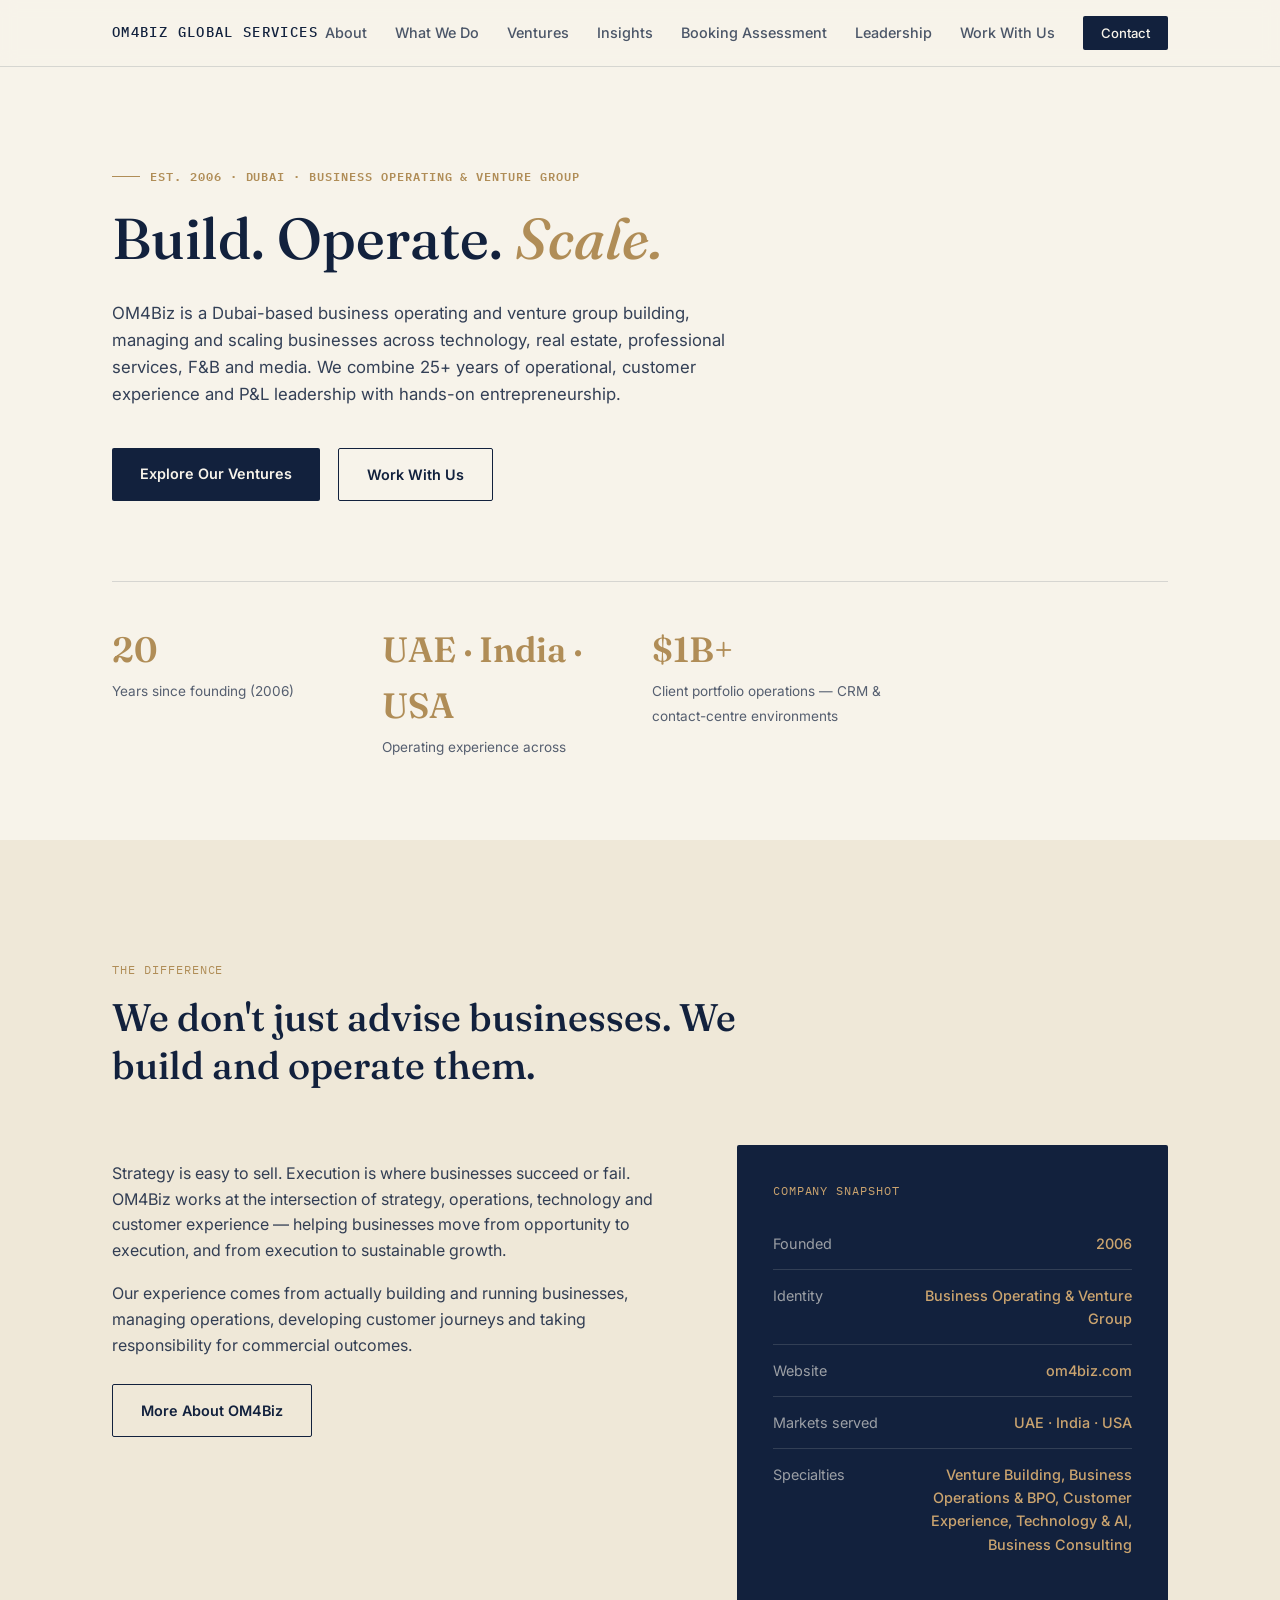
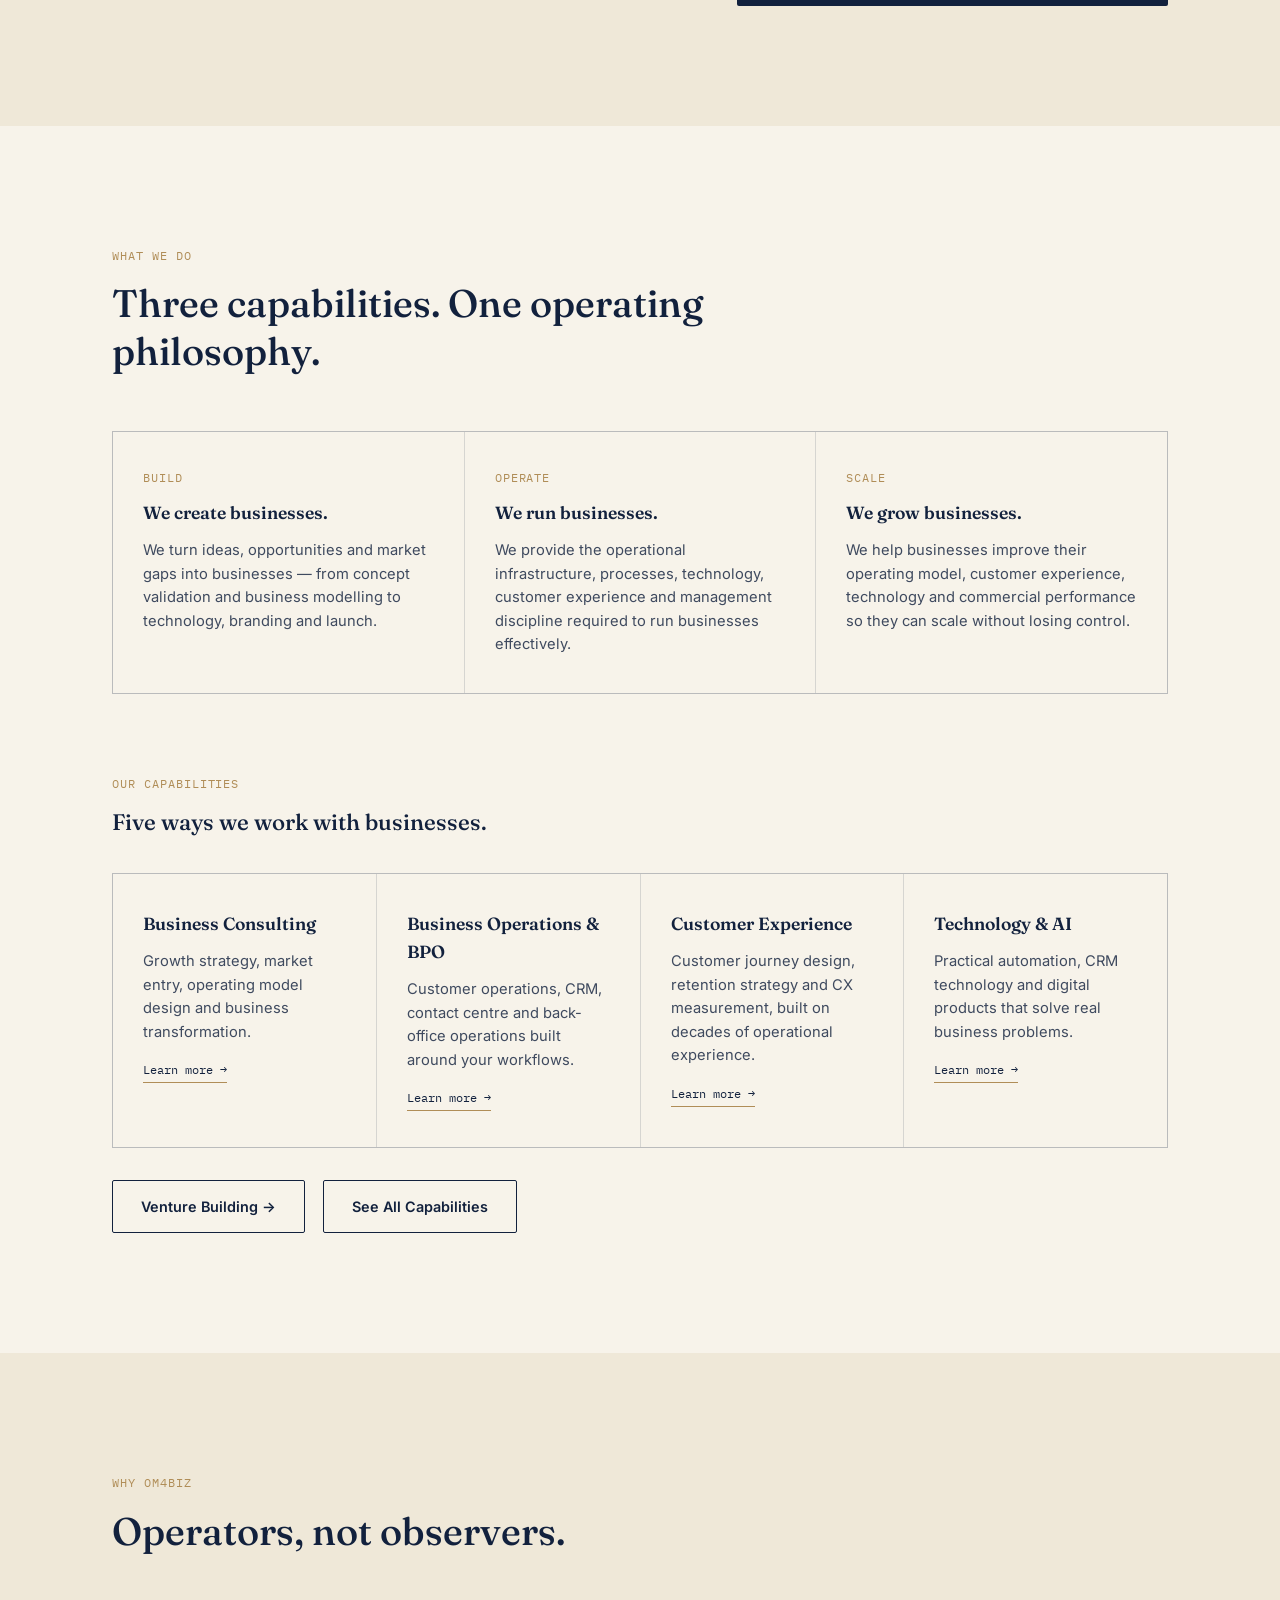
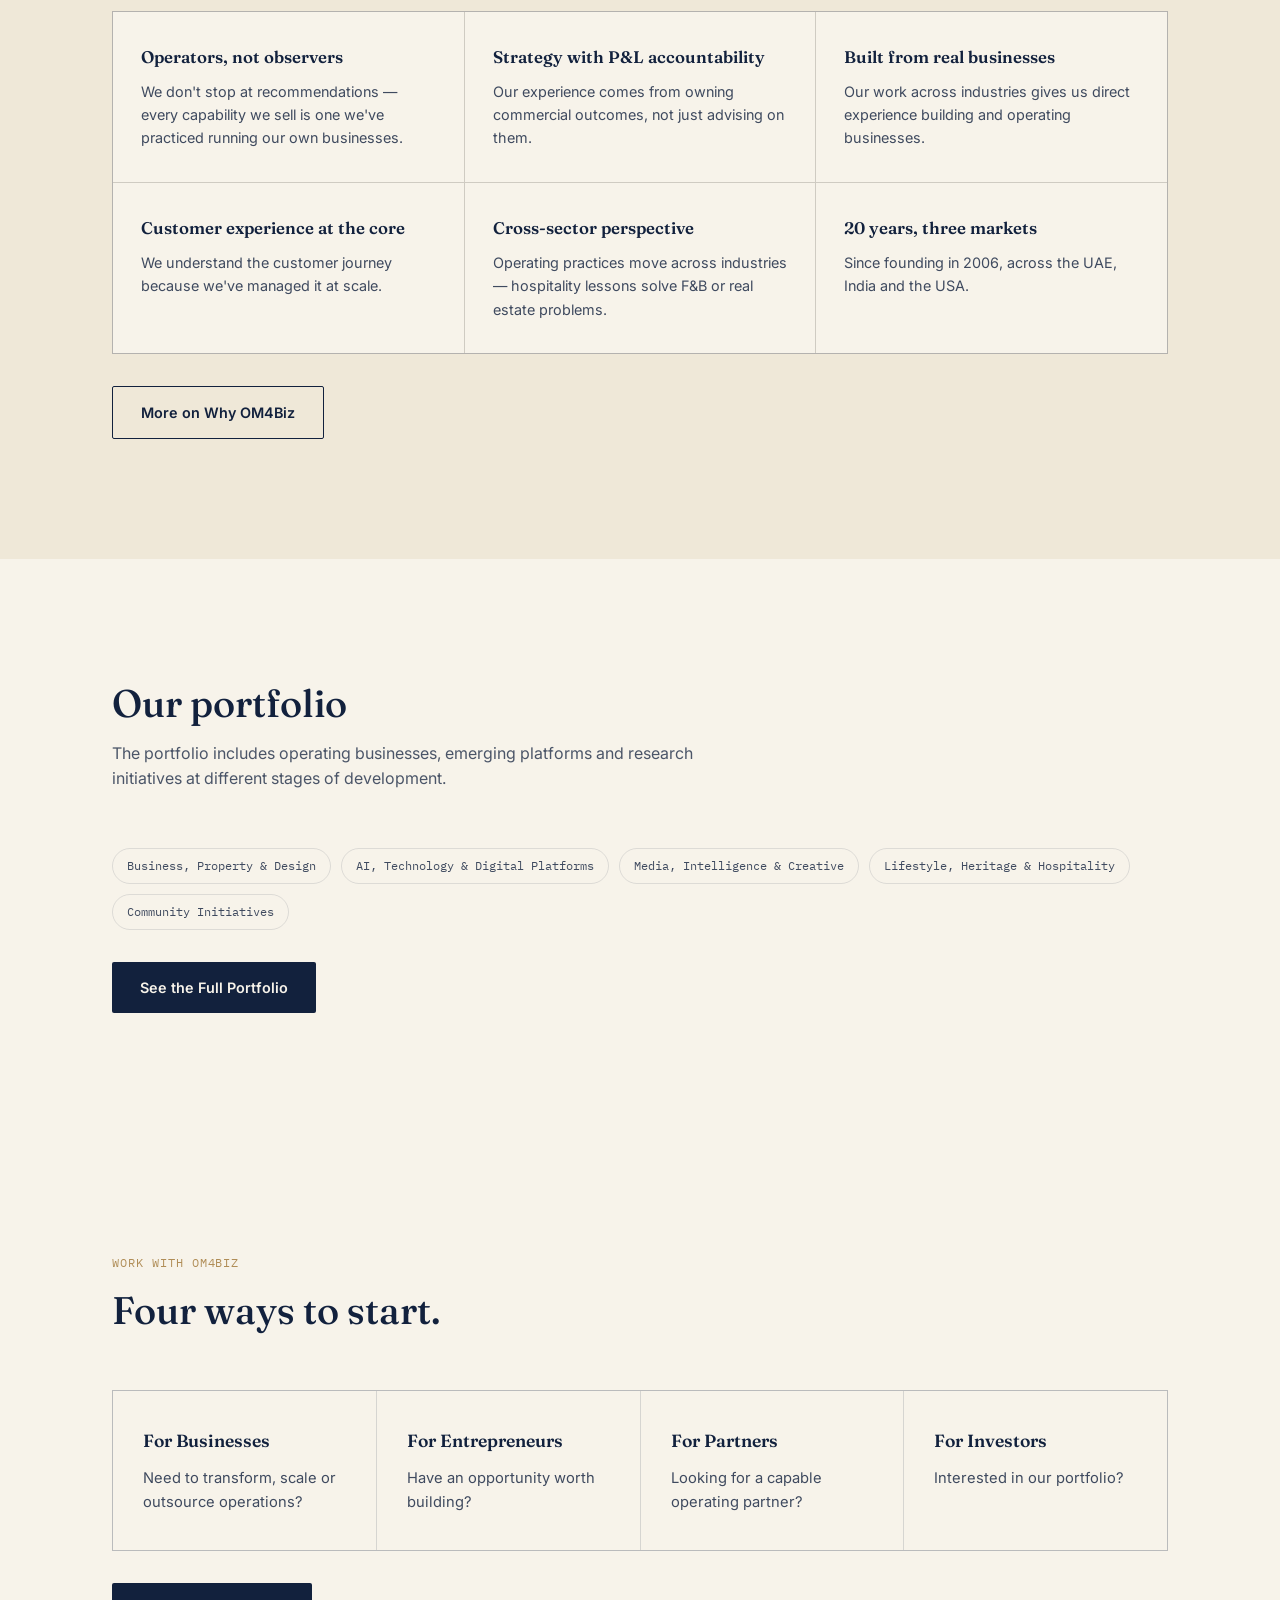
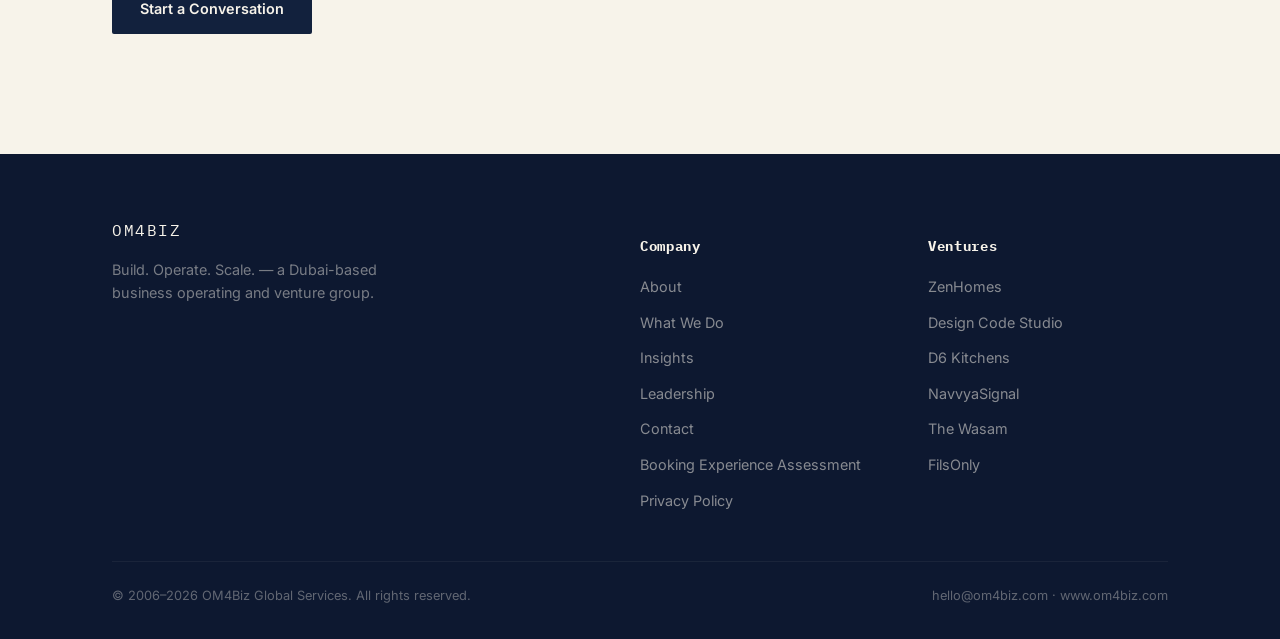
<file: index.html>
<!DOCTYPE html>
<html lang="en">
<head>
<meta charset="UTF-8">
<meta name="viewport" content="width=device-width, initial-scale=1.0">
<title>OM4Biz | Business Operating & Venture Group in Dubai</title>
<meta name="description" content="OM4Biz is a Dubai-based business operating and venture group building, operating and scaling businesses across technology, real estate, F&B, professional services and media.">
<link rel="canonical" href="https://www.om4biz.com/">
<link rel="alternate" type="application/rss+xml" title="OM4Biz Insights" href="https://www.om4biz.com/feed.xml">
<meta property="og:title" content="OM4Biz — Build. Operate. Scale.">
<meta property="og:description" content="A Dubai-based business operating and venture group building, operating and scaling businesses across technology, real estate, professional services, F&B and media.">
<meta property="og:image" content="https://www.om4biz.com/og-image.png">
<meta property="og:image:width" content="1200">
<meta property="og:image:height" content="630">
<meta property="og:type" content="website">
<meta property="og:url" content="https://www.om4biz.com/">
<meta name="twitter:card" content="summary_large_image">
<meta name="twitter:title" content="OM4Biz — Build. Operate. Scale.">
<meta name="twitter:description" content="A Dubai-based business operating and venture group building, operating and scaling businesses across technology, real estate, professional services, F&B and media.">
<meta name="twitter:image" content="https://www.om4biz.com/og-image.png">
<link rel="preconnect" href="https://fonts.googleapis.com">
<link rel="preconnect" href="https://fonts.gstatic.com" crossorigin>
<link href="https://fonts.googleapis.com/css2?family=Fraunces:opsz,wght@9..144,400;9..144,500;9..144,600;9..144,700&family=Inter:wght@400;500;600&family=IBM+Plex+Mono:wght@400;500&display=swap" rel="stylesheet">
<link rel="stylesheet" href="/assets/style.css">
<script type="application/ld+json">
{"@context":"https://schema.org","@type":"Organization","name":"OM4Biz Global Services","alternateName":"OM4Biz","url":"https://www.om4biz.com","logo":"https://www.om4biz.com/og-image.png","description":"A Dubai-based business operating and venture group building, operating and scaling businesses across technology, real estate, professional services, F&B and media.","foundingDate":"2006","founder":{"@type":"Person","name":"Navvin S Bhalla","jobTitle":"Founder & Managing Director"},"address":{"@type":"PostalAddress","addressLocality":"Dubai","addressCountry":"AE"}}
</script>
<script type="application/ld+json">
{"@context":"https://schema.org","@type":"WebSite","name":"OM4Biz","url":"https://www.om4biz.com"}
</script>
</head>
<body>

<header class="nav">
  <div class="nav-inner">
    <a class="nav-brand" href="/">OM4BIZ GLOBAL SERVICES</a>
    <ul class="nav-links">
      <li><a href="/about/">About</a></li>
      <li><a href="/what-we-do/">What We Do</a></li>
      <li><a href="/ventures/">Ventures</a></li>
      <li><a href="/insights/">Insights</a></li>
      <li><a href="/booking-assessment/">Booking Assessment</a></li>
      <li><a href="/leadership/">Leadership</a></li>
      <li><a href="/work-with-us/">Work With Us</a></li>
      <li><a href="/contact/" class="nav-cta">Contact</a></li>
    </ul>
  </div>
</header>

<section class="hero">
  <div class="wrap">
    <div class="eyebrow mono">Est. 2006 · Dubai · Business Operating & Venture Group</div>
    <h1>Build. Operate. <em>Scale.</em></h1>
    <p class="lead">OM4Biz is a Dubai-based business operating and venture group building, managing and scaling businesses across technology, real estate, professional services, F&B and media. We combine 25+ years of operational, customer experience and P&L leadership with hands-on entrepreneurship.</p>
    <div class="cta-row">
      <a href="/ventures/" class="btn btn-primary">Explore Our Ventures</a>
      <a href="/contact/" class="btn btn-outline">Work With Us</a>
    </div>
    <div class="stat-row">
      <div class="stat"><b>20</b><span>Years since founding (2006)</span></div>
      <div class="stat"><b>UAE · India · USA</b><span>Operating experience across</span></div>
      <div class="stat"><b>$1B+</b><span>Client portfolio operations — CRM & contact-centre environments</span></div>
    </div>
  </div>
</section>

<section id="difference" style="background:var(--paper-dim);">
  <div class="wrap">
    <div class="section-head reveal">
      <span class="mono">The difference</span>
      <h2>We don't just advise businesses. We build and operate them.</h2>
    </div>
    <div class="about-grid">
      <div class="reveal">
        <p>Strategy is easy to sell. Execution is where businesses succeed or fail. OM4Biz works at the intersection of strategy, operations, technology and customer experience — helping businesses move from opportunity to execution, and from execution to sustainable growth.</p>
        <p>Our experience comes from actually building and running businesses, managing operations, developing customer journeys and taking responsibility for commercial outcomes.</p>
        <a href="/about/" class="btn btn-outline" style="margin-top:8px;">More About OM4Biz</a>
      </div>
      <div class="snapshot reveal">
        <div class="mono" style="color:var(--gold-soft);margin-bottom:18px;">Company snapshot</div>
        <div class="row"><dt>Founded</dt><dd>2006</dd></div>
        <div class="row"><dt>Identity</dt><dd>Business Operating & Venture Group</dd></div>
        <div class="row"><dt>Website</dt><dd>om4biz.com</dd></div>
        <div class="row"><dt>Markets served</dt><dd>UAE · India · USA</dd></div>
        <div class="row"><dt>Specialties</dt><dd>Venture Building, Business Operations & BPO, Customer Experience, Technology & AI, Business Consulting</dd></div>
      </div>
    </div>
  </div>
</section>

<section id="what-we-do">
  <div class="wrap">
    <div class="section-head reveal">
      <span class="mono">What we do</span>
      <h2>Three capabilities. One operating philosophy.</h2>
    </div>
    <div class="service-grid reveal">
      <div class="service-card">
        <span class="mono">Build</span>
        <h3>We create businesses.</h3>
        <p>We turn ideas, opportunities and market gaps into businesses — from concept validation and business modelling to technology, branding and launch.</p>
      </div>
      <div class="service-card">
        <span class="mono">Operate</span>
        <h3>We run businesses.</h3>
        <p>We provide the operational infrastructure, processes, technology, customer experience and management discipline required to run businesses effectively.</p>
      </div>
      <div class="service-card">
        <span class="mono">Scale</span>
        <h3>We grow businesses.</h3>
        <p>We help businesses improve their operating model, customer experience, technology and commercial performance so they can scale without losing control.</p>
      </div>
    </div>

    <div class="subsection-head reveal">
      <span class="mono">Our capabilities</span>
      <h3>Five ways we work with businesses.</h3>
    </div>
    <div class="grid-4 reveal">
      <div class="service-card">
        <h3>Business Consulting</h3>
        <p>Growth strategy, market entry, operating model design and business transformation.</p>
        <a class="card-link" href="/business-consulting/">Learn more →</a>
      </div>
      <div class="service-card">
        <h3>Business Operations & BPO</h3>
        <p>Customer operations, CRM, contact centre and back-office operations built around your workflows.</p>
        <a class="card-link" href="/business-operations-bpo/">Learn more →</a>
      </div>
      <div class="service-card">
        <h3>Customer Experience</h3>
        <p>Customer journey design, retention strategy and CX measurement, built on decades of operational experience.</p>
        <a class="card-link" href="/customer-experience/">Learn more →</a>
      </div>
      <div class="service-card">
        <h3>Technology & AI</h3>
        <p>Practical automation, CRM technology and digital products that solve real business problems.</p>
        <a class="card-link" href="/technology-ai/">Learn more →</a>
      </div>
    </div>
    <div class="cta-row reveal" style="margin-top:32px;">
      <a href="/venture-building/" class="btn btn-outline">Venture Building →</a>
      <a href="/what-we-do/" class="btn btn-outline">See All Capabilities</a>
    </div>
  </div>
</section>

<section id="why" style="background:var(--paper-dim);">
  <div class="wrap">
    <div class="section-head reveal">
      <span class="mono">Why OM4Biz</span>
      <h2>Operators, not observers.</h2>
    </div>
    <div class="why-grid reveal">
      <div class="why-card"><h3>Operators, not observers</h3><p>We don't stop at recommendations — every capability we sell is one we've practiced running our own businesses.</p></div>
      <div class="why-card"><h3>Strategy with P&L accountability</h3><p>Our experience comes from owning commercial outcomes, not just advising on them.</p></div>
      <div class="why-card"><h3>Built from real businesses</h3><p>Our work across industries gives us direct experience building and operating businesses.</p></div>
      <div class="why-card"><h3>Customer experience at the core</h3><p>We understand the customer journey because we've managed it at scale.</p></div>
      <div class="why-card"><h3>Cross-sector perspective</h3><p>Operating practices move across industries — hospitality lessons solve F&B or real estate problems.</p></div>
      <div class="why-card"><h3>20 years, three markets</h3><p>Since founding in 2006, across the UAE, India and the USA.</p></div>
    </div>
    <div class="cta-row reveal" style="margin-top:32px;">
      <a href="/about/" class="btn btn-outline">More on Why OM4Biz</a>
    </div>
  </div>
</section>

<section id="ventures-teaser">
  <div class="wrap">
    <div class="section-head reveal">
      <h2>Our portfolio</h2>
      <p style="opacity:0.75;margin-top:14px;">The portfolio includes operating businesses, emerging platforms and research initiatives at different stages of development.</p>
    </div>
    <div class="tag-cloud reveal">
      <span>Business, Property &amp; Design</span>
      <span>AI, Technology &amp; Digital Platforms</span>
      <span>Media, Intelligence &amp; Creative</span>
      <span>Lifestyle, Heritage &amp; Hospitality</span>
      <span>Community Initiatives</span>
    </div>
    <div class="cta-row reveal" style="margin-top:32px;">
      <a href="/ventures/" class="btn btn-primary">See the Full Portfolio</a>
    </div>
  </div>
</section>

<section id="work-with-teaser">
  <div class="wrap">
    <div class="section-head reveal">
      <span class="mono">Work with OM4Biz</span>
      <h2>Four ways to start.</h2>
    </div>
    <div class="grid-4 reveal">
      <div class="service-card"><h3>For Businesses</h3><p>Need to transform, scale or outsource operations?</p></div>
      <div class="service-card"><h3>For Entrepreneurs</h3><p>Have an opportunity worth building?</p></div>
      <div class="service-card"><h3>For Partners</h3><p>Looking for a capable operating partner?</p></div>
      <div class="service-card"><h3>For Investors</h3><p>Interested in our portfolio?</p></div>
    </div>
    <div class="cta-row reveal" style="margin-top:32px;">
      <a href="/work-with-us/" class="btn btn-primary">Start a Conversation</a>
    </div>
  </div>
</section>

<footer>
  <div class="wrap">
    <div class="footer-grid">
      <div>
        <div class="footer-brand">OM4BIZ</div>
        <p style="max-width:320px;font-size:0.9rem;opacity:0.7;">Build. Operate. Scale. — a Dubai-based business operating and venture group.</p>
      </div>
      <div>
        <h4>Company</h4>
        <ul>
          <li><a href="/about/">About</a></li>
          <li><a href="/what-we-do/">What We Do</a></li>
          <li><a href="/insights/">Insights</a></li>
          <li><a href="/leadership/">Leadership</a></li>
          <li><a href="/contact/">Contact</a></li>
          <li><a href="/booking-assessment/">Booking Experience Assessment</a></li>
          <li><a href="/privacy-policy/">Privacy Policy</a></li>
        </ul>
      </div>
      <div>
        <h4>Ventures</h4>
        <ul>
          <li><a href="https://zenhomesglobal.com" target="_blank" rel="noopener">ZenHomes</a></li>
          <li><a href="https://designcode.ae" target="_blank" rel="noopener">Design Code Studio</a></li>
          <li><a href="https://d6kitchens.com" target="_blank" rel="noopener">D6 Kitchens</a></li>
          <li><a href="https://navvyasignal.com" target="_blank" rel="noopener">NavvyaSignal</a></li>
          <li><a href="https://thewasam.com" target="_blank" rel="noopener">The Wasam</a></li>
          <li><a href="https://www.filsonly.com" target="_blank" rel="noopener">FilsOnly</a></li>
        </ul>
      </div>
    </div>
    <div class="footer-bottom">
      <span>© 2006–2026 OM4Biz Global Services. All rights reserved.</span>
      <span>hello@om4biz.com · www.om4biz.com</span>
    </div>
  </div>
</footer>

<script src="/assets/reveal.js"></script>
</body>
</html>
</file>
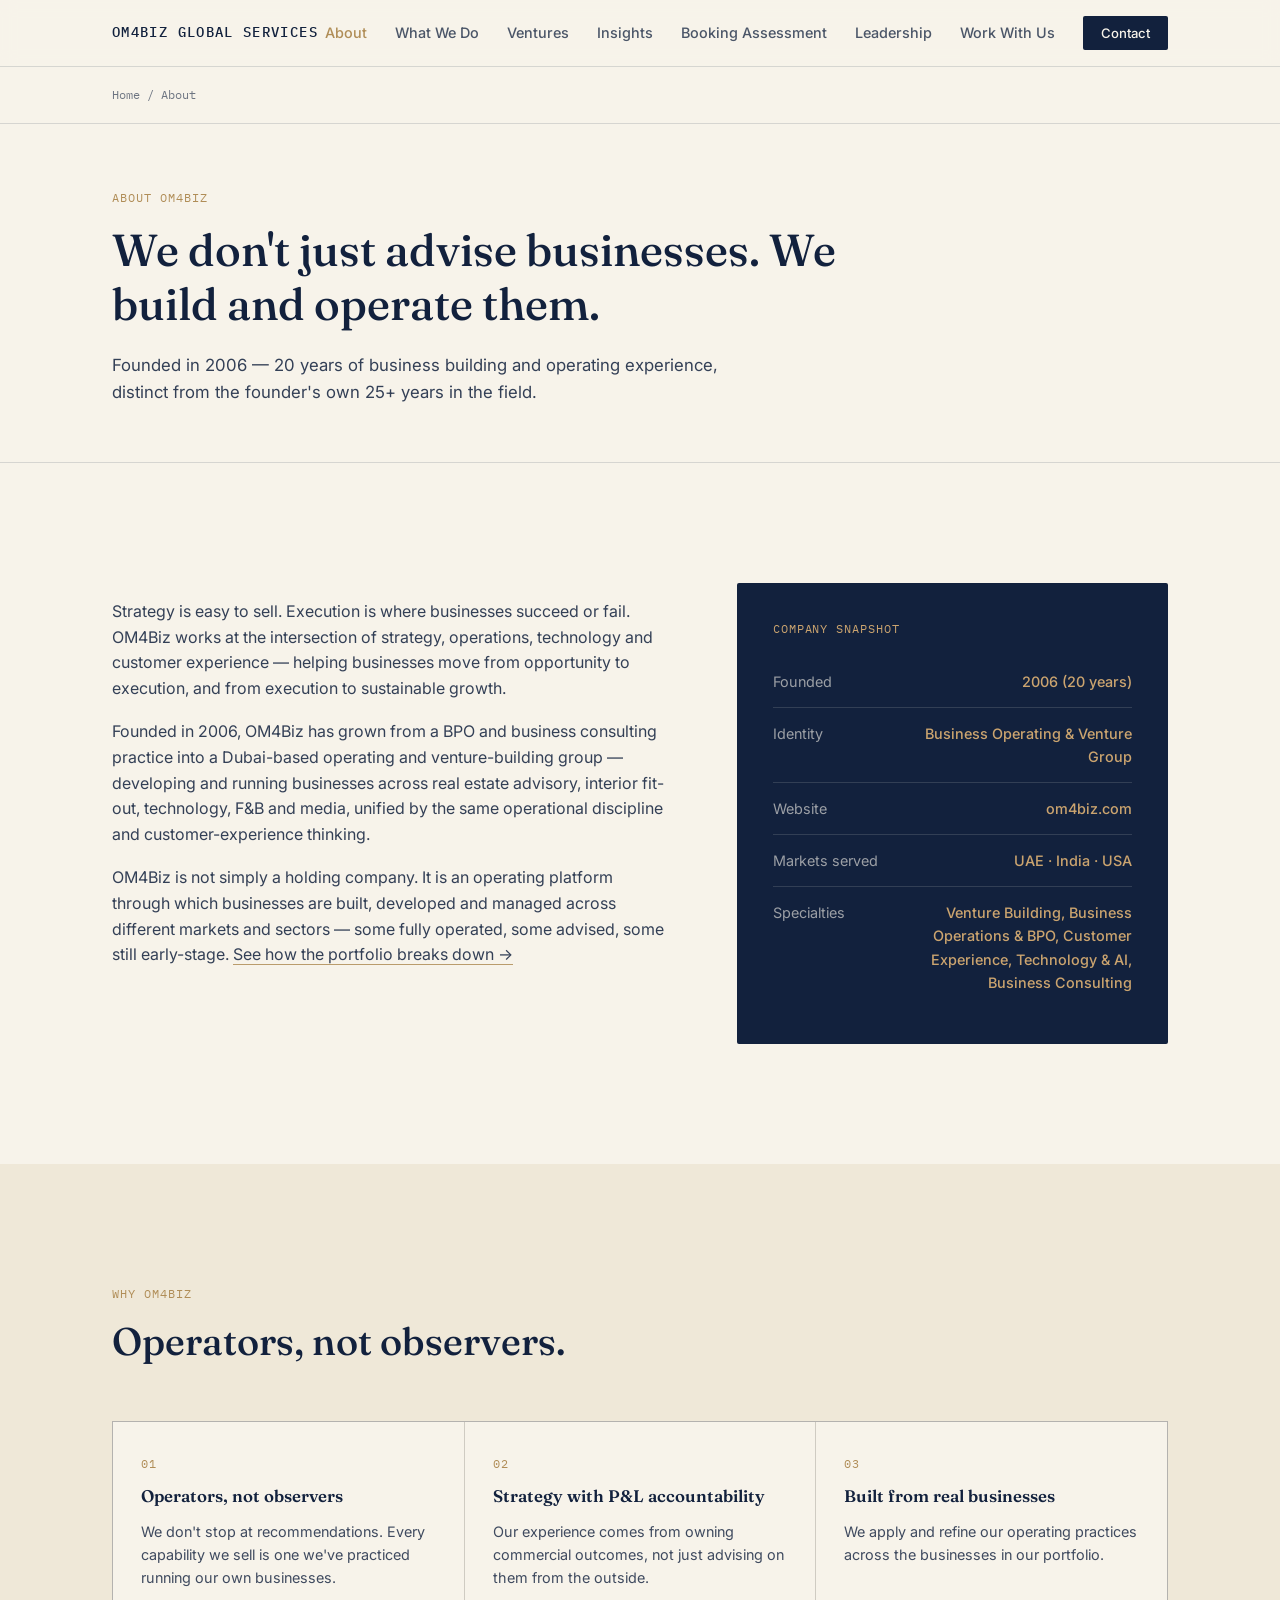
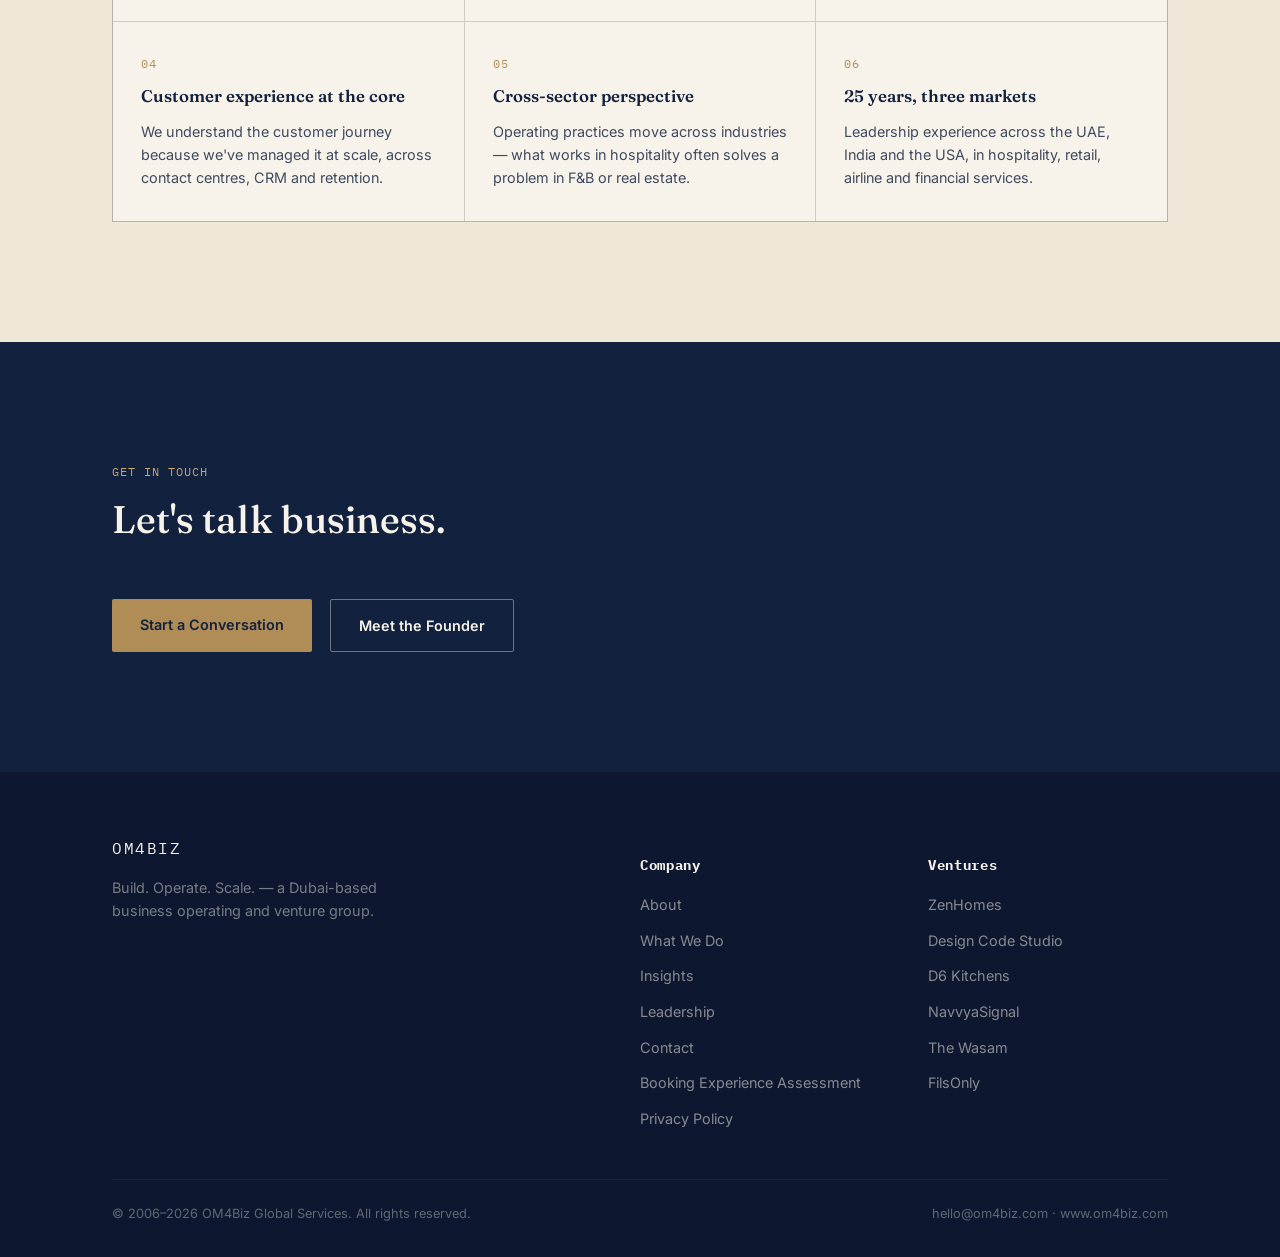
<file: about/index.html>
<!DOCTYPE html>
<html lang="en">
<head>
<meta charset="UTF-8">
<meta name="viewport" content="width=device-width, initial-scale=1.0">
<title>About OM4Biz | Business Operating Group Dubai</title>
<meta name="description" content="OM4Biz was built on 25+ years of operating, customer experience and P&L leadership across the UAE, India and USA — 20 years as a company, building businesses and developing ventures.">
<link rel="canonical" href="https://www.om4biz.com/about/">
<link rel="alternate" type="application/rss+xml" title="OM4Biz Insights" href="https://www.om4biz.com/feed.xml">
<meta property="og:title" content="About OM4Biz">
<meta property="og:description" content="OM4Biz was built on 25+ years of operating, customer experience and P&L leadership across the UAE, India and USA.">
<meta property="og:image" content="https://www.om4biz.com/og-image.png">
<meta property="og:type" content="website">
<meta property="og:url" content="https://www.om4biz.com/about/">
<meta name="twitter:card" content="summary_large_image">
<link rel="preconnect" href="https://fonts.googleapis.com">
<link rel="preconnect" href="https://fonts.gstatic.com" crossorigin>
<link href="https://fonts.googleapis.com/css2?family=Fraunces:opsz,wght@9..144,400;9..144,500;9..144,600;9..144,700&family=Inter:wght@400;500;600&family=IBM+Plex+Mono:wght@400;500&display=swap" rel="stylesheet">
<link rel="stylesheet" href="/assets/style.css">
<script type="application/ld+json">
{"@context":"https://schema.org","@type":"BreadcrumbList","itemListElement":[{"@type":"ListItem","position":1,"name":"Home","item":"https://www.om4biz.com/"},{"@type":"ListItem","position":2,"name":"About","item":"https://www.om4biz.com/about/"}]}
</script>
</head>
<body>

<header class="nav">
  <div class="nav-inner">
    <a class="nav-brand" href="/">OM4BIZ GLOBAL SERVICES</a>
    <ul class="nav-links">
      <li><a href="/about/" class="active">About</a></li>
      <li><a href="/what-we-do/">What We Do</a></li>
      <li><a href="/ventures/">Ventures</a></li>
      <li><a href="/insights/">Insights</a></li>
      <li><a href="/booking-assessment/">Booking Assessment</a></li>
      <li><a href="/leadership/">Leadership</a></li>
      <li><a href="/work-with-us/">Work With Us</a></li>
      <li><a href="/contact/" class="nav-cta">Contact</a></li>
    </ul>
  </div>
</header>

<nav class="breadcrumb"><div class="wrap"><a href="/">Home</a> / About</div></nav>

<section class="page-hero">
  <div class="wrap">
    <span class="mono">About OM4Biz</span>
    <h1>We don't just advise businesses. We build and operate them.</h1>
    <p class="lead">Founded in 2006 — 20 years of business building and operating experience, distinct from the founder's own 25+ years in the field.</p>
  </div>
</section>

<section>
  <div class="wrap">
    <div class="about-grid">
      <div class="reveal">
        <p>Strategy is easy to sell. Execution is where businesses succeed or fail. OM4Biz works at the intersection of strategy, operations, technology and customer experience — helping businesses move from opportunity to execution, and from execution to sustainable growth.</p>
        <p>Founded in 2006, OM4Biz has grown from a BPO and business consulting practice into a Dubai-based operating and venture-building group — developing and running businesses across real estate advisory, interior fit-out, technology, F&B and media, unified by the same operational discipline and customer-experience thinking.</p>
        <p>OM4Biz is not simply a holding company. It is an operating platform through which businesses are built, developed and managed across different markets and sectors — some fully operated, some advised, some still early-stage. <a href="/ventures/" style="border-bottom:1px solid var(--gold);text-decoration:none;">See how the portfolio breaks down →</a></p>
      </div>
      <div class="snapshot reveal">
        <div class="mono" style="color:var(--gold-soft);margin-bottom:18px;">Company snapshot</div>
        <div class="row"><dt>Founded</dt><dd>2006 (20 years)</dd></div>
        <div class="row"><dt>Identity</dt><dd>Business Operating & Venture Group</dd></div>
        <div class="row"><dt>Website</dt><dd>om4biz.com</dd></div>
        <div class="row"><dt>Markets served</dt><dd>UAE · India · USA</dd></div>
        <div class="row"><dt>Specialties</dt><dd>Venture Building, Business Operations & BPO, Customer Experience, Technology & AI, Business Consulting</dd></div>
      </div>
    </div>
  </div>
</section>

<section style="background:var(--paper-dim);">
  <div class="wrap">
    <div class="section-head reveal">
      <span class="mono">Why OM4Biz</span>
      <h2>Operators, not observers.</h2>
    </div>
    <div class="why-grid reveal">
      <div class="why-card">
        <span class="mono">01</span>
        <h3>Operators, not observers</h3>
        <p>We don't stop at recommendations. Every capability we sell is one we've practiced running our own businesses.</p>
      </div>
      <div class="why-card">
        <span class="mono">02</span>
        <h3>Strategy with P&L accountability</h3>
        <p>Our experience comes from owning commercial outcomes, not just advising on them from the outside.</p>
      </div>
      <div class="why-card">
        <span class="mono">03</span>
        <h3>Built from real businesses</h3>
        <p>We apply and refine our operating practices across the businesses in our portfolio.</p>
      </div>
      <div class="why-card">
        <span class="mono">04</span>
        <h3>Customer experience at the core</h3>
        <p>We understand the customer journey because we've managed it at scale, across contact centres, CRM and retention.</p>
      </div>
      <div class="why-card">
        <span class="mono">05</span>
        <h3>Cross-sector perspective</h3>
        <p>Operating practices move across industries — what works in hospitality often solves a problem in F&B or real estate.</p>
      </div>
      <div class="why-card">
        <span class="mono">06</span>
        <h3>25 years, three markets</h3>
        <p>Leadership experience across the UAE, India and the USA, in hospitality, retail, airline and financial services.</p>
      </div>
    </div>
  </div>
</section>

<section id="contact-section">
  <div class="wrap">
    <div class="section-head reveal">
      <span class="mono">Get in touch</span>
      <h2>Let's talk business.</h2>
    </div>
    <div class="cta-row reveal">
      <a href="/contact/" class="btn btn-primary" style="background:var(--gold);color:var(--navy);">Start a Conversation</a>
      <a href="/leadership/" class="btn btn-outline" style="border-color:rgba(247,243,234,0.4);color:var(--paper);">Meet the Founder</a>
    </div>
  </div>
</section>

<footer>
  <div class="wrap">
    <div class="footer-grid">
      <div>
        <div class="footer-brand">OM4BIZ</div>
        <p style="max-width:320px;font-size:0.9rem;opacity:0.7;">Build. Operate. Scale. — a Dubai-based business operating and venture group.</p>
      </div>
      <div>
        <h4>Company</h4>
        <ul>
          <li><a href="/about/">About</a></li>
          <li><a href="/what-we-do/">What We Do</a></li>
          <li><a href="/insights/">Insights</a></li>
          <li><a href="/leadership/">Leadership</a></li>
          <li><a href="/contact/">Contact</a></li>
          <li><a href="/booking-assessment/">Booking Experience Assessment</a></li>
          <li><a href="/privacy-policy/">Privacy Policy</a></li>
        </ul>
      </div>
      <div>
        <h4>Ventures</h4>
        <ul>
          <li><a href="https://zenhomesglobal.com" target="_blank" rel="noopener">ZenHomes</a></li>
          <li><a href="https://designcode.ae" target="_blank" rel="noopener">Design Code Studio</a></li>
          <li><a href="https://d6kitchens.com" target="_blank" rel="noopener">D6 Kitchens</a></li>
          <li><a href="https://navvyasignal.com" target="_blank" rel="noopener">NavvyaSignal</a></li>
          <li><a href="https://thewasam.com" target="_blank" rel="noopener">The Wasam</a></li>
          <li><a href="https://www.filsonly.com" target="_blank" rel="noopener">FilsOnly</a></li>
        </ul>
      </div>
    </div>
    <div class="footer-bottom">
      <span>© 2006–2026 OM4Biz Global Services. All rights reserved.</span>
      <span>hello@om4biz.com · www.om4biz.com</span>
    </div>
  </div>
</footer>

<script src="/assets/reveal.js"></script>
</body>
</html>
</file>
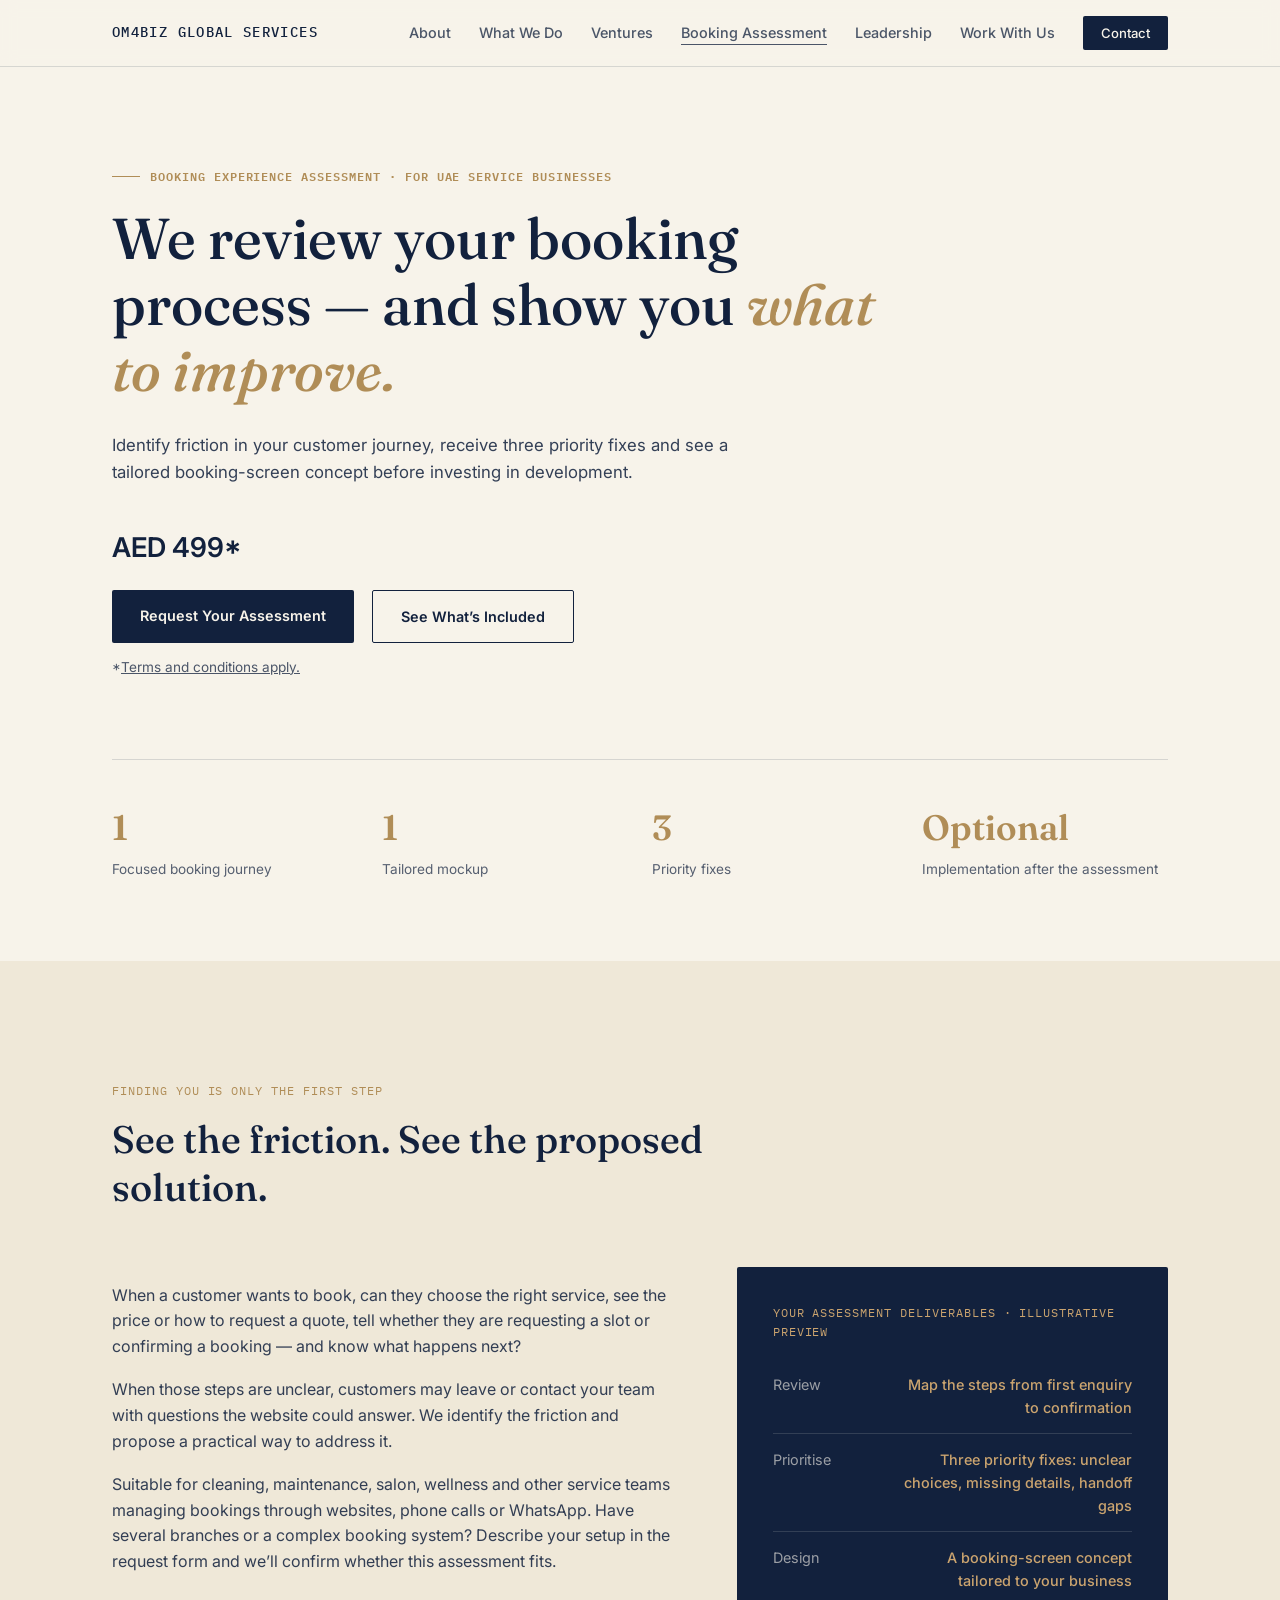
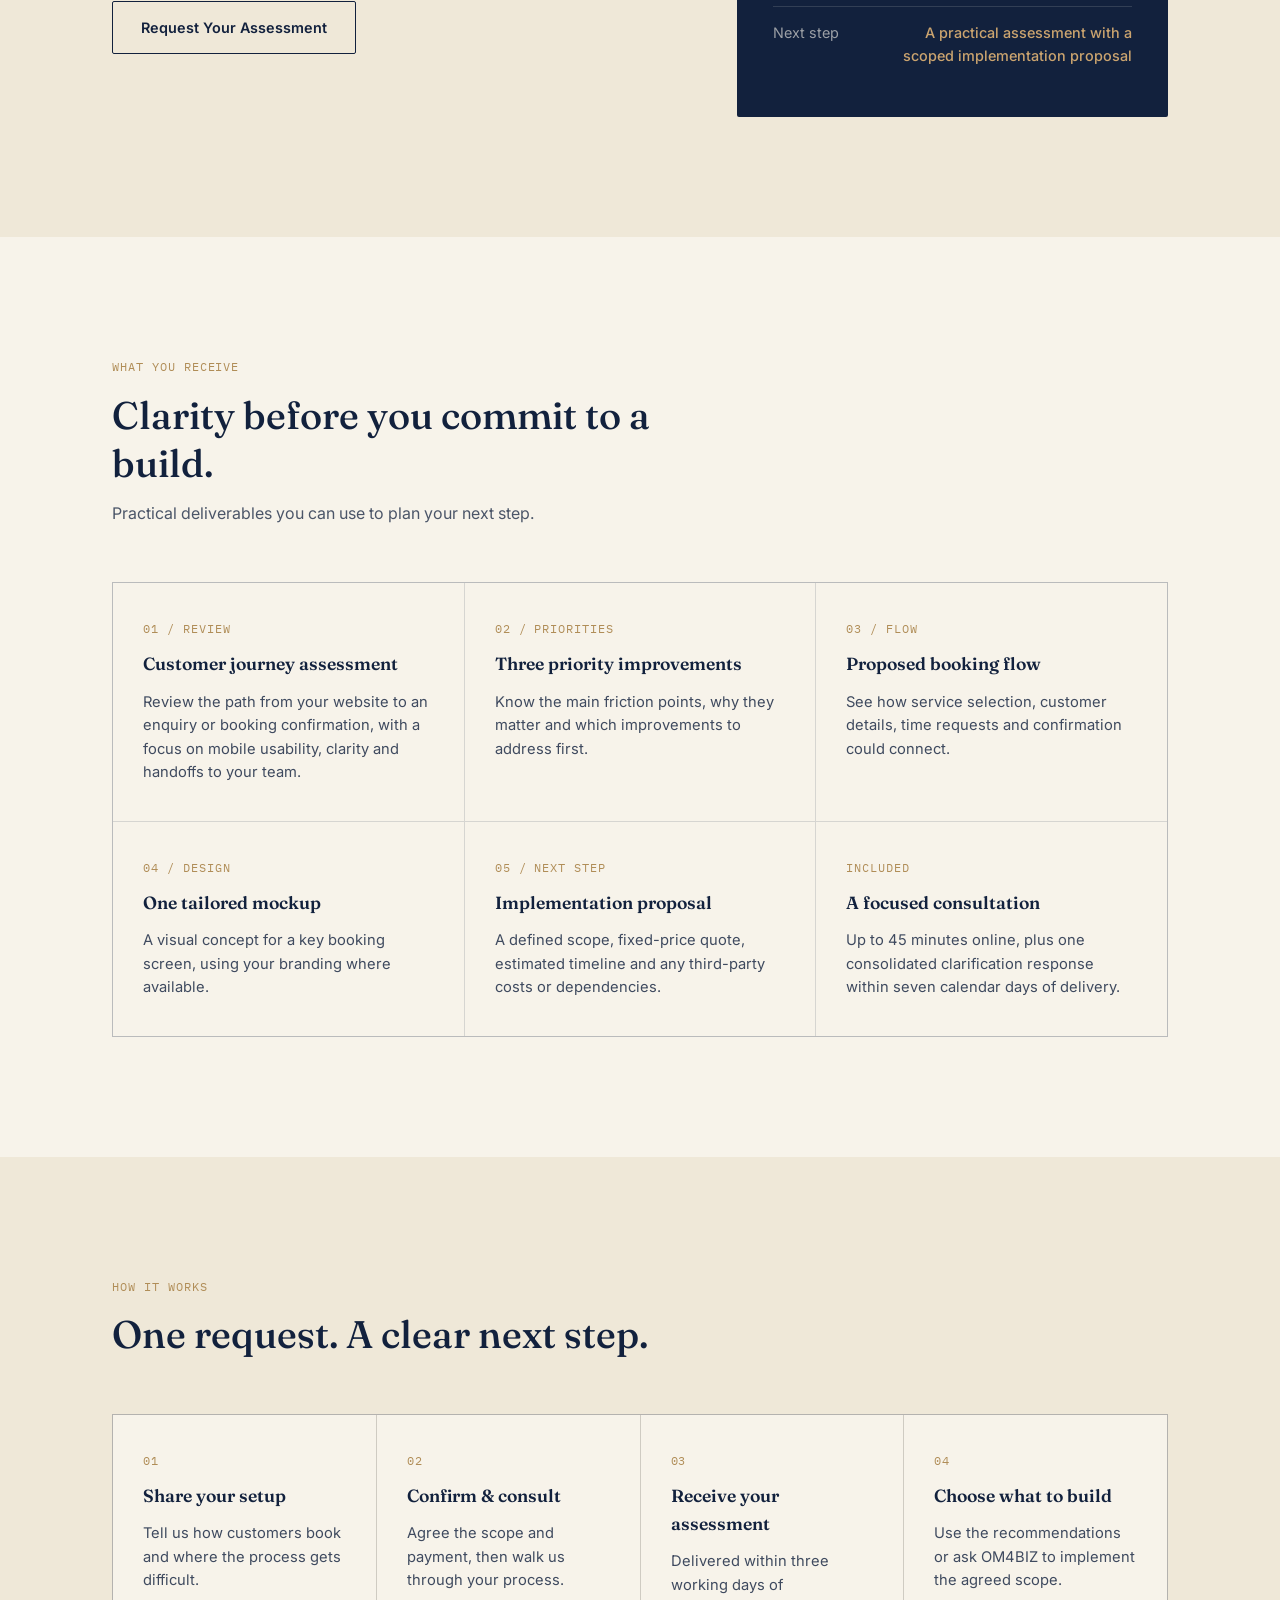
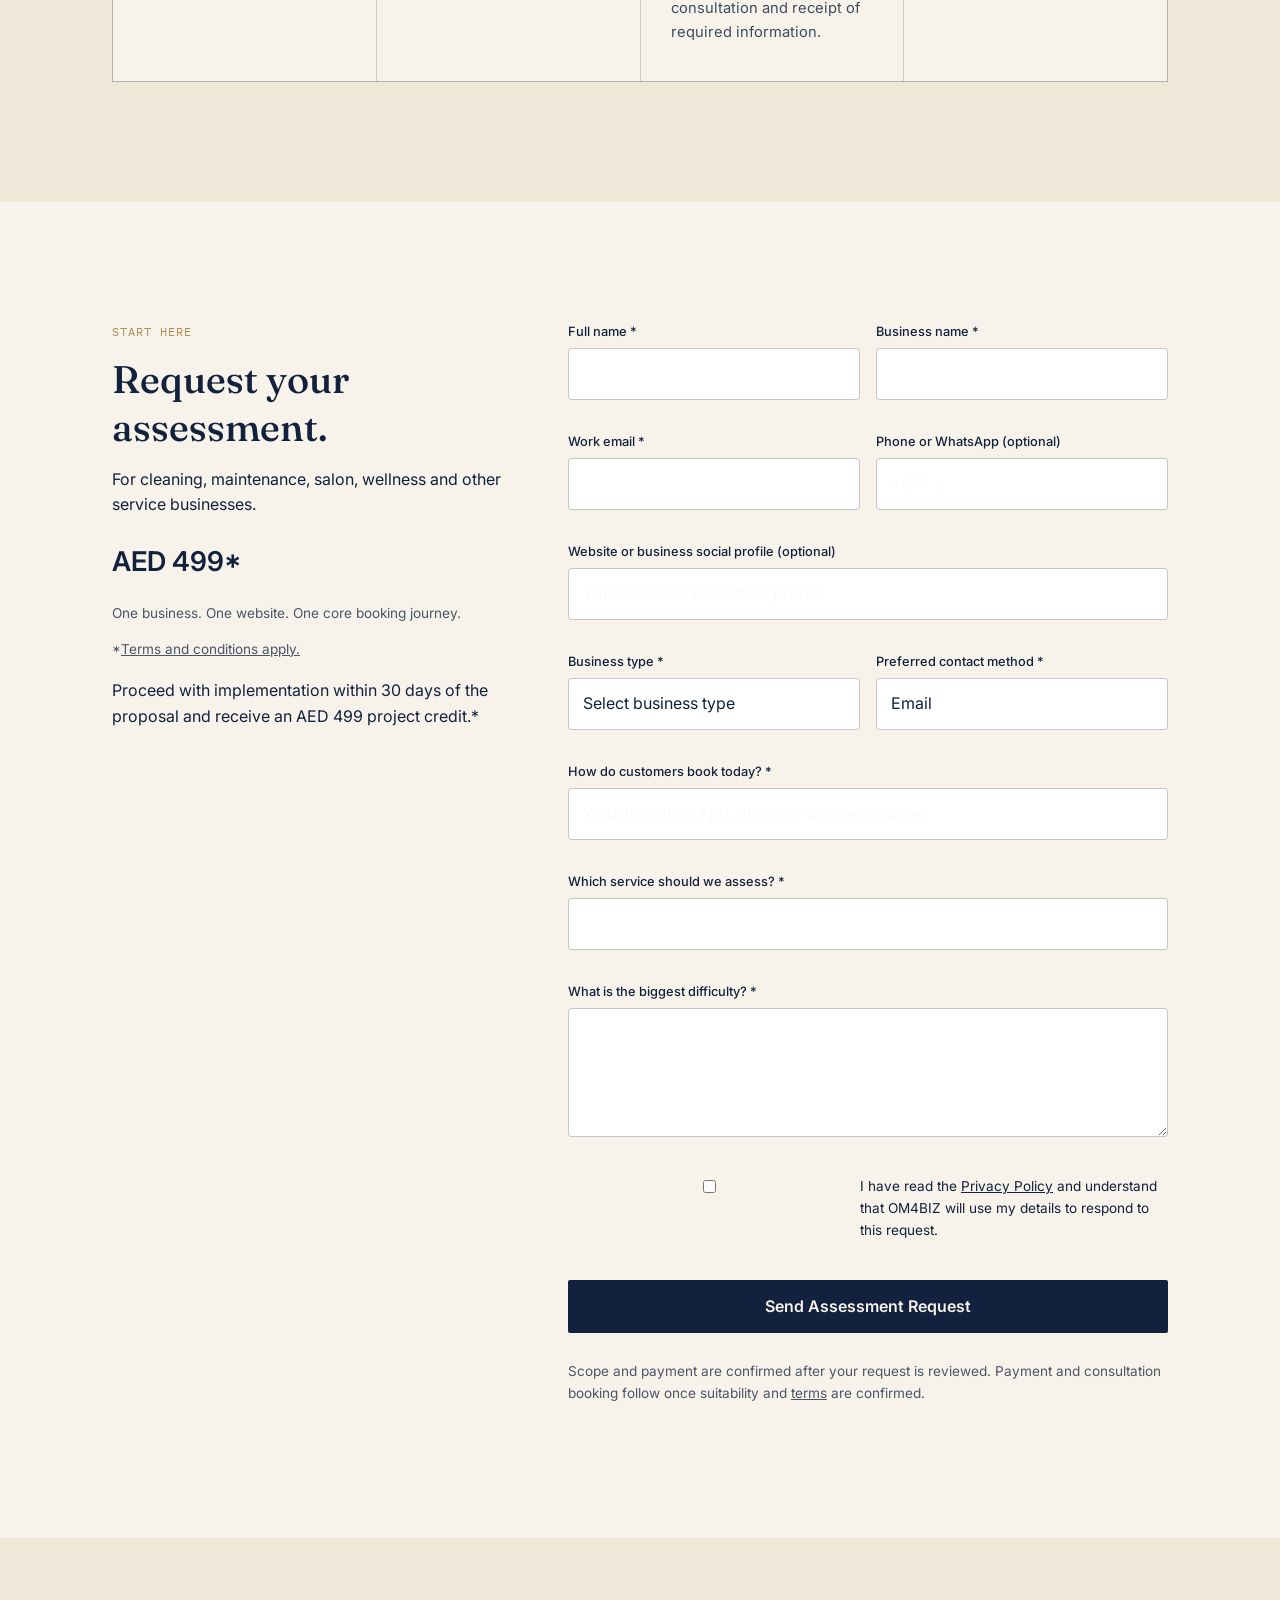
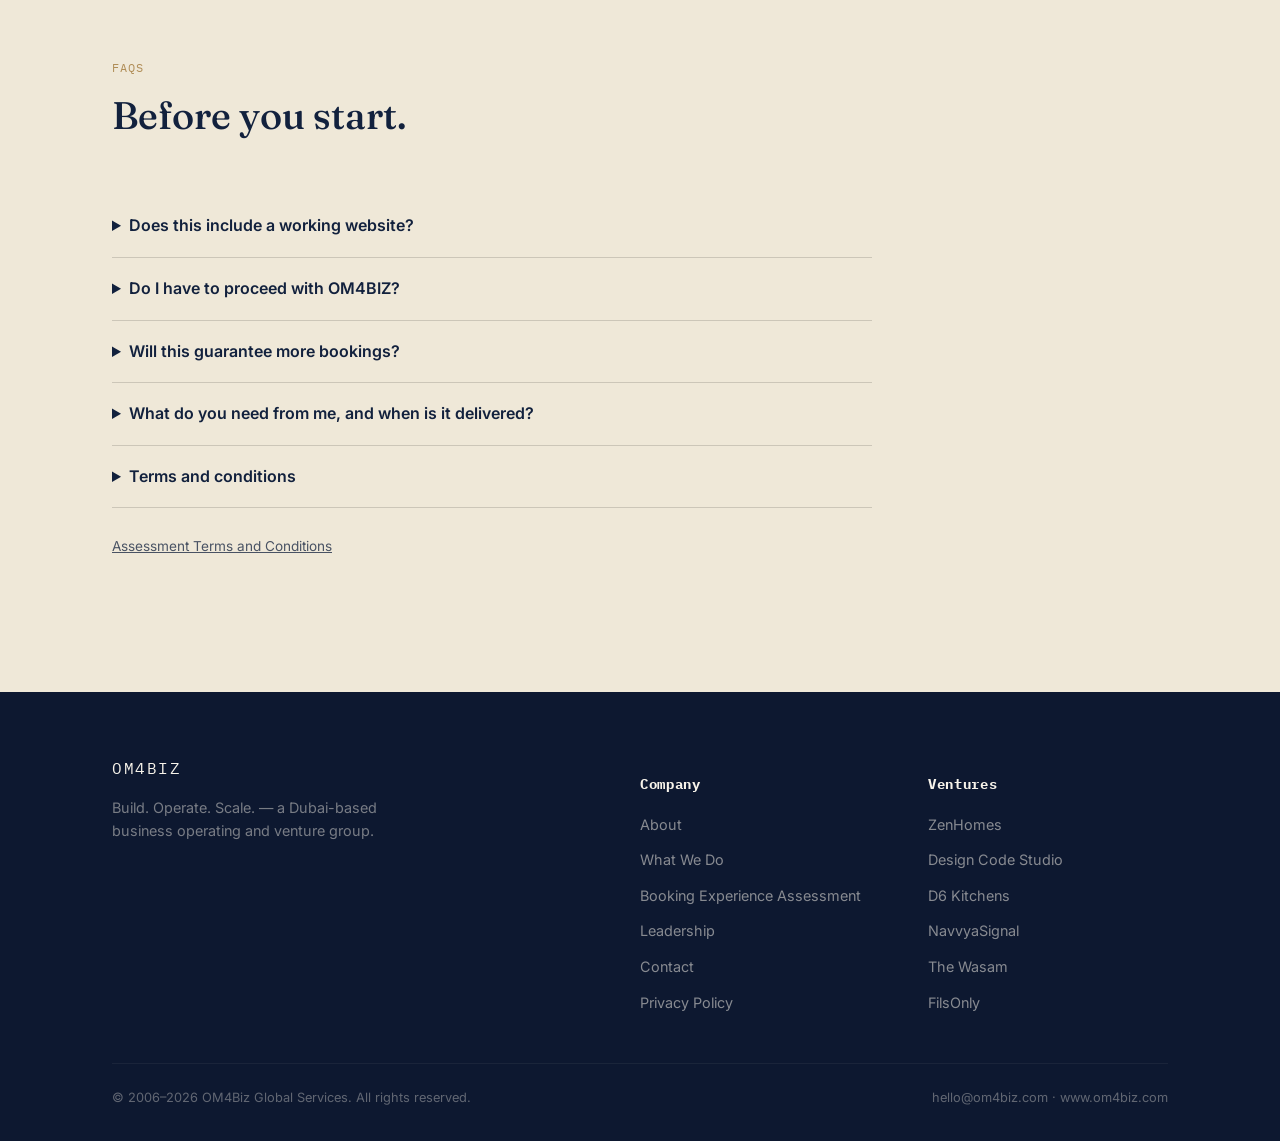
<file: booking-assessment/index.html>
<!DOCTYPE html>
<html lang="en">
<head>
<meta charset="UTF-8">
<meta name="viewport" content="width=device-width, initial-scale=1.0">
<title>Booking Experience Assessment for UAE Businesses | OM4BIZ</title>
<meta name="description" content="Get a Booking Experience Assessment from OM4BIZ: three priority fixes, a tailored mockup and an implementation proposal. Assessment fee: AED 499.">
<link rel="canonical" href="https://www.om4biz.com/booking-assessment/">
<meta property="og:title" content="Booking Experience Assessment | OM4BIZ">
<meta property="og:description" content="A focused assessment for UAE service businesses: three priority fixes, a proposed booking flow and one tailored mockup from OM4BIZ.">
<meta property="og:image" content="https://www.om4biz.com/og-image.png">
<meta property="og:type" content="website">
<meta property="og:url" content="https://www.om4biz.com/booking-assessment/">
<meta name="twitter:card" content="summary_large_image">
<link rel="preconnect" href="https://fonts.googleapis.com">
<link rel="preconnect" href="https://fonts.gstatic.com" crossorigin>
<link href="https://fonts.googleapis.com/css2?family=Fraunces:opsz,wght@9..144,400;9..144,500;9..144,600;9..144,700&family=Inter:wght@400;500;600&family=IBM+Plex+Mono:wght@400;500&display=swap" rel="stylesheet">
<link rel="stylesheet" href="/assets/style.css">
<style>
/* Page-specific additions only. Colours, fonts, header, buttons, cards and footer come from /assets/style.css */
.fine{font-size:.85rem;opacity:.75}
.price{font-weight:600;font-size:1.7rem;margin:22px 0 20px}
.req-grid{display:grid;grid-template-columns:.8fr 1.2fr;gap:56px;align-items:start}
.f{margin-bottom:16px}
.grid2{display:grid;grid-template-columns:1fr 1fr;gap:16px}
form label{display:block;font-size:.8rem;font-weight:500;margin-bottom:6px}
form .r:after{content:" *"}
form input[type=text],form input[type=email],form input[type=tel],form select,form textarea{width:100%;font:inherit;color:inherit;padding:12px 14px;border:1px solid rgba(0,0,0,.22);border-radius:4px;background:#fff}
form .consent{display:flex;gap:10px;align-items:flex-start;font-weight:400;font-size:.85rem}
form .consent input{margin-top:4px}
form button.btn{width:100%;border:0;cursor:pointer;font:inherit;font-weight:600}
.msg{display:none;margin-top:14px;padding:13px 15px;border-radius:4px;font-size:.9rem}
.msg.err{background:#f8e5e0;color:#6e1f12}
.msg.ok{border:1px solid rgba(0,0,0,.25)}
.hp{position:absolute;left:-9999px}
.faq{max-width:760px}
.faq details{border-bottom:1px solid rgba(0,0,0,.15);padding:18px 0}
.faq summary{cursor:pointer;font-weight:600}
.faq details p{margin:12px 0 0}
.step-num{display:block;margin-bottom:10px}
.nav-links a[aria-current]{text-decoration:underline;text-underline-offset:6px}
@media(max-width:900px){.req-grid{grid-template-columns:1fr;gap:36px}}
@media(max-width:600px){.grid2{grid-template-columns:1fr}}
</style>
</head>
<body>

<header class="nav">
  <div class="nav-inner">
    <a class="nav-brand" href="/">OM4BIZ GLOBAL SERVICES</a>
    <ul class="nav-links">
      <li><a href="/about/">About</a></li>
      <li><a href="/what-we-do/">What We Do</a></li>
      <li><a href="/ventures/">Ventures</a></li>
      <li><a href="/booking-assessment/" aria-current="page">Booking Assessment</a></li>
      <li><a href="/leadership/">Leadership</a></li>
      <li><a href="/work-with-us/">Work With Us</a></li>
      <li><a href="/contact/" class="nav-cta">Contact</a></li>
    </ul>
  </div>
</header>

<section class="hero">
  <div class="wrap">
    <div class="eyebrow mono">Booking Experience Assessment · For UAE service businesses</div>
    <h1>We review your booking process — and show you <em>what to improve.</em></h1>
    <p class="lead">Identify friction in your customer journey, receive three priority fixes and see a tailored booking-screen concept before investing in development.</p>
    <div class="price">AED 499*</div>
    <div class="cta-row">
      <a href="#request" class="btn btn-primary">Request Your Assessment</a>
      <a href="#receive" class="btn btn-outline">See What’s Included</a>
    </div>
    <p class="fine" style="margin-top:14px">*<a href="/booking-assessment/terms/">Terms and conditions apply.</a></p>
    <div class="stat-row">
      <div class="stat"><b>1</b><span>Focused booking journey</span></div>
      <div class="stat"><b>1</b><span>Tailored mockup</span></div>
      <div class="stat"><b>3</b><span>Priority fixes</span></div>
      <div class="stat"><b>Optional</b><span>Implementation after the assessment</span></div>
    </div>
  </div>
</section>

<section id="difference" style="background:var(--paper-dim);">
  <div class="wrap">
    <div class="section-head">
      <span class="mono">Finding you is only the first step</span>
      <h2>See the friction. See the proposed solution.</h2>
    </div>
    <div class="about-grid">
      <div>
        <p>When a customer wants to book, can they choose the right service, see the price or how to request a quote, tell whether they are requesting a slot or confirming a booking — and know what happens next?</p>
        <p>When those steps are unclear, customers may leave or contact your team with questions the website could answer. We identify the friction and propose a practical way to address it.</p>
        <p>Suitable for cleaning, maintenance, salon, wellness and other service teams managing bookings through websites, phone calls or WhatsApp. Have several branches or a complex booking system? Describe your setup in the request form and we’ll confirm whether this assessment fits.</p>
        <a href="#request" class="btn btn-outline" style="margin-top:8px;">Request Your Assessment</a>
      </div>
      <div class="snapshot">
        <div class="mono" style="color:var(--gold-soft);margin-bottom:18px;">Your assessment deliverables · Illustrative preview</div>
        <div class="row"><dt>Review</dt><dd>Map the steps from first enquiry to confirmation</dd></div>
        <div class="row"><dt>Prioritise</dt><dd>Three priority fixes: unclear choices, missing details, handoff gaps</dd></div>
        <div class="row"><dt>Design</dt><dd>A booking-screen concept tailored to your business</dd></div>
        <div class="row"><dt>Next step</dt><dd>A practical assessment with a scoped implementation proposal</dd></div>
      </div>
    </div>
  </div>
</section>

<section id="receive">
  <div class="wrap">
    <div class="section-head">
      <span class="mono">What you receive</span>
      <h2>Clarity before you commit to a build.</h2>
      <p style="opacity:0.75;margin-top:14px;">Practical deliverables you can use to plan your next step.</p>
    </div>
    <div class="service-grid">
      <div class="service-card"><span class="mono">01 / Review</span><h3>Customer journey assessment</h3><p>Review the path from your website to an enquiry or booking confirmation, with a focus on mobile usability, clarity and handoffs to your team.</p></div>
      <div class="service-card"><span class="mono">02 / Priorities</span><h3>Three priority improvements</h3><p>Know the main friction points, why they matter and which improvements to address first.</p></div>
      <div class="service-card"><span class="mono">03 / Flow</span><h3>Proposed booking flow</h3><p>See how service selection, customer details, time requests and confirmation could connect.</p></div>
      <div class="service-card"><span class="mono">04 / Design</span><h3>One tailored mockup</h3><p>A visual concept for a key booking screen, using your branding where available.</p></div>
      <div class="service-card"><span class="mono">05 / Next step</span><h3>Implementation proposal</h3><p>A defined scope, fixed-price quote, estimated timeline and any third-party costs or dependencies.</p></div>
      <div class="service-card"><span class="mono">Included</span><h3>A focused consultation</h3><p>Up to 45 minutes online, plus one consolidated clarification response within seven calendar days of delivery.</p></div>
    </div>
  </div>
</section>

<section id="how" style="background:var(--paper-dim);">
  <div class="wrap">
    <div class="section-head">
      <span class="mono">How it works</span>
      <h2>One request. A clear next step.</h2>
    </div>
    <div class="grid-4">
      <div class="service-card"><span class="mono step-num">01</span><h3>Share your setup</h3><p>Tell us how customers book and where the process gets difficult.</p></div>
      <div class="service-card"><span class="mono step-num">02</span><h3>Confirm &amp; consult</h3><p>Agree the scope and payment, then walk us through your process.</p></div>
      <div class="service-card"><span class="mono step-num">03</span><h3>Receive your assessment</h3><p>Delivered within three working days of consultation and receipt of required information.</p></div>
      <div class="service-card"><span class="mono step-num">04</span><h3>Choose what to build</h3><p>Use the recommendations or ask OM4BIZ to implement the agreed scope.</p></div>
    </div>
  </div>
</section>

<section id="request">
  <div class="wrap req-grid">
    <div>
      <div class="section-head" style="margin-bottom:0">
        <span class="mono">Start here</span>
        <h2>Request your assessment.</h2>
      </div>
      <p style="margin-top:16px">For cleaning, maintenance, salon, wellness and other service businesses.</p>
      <div class="price">AED 499*</div>
      <p class="fine">One business. One website. One core booking journey.</p>
      <p class="fine">*<a href="/booking-assessment/terms/">Terms and conditions apply.</a></p>
      <p style="margin-top:18px">Proceed with implementation within 30 days of the proposal and receive an AED 499 project credit.*</p>
    </div>
    <div>
      <!-- Netlify Forms: submissions appear in Netlify dashboard > Forms. Add an email notification there. -->
      <form name="booking-assessment" method="POST" action="/booking-assessment/" data-netlify="true" netlify-honeypot="bot-field" id="assess-form" novalidate>
        <input type="hidden" name="form-name" value="booking-assessment">
        <p class="hp"><label>Leave blank: <input name="bot-field" tabindex="-1" autocomplete="off"></label></p>
        <div class="grid2">
          <div class="f"><label class="r" for="full_name">Full name</label><input type="text" id="full_name" name="full_name" autocomplete="name" required></div>
          <div class="f"><label class="r" for="business_name">Business name</label><input type="text" id="business_name" name="business_name" autocomplete="organization" required></div>
          <div class="f"><label class="r" for="email">Work email</label><input type="email" id="email" name="email" autocomplete="email" required></div>
          <div class="f"><label for="phone">Phone or WhatsApp (optional)</label><input type="tel" id="phone" name="phone" autocomplete="tel" placeholder="+971 …"></div>
        </div>
        <div class="f"><label for="website">Website or business social profile (optional)</label><input type="text" id="website" name="website" placeholder="Your business website or profile"></div>
        <div class="grid2">
          <div class="f"><label class="r" for="business_type">Business type</label>
            <select id="business_type" name="business_type" required><option value="">Select business type</option><option>Cleaning</option><option>Maintenance</option><option>Salon &amp; Beauty</option><option>Wellness</option><option>Other</option></select></div>
          <div class="f"><label class="r" for="contact_method">Preferred contact method</label>
            <select id="contact_method" name="contact_method" required><option>Email</option><option class="num-opt" hidden>Phone</option><option class="num-opt" hidden>WhatsApp</option></select></div>
        </div>
        <div class="f"><label class="r" for="channels">How do customers book today?</label><input type="text" id="channels" name="booking_channels" placeholder="Website, WhatsApp, phone or another channel" required></div>
        <div class="f"><label class="r" for="journey">Which service should we assess?</label><input type="text" id="journey" name="journey" required></div>
        <div class="f"><label class="r" for="difficulty">What is the biggest difficulty?</label><textarea id="difficulty" name="difficulty" rows="4" required></textarea></div>
        <div class="f"><label class="consent"><input type="checkbox" name="privacy_ack" value="yes" required><span>I have read the <a href="/privacy-policy/">Privacy Policy</a> and understand that OM4BIZ will use my details to respond to this request.</span></label></div>
        <button class="btn btn-primary" type="submit">Send Assessment Request</button>
        <p class="fine" style="margin-top:12px">Scope and payment are confirmed after your request is reviewed. Payment and consultation booking follow once suitability and <a href="/booking-assessment/terms/">terms</a> are confirmed.</p>
        <div class="msg err" id="msg-val" role="alert">Please complete the required fields and enter a valid email address.</div>
        <div class="msg err" id="msg-err" role="alert">Your request could not be submitted. Please try again.</div>
      </form>
      <div class="msg ok" id="msg-ok" role="status" tabindex="-1">
        <h3 style="margin-bottom:6px">Your assessment request has been received.</h3>
        <p style="margin:0">OM4BIZ will contact you using your preferred method to confirm the scope, amount payable and next steps. Your consultation and delivery date are confirmed separately.</p>
      </div>
    </div>
  </div>
</section>

<section id="faq" style="background:var(--paper-dim);">
  <div class="wrap">
    <div class="section-head">
      <span class="mono">FAQs</span>
      <h2>Before you start.</h2>
    </div>
    <div class="faq">
      <details><summary>Does this include a working website?</summary><p>No. The assessment delivers recommendations, a proposed flow, a visual mockup of one key booking screen and an implementation proposal. A working website or booking system, interactive prototypes and complete app designs are separate engagements.</p></details>
      <details><summary>Do I have to proceed with OM4BIZ?</summary><p>No. Use the assessment to plan your next steps; implementation is optional and separately agreed. If you accept the implementation proposal and pay the agreed project deposit within 30 calendar days of receiving it, the AED 499 assessment fee is deducted once from the implementation service fee. The credit has no cash value and excludes hosting, subscriptions and other third-party charges.</p></details>
      <details><summary>Will this guarantee more bookings?</summary><p>We commit to the stated assessment deliverables. Booking results depend on customer demand, traffic, pricing, availability, service quality and implementation, so the assessment does not guarantee revenue or booking increases.</p></details>
      <details><summary>What do you need from me, and when is it delivered?</summary><p>Your website address, main service list, pricing or quoting approach, an explanation of your booking process and brand assets where available. We don’t need customer passwords or identifiable customer records. Delivery is within three working days after your consultation and receipt of the required information (Monday to Friday, excluding public holidays observed by OM4BIZ); we confirm the date once both are complete.</p></details>
      <details><summary>Terms and conditions</summary><p>The AED 499 fee covers one business, one website and one core booking journey; any legally applicable tax and the final amount are confirmed before payment. Rescheduling, cancellation and refund rules are set out in the full <a href="/booking-assessment/terms/">Assessment Terms and Conditions</a>, supplied before payment.</p></details>
    </div>
    <p class="fine" style="margin-top:28px"><a href="/booking-assessment/terms/">Assessment Terms and Conditions</a></p>
  </div>
</section>

<footer>
  <div class="wrap">
    <div class="footer-grid">
      <div>
        <div class="footer-brand">OM4BIZ</div>
        <p style="max-width:320px;font-size:0.9rem;opacity:0.7;">Build. Operate. Scale. — a Dubai-based business operating and venture group.</p>
      </div>
      <div>
        <h4>Company</h4>
        <ul>
          <li><a href="/about/">About</a></li>
          <li><a href="/what-we-do/">What We Do</a></li>
          <li><a href="/booking-assessment/">Booking Experience Assessment</a></li>
          <li><a href="/leadership/">Leadership</a></li>
          <li><a href="/contact/">Contact</a></li>
          <li><a href="/privacy-policy/">Privacy Policy</a></li>
        </ul>
      </div>
      <div>
        <h4>Ventures</h4>
        <ul>
          <li><a href="https://zenhomesglobal.com" target="_blank" rel="noopener">ZenHomes</a></li>
          <li><a href="https://designcode.ae" target="_blank" rel="noopener">Design Code Studio</a></li>
          <li><a href="https://d6kitchens.com" target="_blank" rel="noopener">D6 Kitchens</a></li>
          <li><a href="https://navvyasignal.com" target="_blank" rel="noopener">NavvyaSignal</a></li>
          <li><a href="https://thewasam.com" target="_blank" rel="noopener">The Wasam</a></li>
          <li><a href="https://www.filsonly.com" target="_blank" rel="noopener">FilsOnly</a></li>
        </ul>
      </div>
    </div>
    <div class="footer-bottom">
      <span>© 2006–2026 OM4Biz Global Services. All rights reserved.</span>
      <span>hello@om4biz.com · www.om4biz.com</span>
    </div>
  </div>
</footer>

<script>
(function(){
  var f=document.getElementById('assess-form'),phone=document.getElementById('phone'),sel=document.getElementById('contact_method');
  function sync(){
    var has=phone.value.trim().length>0;
    [].forEach.call(sel.querySelectorAll('.num-opt'),function(o){o.hidden=!has;o.disabled=!has});
    if(!has)sel.value='Email';
  }
  phone.addEventListener('input',sync);sync();
  function show(id){['msg-val','msg-err'].forEach(function(i){document.getElementById(i).style.display='none'});if(id)document.getElementById(id).style.display='block'}
  f.addEventListener('submit',function(ev){
    ev.preventDefault();show(null);
    if(!f.checkValidity()){show('msg-val');return}
    var b=f.querySelector('button[type=submit]');b.disabled=true;
    fetch('/',{method:'POST',headers:{'Content-Type':'application/x-www-form-urlencoded'},body:new URLSearchParams(new FormData(f)).toString()})
      .then(function(r){if(!r.ok)throw 0;f.style.display='none';var m=document.getElementById('msg-ok');m.style.display='block';m.focus()})
      .catch(function(){show('msg-err');b.disabled=false});
  });
})();
</script>
</body>
</html>
</file>
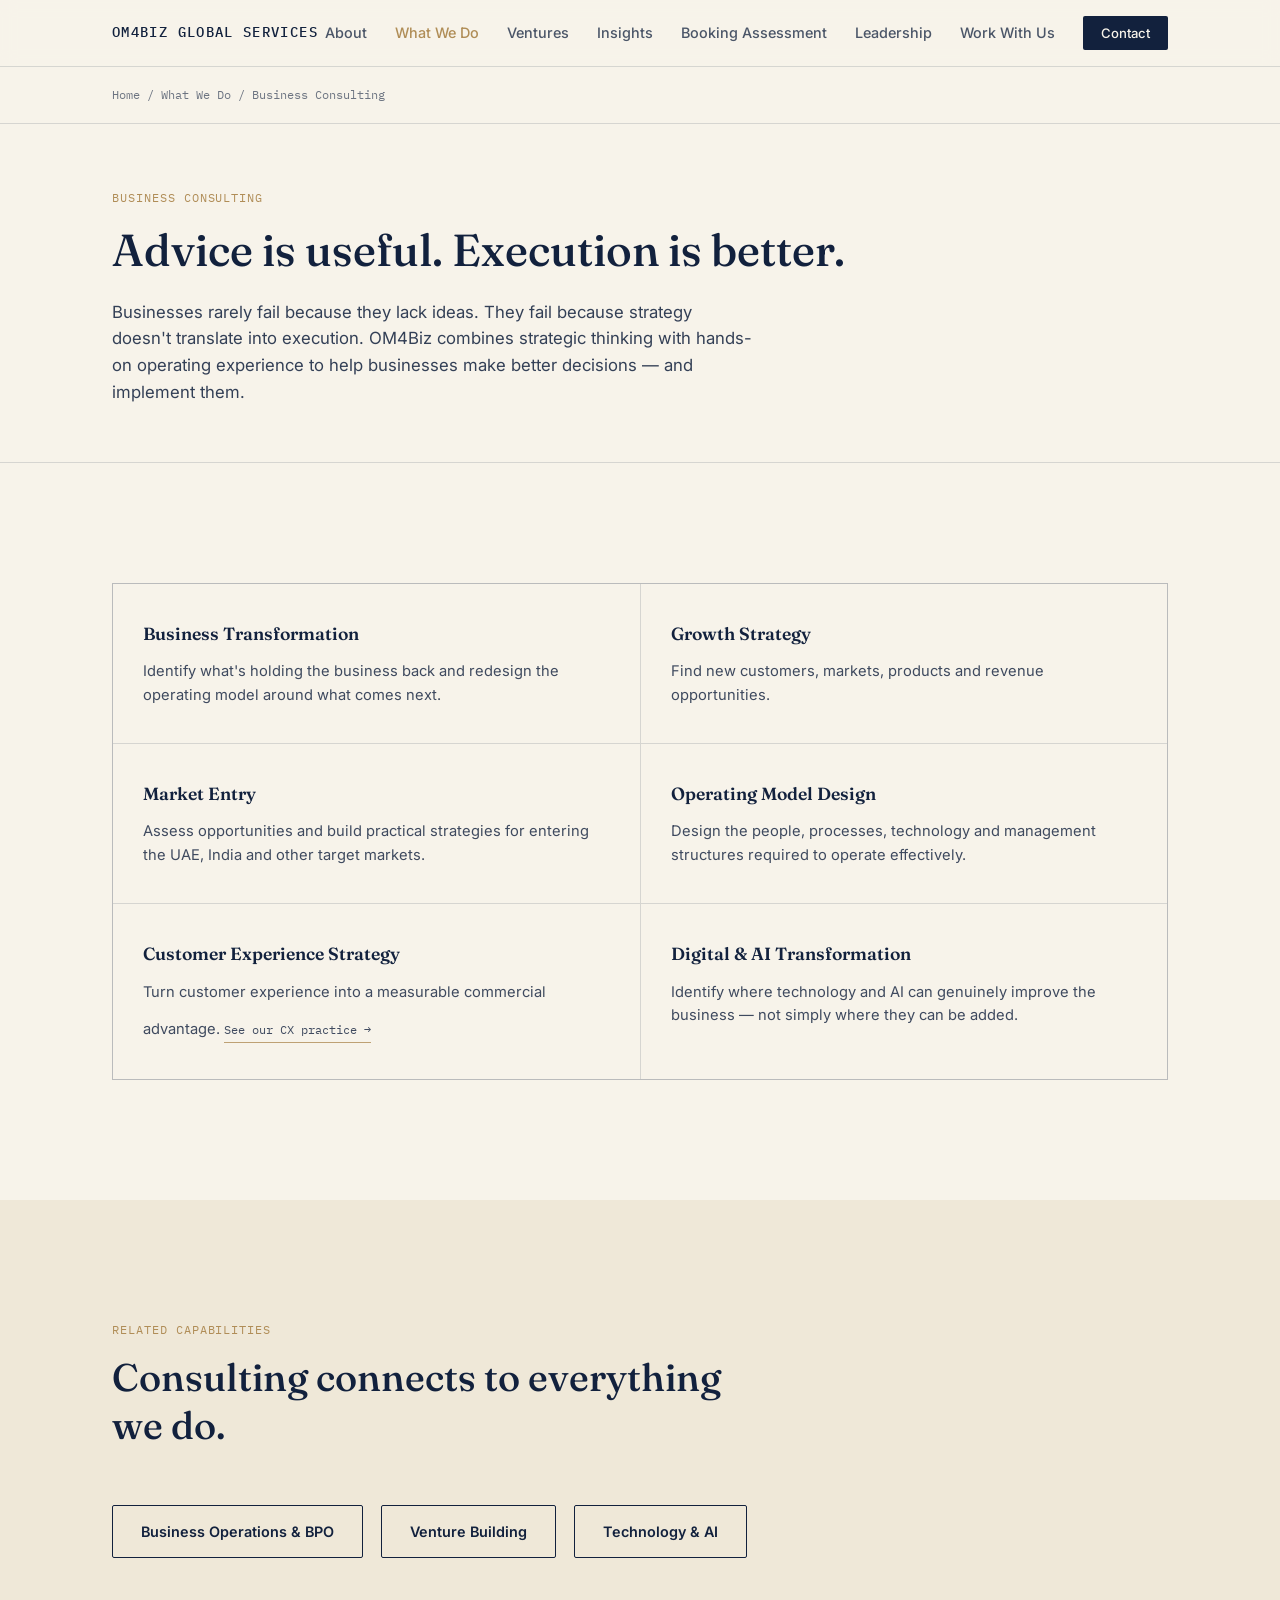
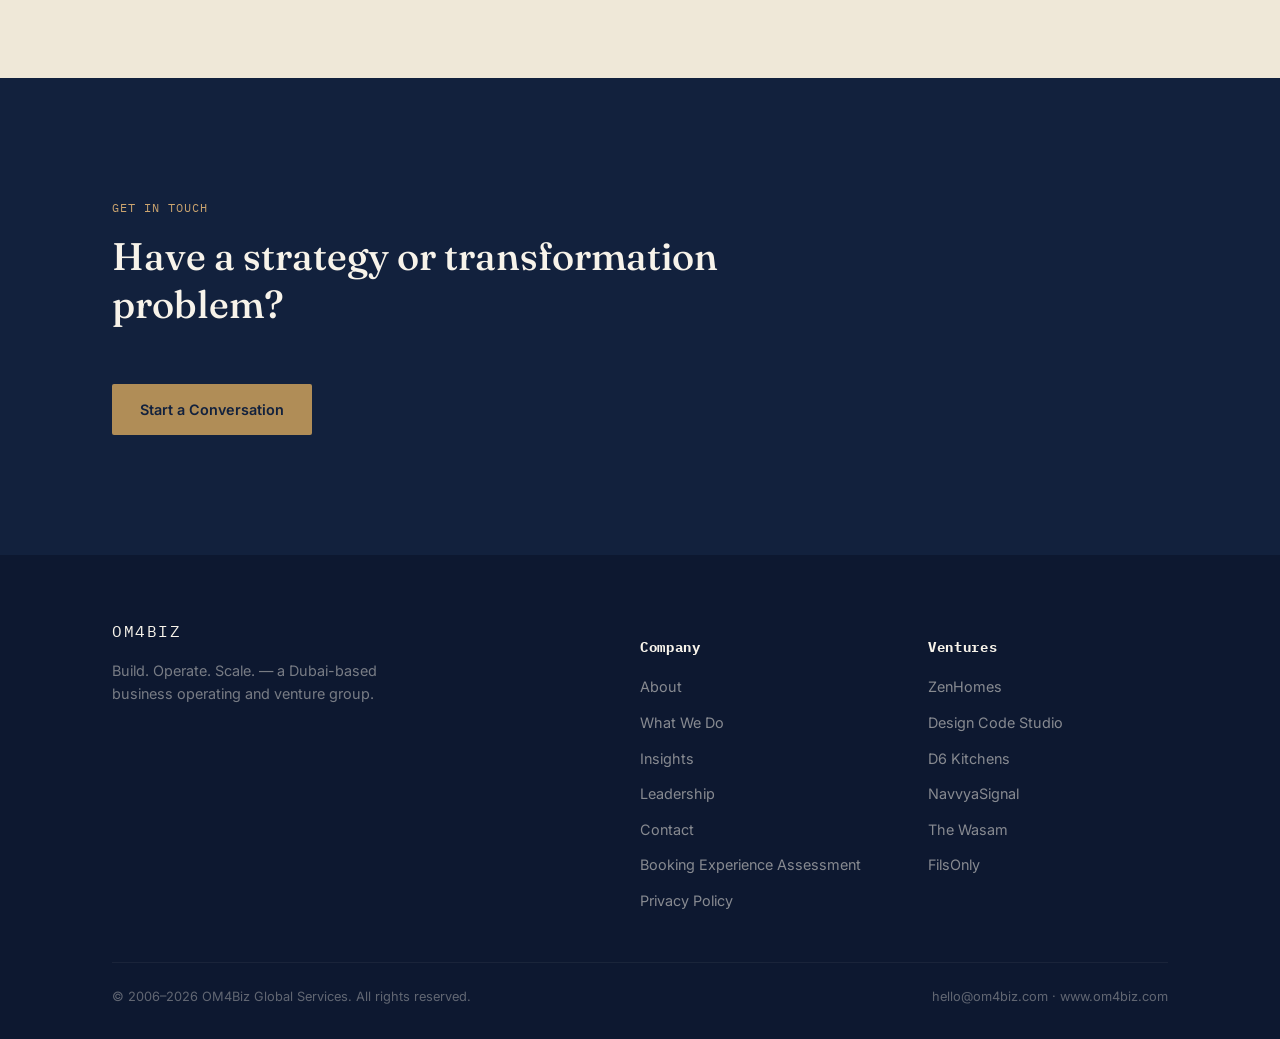
<file: business-consulting/index.html>
<!DOCTYPE html>
<html lang="en">
<head>
<meta charset="UTF-8">
<meta name="viewport" content="width=device-width, initial-scale=1.0">
<title>Business Consulting & Strategy Dubai | OM4Biz</title>
<meta name="description" content="Strategic and operating consulting for businesses in Dubai and the UAE — growth strategy, market entry, transformation and operating model design, backed by 25+ years of hands-on execution.">
<link rel="canonical" href="https://www.om4biz.com/business-consulting/">
<link rel="alternate" type="application/rss+xml" title="OM4Biz Insights" href="https://www.om4biz.com/feed.xml">
<meta property="og:title" content="Business Consulting & Strategy Dubai | OM4Biz">
<meta property="og:description" content="Advice is useful. Execution is better. OM4Biz combines strategic thinking with hands-on operating experience.">
<meta property="og:image" content="https://www.om4biz.com/og-image.png">
<meta property="og:type" content="website">
<meta property="og:url" content="https://www.om4biz.com/business-consulting/">
<meta name="twitter:card" content="summary_large_image">
<link rel="preconnect" href="https://fonts.googleapis.com">
<link rel="preconnect" href="https://fonts.gstatic.com" crossorigin>
<link href="https://fonts.googleapis.com/css2?family=Fraunces:opsz,wght@9..144,400;9..144,500;9..144,600;9..144,700&family=Inter:wght@400;500;600&family=IBM+Plex+Mono:wght@400;500&display=swap" rel="stylesheet">
<link rel="stylesheet" href="/assets/style.css">
<script type="application/ld+json">
{"@context":"https://schema.org","@type":"BreadcrumbList","itemListElement":[{"@type":"ListItem","position":1,"name":"Home","item":"https://www.om4biz.com/"},{"@type":"ListItem","position":2,"name":"What We Do","item":"https://www.om4biz.com/what-we-do/"},{"@type":"ListItem","position":3,"name":"Business Consulting","item":"https://www.om4biz.com/business-consulting/"}]}
</script>
</head>
<body>

<header class="nav">
  <div class="nav-inner">
    <a class="nav-brand" href="/">OM4BIZ GLOBAL SERVICES</a>
    <ul class="nav-links">
      <li><a href="/about/">About</a></li>
      <li><a href="/what-we-do/" class="active">What We Do</a></li>
      <li><a href="/ventures/">Ventures</a></li>
      <li><a href="/insights/">Insights</a></li>
      <li><a href="/booking-assessment/">Booking Assessment</a></li>
      <li><a href="/leadership/">Leadership</a></li>
      <li><a href="/work-with-us/">Work With Us</a></li>
      <li><a href="/contact/" class="nav-cta">Contact</a></li>
    </ul>
  </div>
</header>

<nav class="breadcrumb"><div class="wrap"><a href="/">Home</a> / <a href="/what-we-do/">What We Do</a> / Business Consulting</div></nav>

<section class="page-hero">
  <div class="wrap">
    <span class="mono">Business Consulting</span>
    <h1>Advice is useful. Execution is better.</h1>
    <p class="lead">Businesses rarely fail because they lack ideas. They fail because strategy doesn't translate into execution. OM4Biz combines strategic thinking with hands-on operating experience to help businesses make better decisions — and implement them.</p>
  </div>
</section>

<section>
  <div class="wrap">
    <div class="grid-2 reveal">
      <div class="service-card">
        <h3>Business Transformation</h3>
        <p>Identify what's holding the business back and redesign the operating model around what comes next.</p>
      </div>
      <div class="service-card">
        <h3>Growth Strategy</h3>
        <p>Find new customers, markets, products and revenue opportunities.</p>
      </div>
      <div class="service-card">
        <h3>Market Entry</h3>
        <p>Assess opportunities and build practical strategies for entering the UAE, India and other target markets.</p>
      </div>
      <div class="service-card">
        <h3>Operating Model Design</h3>
        <p>Design the people, processes, technology and management structures required to operate effectively.</p>
      </div>
      <div class="service-card">
        <h3>Customer Experience Strategy</h3>
        <p>Turn customer experience into a measurable commercial advantage. <a class="card-link" href="/customer-experience/">See our CX practice →</a></p>
      </div>
      <div class="service-card">
        <h3>Digital & AI Transformation</h3>
        <p>Identify where technology and AI can genuinely improve the business — not simply where they can be added.</p>
      </div>
    </div>
  </div>
</section>

<section style="background:var(--paper-dim);">
  <div class="wrap">
    <div class="section-head reveal">
      <span class="mono">Related capabilities</span>
      <h2>Consulting connects to everything we do.</h2>
    </div>
    <div class="cta-row reveal">
      <a href="/business-operations-bpo/" class="btn btn-outline">Business Operations & BPO</a>
      <a href="/venture-building/" class="btn btn-outline">Venture Building</a>
      <a href="/technology-ai/" class="btn btn-outline">Technology & AI</a>
    </div>
  </div>
</section>

<section id="contact-section">
  <div class="wrap">
    <div class="section-head reveal">
      <span class="mono">Get in touch</span>
      <h2>Have a strategy or transformation problem?</h2>
    </div>
    <div class="cta-row reveal">
      <a href="/contact/" class="btn btn-primary" style="background:var(--gold);color:var(--navy);">Start a Conversation</a>
    </div>
  </div>
</section>

<footer>
  <div class="wrap">
    <div class="footer-grid">
      <div>
        <div class="footer-brand">OM4BIZ</div>
        <p style="max-width:320px;font-size:0.9rem;opacity:0.7;">Build. Operate. Scale. — a Dubai-based business operating and venture group.</p>
      </div>
      <div>
        <h4>Company</h4>
        <ul>
          <li><a href="/about/">About</a></li>
          <li><a href="/what-we-do/">What We Do</a></li>
          <li><a href="/insights/">Insights</a></li>
          <li><a href="/leadership/">Leadership</a></li>
          <li><a href="/contact/">Contact</a></li>
          <li><a href="/booking-assessment/">Booking Experience Assessment</a></li>
          <li><a href="/privacy-policy/">Privacy Policy</a></li>
        </ul>
      </div>
      <div>
        <h4>Ventures</h4>
        <ul>
          <li><a href="https://zenhomesglobal.com" target="_blank" rel="noopener">ZenHomes</a></li>
          <li><a href="https://designcode.ae" target="_blank" rel="noopener">Design Code Studio</a></li>
          <li><a href="https://d6kitchens.com" target="_blank" rel="noopener">D6 Kitchens</a></li>
          <li><a href="https://navvyasignal.com" target="_blank" rel="noopener">NavvyaSignal</a></li>
          <li><a href="https://thewasam.com" target="_blank" rel="noopener">The Wasam</a></li>
          <li><a href="https://www.filsonly.com" target="_blank" rel="noopener">FilsOnly</a></li>
        </ul>
      </div>
    </div>
    <div class="footer-bottom">
      <span>© 2006–2026 OM4Biz Global Services. All rights reserved.</span>
      <span>hello@om4biz.com · www.om4biz.com</span>
    </div>
  </div>
</footer>

<script src="/assets/reveal.js"></script>
</body>
</html>
</file>
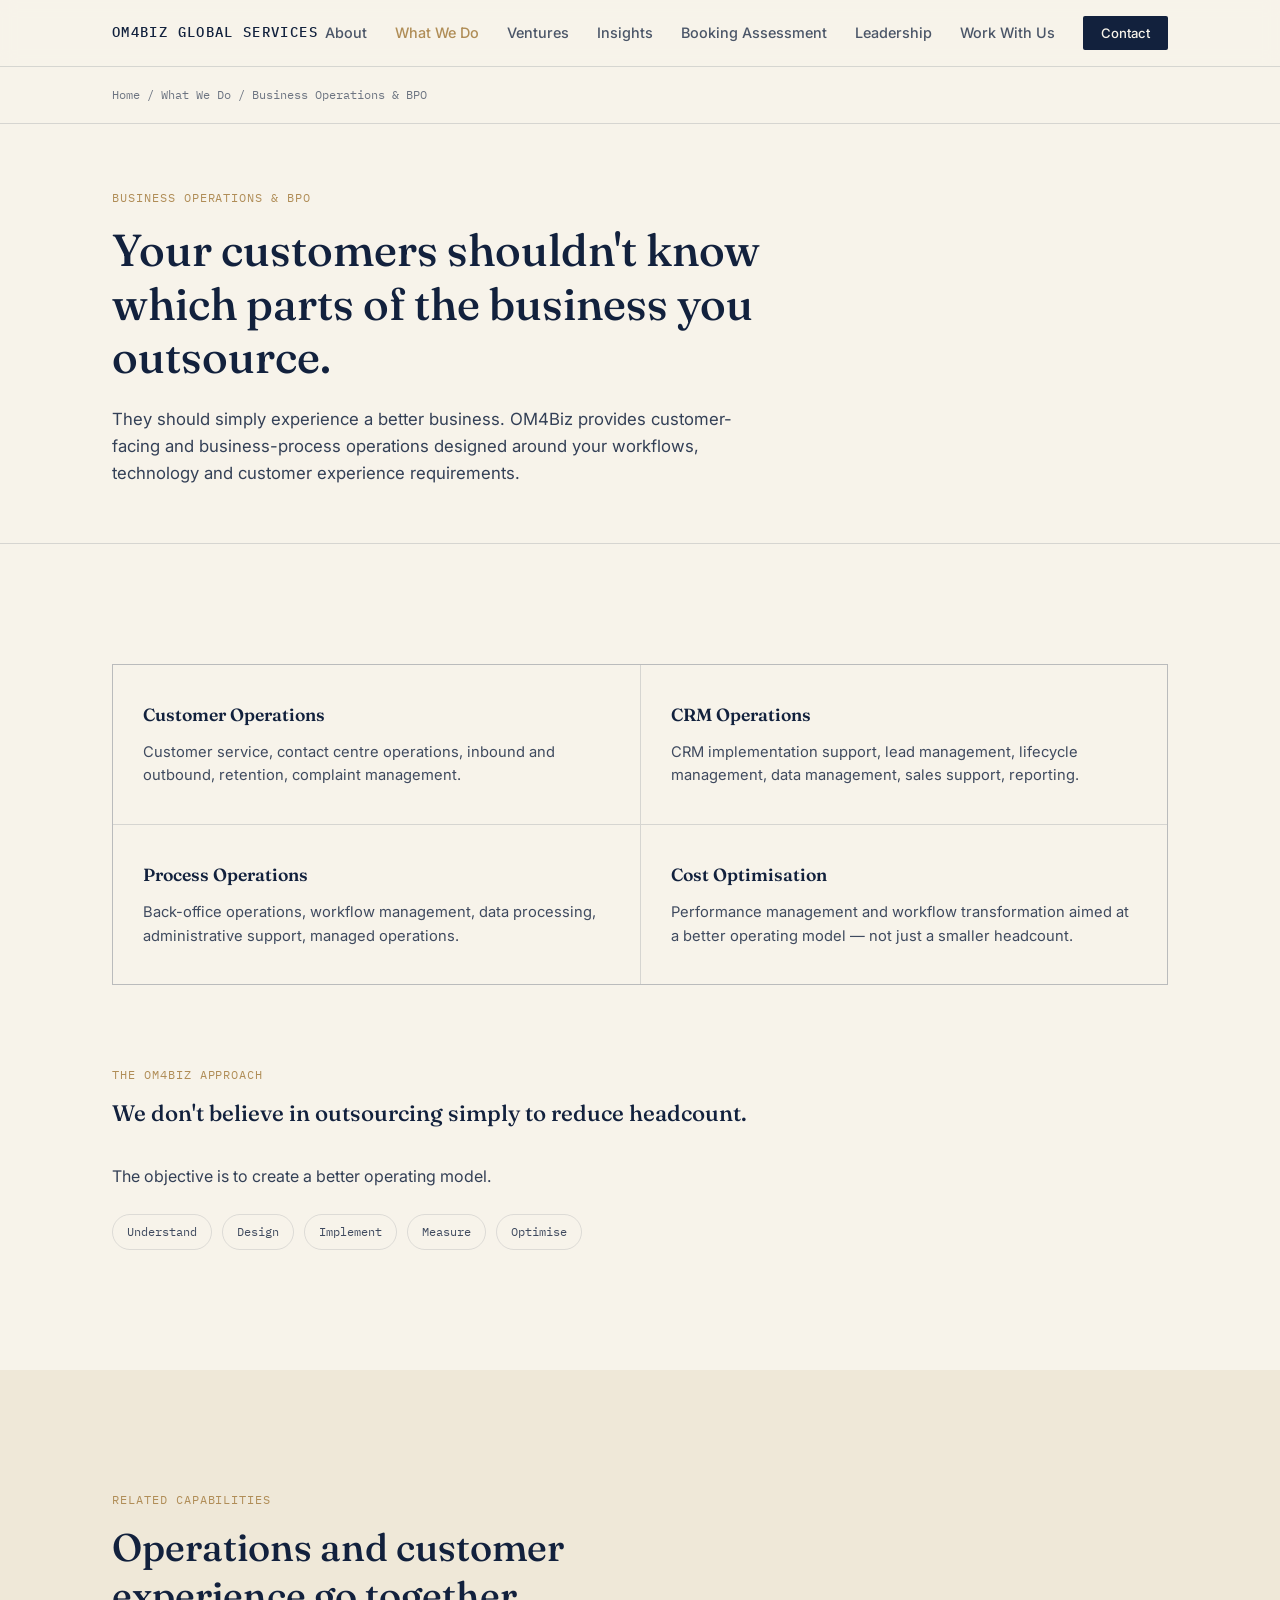
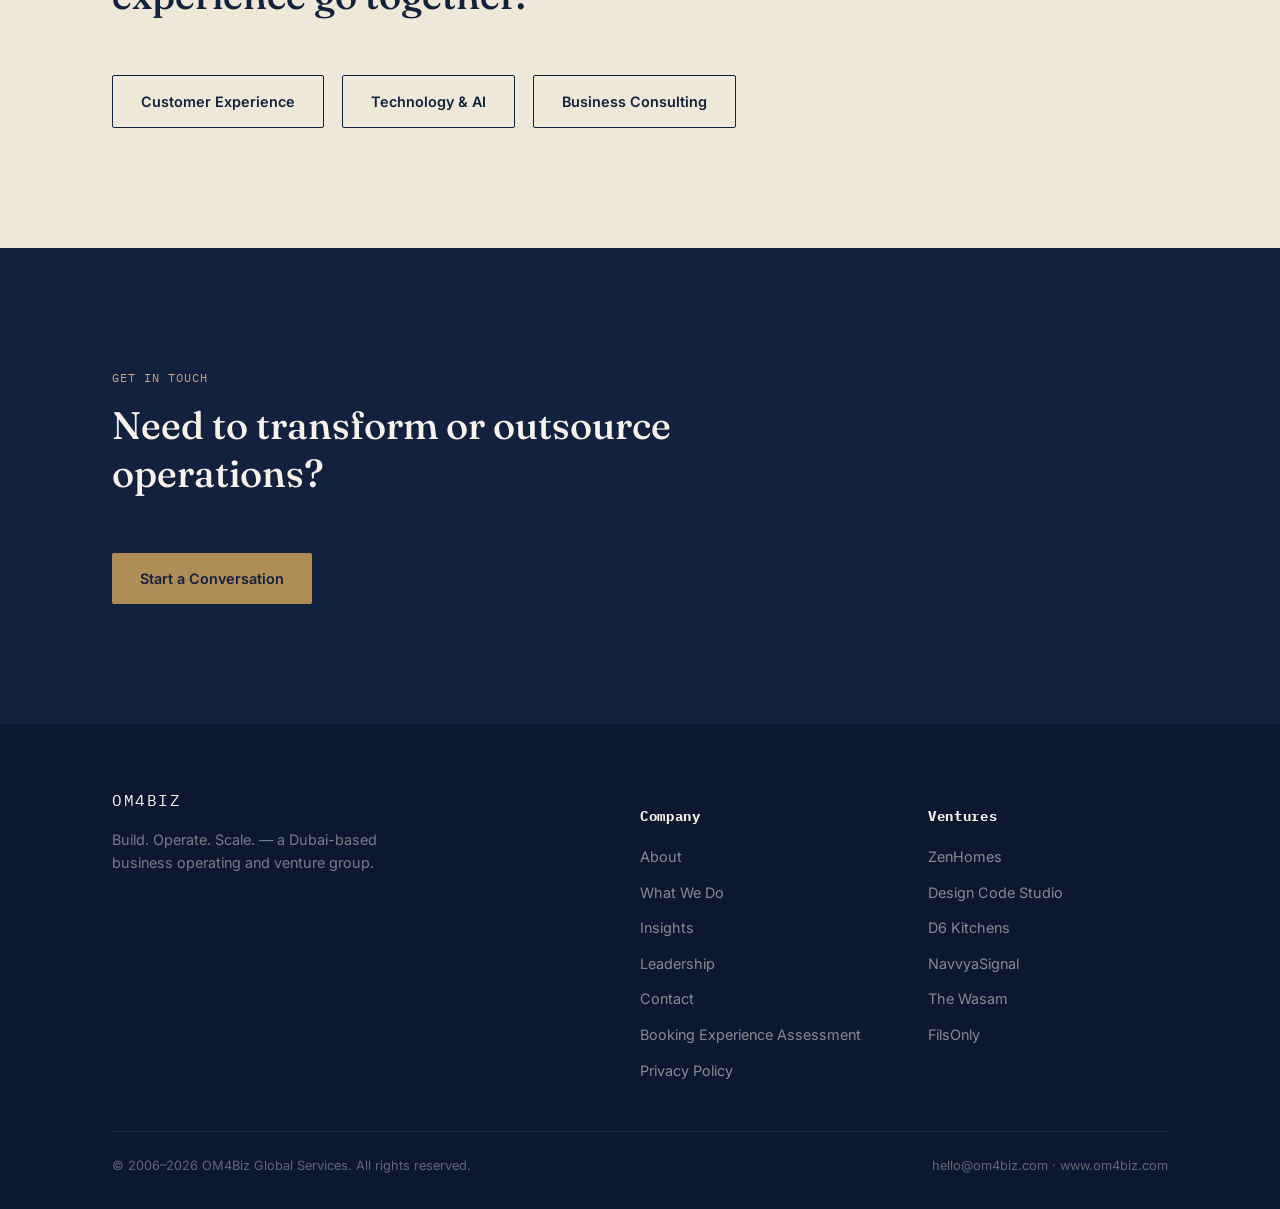
<file: business-operations-bpo/index.html>
<!DOCTYPE html>
<html lang="en">
<head>
<meta charset="UTF-8">
<meta name="viewport" content="width=device-width, initial-scale=1.0">
<title>BPO & Business Operations Solutions Dubai | OM4Biz</title>
<meta name="description" content="Business process outsourcing, contact centre and CRM operations designed around your workflows — built by operators, not just advisors, across Dubai and the UAE.">
<link rel="canonical" href="https://www.om4biz.com/business-operations-bpo/">
<link rel="alternate" type="application/rss+xml" title="OM4Biz Insights" href="https://www.om4biz.com/feed.xml">
<meta property="og:title" content="BPO & Business Operations Dubai | OM4Biz">
<meta property="og:description" content="Your customers shouldn't know which parts of the business you outsource. They should simply experience a better business.">
<meta property="og:image" content="https://www.om4biz.com/og-image.png">
<meta property="og:type" content="website">
<meta property="og:url" content="https://www.om4biz.com/business-operations-bpo/">
<meta name="twitter:card" content="summary_large_image">
<link rel="preconnect" href="https://fonts.googleapis.com">
<link rel="preconnect" href="https://fonts.gstatic.com" crossorigin>
<link href="https://fonts.googleapis.com/css2?family=Fraunces:opsz,wght@9..144,400;9..144,500;9..144,600;9..144,700&family=Inter:wght@400;500;600&family=IBM+Plex+Mono:wght@400;500&display=swap" rel="stylesheet">
<link rel="stylesheet" href="/assets/style.css">
<script type="application/ld+json">
{"@context":"https://schema.org","@type":"BreadcrumbList","itemListElement":[{"@type":"ListItem","position":1,"name":"Home","item":"https://www.om4biz.com/"},{"@type":"ListItem","position":2,"name":"What We Do","item":"https://www.om4biz.com/what-we-do/"},{"@type":"ListItem","position":3,"name":"Business Operations & BPO","item":"https://www.om4biz.com/business-operations-bpo/"}]}
</script>
</head>
<body>

<header class="nav">
  <div class="nav-inner">
    <a class="nav-brand" href="/">OM4BIZ GLOBAL SERVICES</a>
    <ul class="nav-links">
      <li><a href="/about/">About</a></li>
      <li><a href="/what-we-do/" class="active">What We Do</a></li>
      <li><a href="/ventures/">Ventures</a></li>
      <li><a href="/insights/">Insights</a></li>
      <li><a href="/booking-assessment/">Booking Assessment</a></li>
      <li><a href="/leadership/">Leadership</a></li>
      <li><a href="/work-with-us/">Work With Us</a></li>
      <li><a href="/contact/" class="nav-cta">Contact</a></li>
    </ul>
  </div>
</header>

<nav class="breadcrumb"><div class="wrap"><a href="/">Home</a> / <a href="/what-we-do/">What We Do</a> / Business Operations & BPO</div></nav>

<section class="page-hero">
  <div class="wrap">
    <span class="mono">Business Operations & BPO</span>
    <h1>Your customers shouldn't know which parts of the business you outsource.</h1>
    <p class="lead">They should simply experience a better business. OM4Biz provides customer-facing and business-process operations designed around your workflows, technology and customer experience requirements.</p>
  </div>
</section>

<section>
  <div class="wrap">
    <div class="grid-2 reveal">
      <div class="service-card"><h3>Customer Operations</h3><p>Customer service, contact centre operations, inbound and outbound, retention, complaint management.</p></div>
      <div class="service-card"><h3>CRM Operations</h3><p>CRM implementation support, lead management, lifecycle management, data management, sales support, reporting.</p></div>
      <div class="service-card"><h3>Process Operations</h3><p>Back-office operations, workflow management, data processing, administrative support, managed operations.</p></div>
      <div class="service-card"><h3>Cost Optimisation</h3><p>Performance management and workflow transformation aimed at a better operating model — not just a smaller headcount.</p></div>
    </div>

    <div class="subsection-head reveal">
      <span class="mono">The OM4Biz approach</span>
      <h3>We don't believe in outsourcing simply to reduce headcount.</h3>
    </div>
    <p class="reveal" style="max-width:640px;opacity:0.85;">The objective is to create a better operating model.</p>
    <div class="tag-cloud reveal">
      <span>Understand</span><span>Design</span><span>Implement</span><span>Measure</span><span>Optimise</span>
    </div>
  </div>
</section>

<section style="background:var(--paper-dim);">
  <div class="wrap">
    <div class="section-head reveal">
      <span class="mono">Related capabilities</span>
      <h2>Operations and customer experience go together.</h2>
    </div>
    <div class="cta-row reveal">
      <a href="/customer-experience/" class="btn btn-outline">Customer Experience</a>
      <a href="/technology-ai/" class="btn btn-outline">Technology & AI</a>
      <a href="/business-consulting/" class="btn btn-outline">Business Consulting</a>
    </div>
  </div>
</section>

<section id="contact-section">
  <div class="wrap">
    <div class="section-head reveal">
      <span class="mono">Get in touch</span>
      <h2>Need to transform or outsource operations?</h2>
    </div>
    <div class="cta-row reveal">
      <a href="/contact/" class="btn btn-primary" style="background:var(--gold);color:var(--navy);">Start a Conversation</a>
    </div>
  </div>
</section>

<footer>
  <div class="wrap">
    <div class="footer-grid">
      <div>
        <div class="footer-brand">OM4BIZ</div>
        <p style="max-width:320px;font-size:0.9rem;opacity:0.7;">Build. Operate. Scale. — a Dubai-based business operating and venture group.</p>
      </div>
      <div>
        <h4>Company</h4>
        <ul>
          <li><a href="/about/">About</a></li>
          <li><a href="/what-we-do/">What We Do</a></li>
          <li><a href="/insights/">Insights</a></li>
          <li><a href="/leadership/">Leadership</a></li>
          <li><a href="/contact/">Contact</a></li>
          <li><a href="/booking-assessment/">Booking Experience Assessment</a></li>
          <li><a href="/privacy-policy/">Privacy Policy</a></li>
        </ul>
      </div>
      <div>
        <h4>Ventures</h4>
        <ul>
          <li><a href="https://zenhomesglobal.com" target="_blank" rel="noopener">ZenHomes</a></li>
          <li><a href="https://designcode.ae" target="_blank" rel="noopener">Design Code Studio</a></li>
          <li><a href="https://d6kitchens.com" target="_blank" rel="noopener">D6 Kitchens</a></li>
          <li><a href="https://navvyasignal.com" target="_blank" rel="noopener">NavvyaSignal</a></li>
          <li><a href="https://thewasam.com" target="_blank" rel="noopener">The Wasam</a></li>
          <li><a href="https://www.filsonly.com" target="_blank" rel="noopener">FilsOnly</a></li>
        </ul>
      </div>
    </div>
    <div class="footer-bottom">
      <span>© 2006–2026 OM4Biz Global Services. All rights reserved.</span>
      <span>hello@om4biz.com · www.om4biz.com</span>
    </div>
  </div>
</footer>

<script src="/assets/reveal.js"></script>
</body>
</html>
</file>
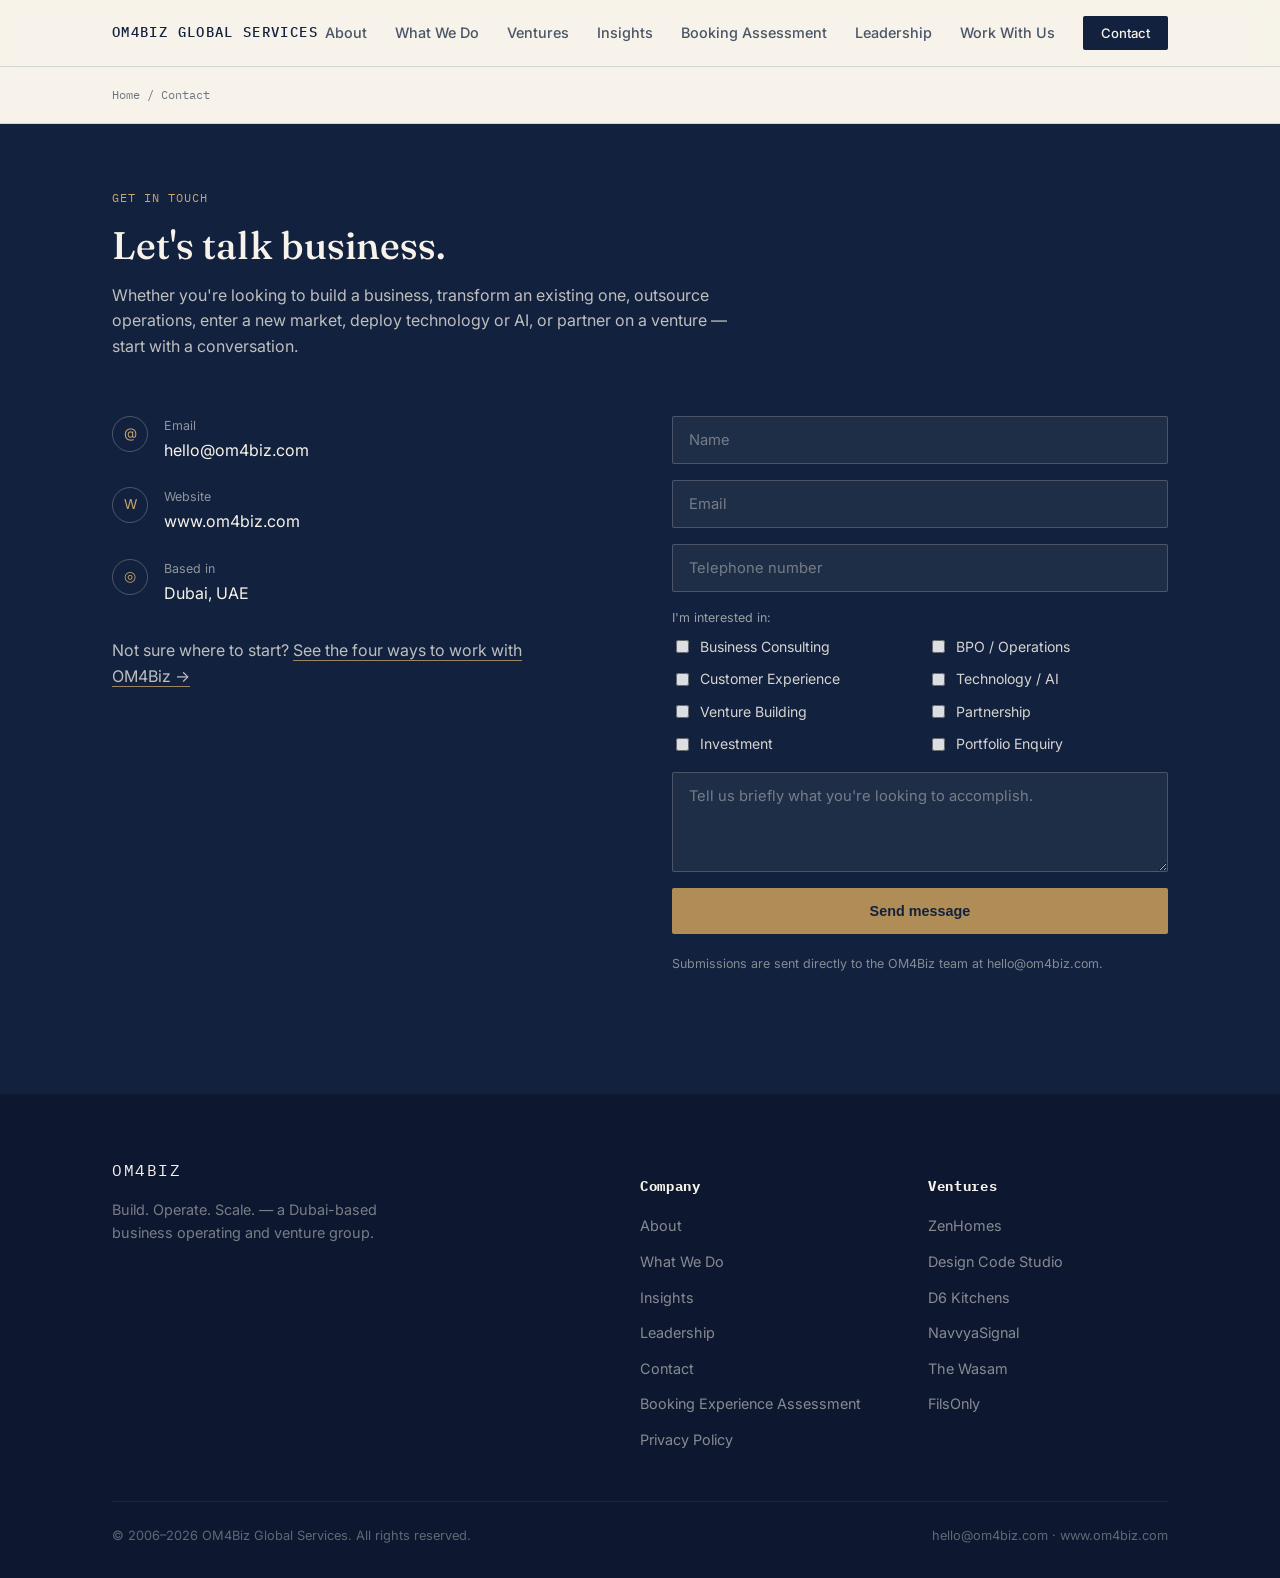
<file: contact/index.html>
<!DOCTYPE html>
<html lang="en">
<head>
<meta charset="UTF-8">
<meta name="viewport" content="width=device-width, initial-scale=1.0">
<title>Contact OM4Biz | Dubai</title>
<meta name="description" content="Get in touch with OM4Biz to build, transform, outsource, or scale your business — tell us briefly what you're trying to accomplish.">
<link rel="canonical" href="https://www.om4biz.com/contact/">
<link rel="alternate" type="application/rss+xml" title="OM4Biz Insights" href="https://www.om4biz.com/feed.xml">
<meta property="og:title" content="Contact OM4Biz">
<meta property="og:description" content="Whether you're looking to build a business, transform an existing one, outsource operations, enter a new market, deploy technology or AI, or partner on a venture — start with a conversation.">
<meta property="og:image" content="https://www.om4biz.com/og-image.png">
<meta property="og:type" content="website">
<meta property="og:url" content="https://www.om4biz.com/contact/">
<meta name="twitter:card" content="summary_large_image">
<link rel="preconnect" href="https://fonts.googleapis.com">
<link rel="preconnect" href="https://fonts.gstatic.com" crossorigin>
<link href="https://fonts.googleapis.com/css2?family=Fraunces:opsz,wght@9..144,400;9..144,500;9..144,600;9..144,700&family=Inter:wght@400;500;600&family=IBM+Plex+Mono:wght@400;500&display=swap" rel="stylesheet">
<link rel="stylesheet" href="/assets/style.css">
<script type="application/ld+json">
{"@context":"https://schema.org","@type":"BreadcrumbList","itemListElement":[{"@type":"ListItem","position":1,"name":"Home","item":"https://www.om4biz.com/"},{"@type":"ListItem","position":2,"name":"Contact","item":"https://www.om4biz.com/contact/"}]}
</script>
</head>
<body>

<header class="nav">
  <div class="nav-inner">
    <a class="nav-brand" href="/">OM4BIZ GLOBAL SERVICES</a>
    <ul class="nav-links">
      <li><a href="/about/">About</a></li>
      <li><a href="/what-we-do/">What We Do</a></li>
      <li><a href="/ventures/">Ventures</a></li>
      <li><a href="/insights/">Insights</a></li>
      <li><a href="/booking-assessment/">Booking Assessment</a></li>
      <li><a href="/leadership/">Leadership</a></li>
      <li><a href="/work-with-us/">Work With Us</a></li>
      <li><a href="/contact/" class="nav-cta active">Contact</a></li>
    </ul>
  </div>
</header>

<nav class="breadcrumb"><div class="wrap"><a href="/">Home</a> / Contact</div></nav>

<section id="contact-section" style="padding-top:64px;">
  <div class="wrap">
    <div class="section-head reveal">
      <span class="mono">Get in touch</span>
      <h2>Let's talk business.</h2>
      <p style="opacity:0.75;margin-top:14px;">Whether you're looking to build a business, transform an existing one, outsource operations, enter a new market, deploy technology or AI, or partner on a venture — start with a conversation.</p>
    </div>
    <div class="contact-grid">
      <div class="contact-info reveal">
        <div class="contact-row">
          <div class="icon">@</div>
          <div><div class="lbl">Email</div><div>hello@om4biz.com</div></div>
        </div>
        <div class="contact-row">
          <div class="icon">W</div>
          <div><div class="lbl">Website</div><div>www.om4biz.com</div></div>
        </div>
        <div class="contact-row">
          <div class="icon">◎</div>
          <div><div class="lbl">Based in</div><div>Dubai, UAE</div></div>
        </div>
        <p style="margin-top:32px;">Not sure where to start? <a href="/work-with-us/" style="border-bottom:1px solid var(--gold-soft);text-decoration:none;">See the four ways to work with OM4Biz →</a></p>
      </div>
      <form class="reveal" name="contact" method="POST" data-netlify="true" netlify-honeypot="bot-field">
        <input type="hidden" name="form-name" value="contact">
        <p style="display:none;"><label>Don't fill this out: <input name="bot-field"></label></p>
        <input type="text" name="name" placeholder="Name" required>
        <input type="email" name="email" placeholder="Email" required>
        <input type="tel" name="telephone" placeholder="Telephone number" required>

        <label class="field-label">I'm interested in:</label>
        <div class="check-grid">
          <label class="check-item"><input type="checkbox" name="interest" value="Business Consulting"> Business Consulting</label>
          <label class="check-item"><input type="checkbox" name="interest" value="BPO / Operations"> BPO / Operations</label>
          <label class="check-item"><input type="checkbox" name="interest" value="Customer Experience"> Customer Experience</label>
          <label class="check-item"><input type="checkbox" name="interest" value="Technology / AI"> Technology / AI</label>
          <label class="check-item"><input type="checkbox" name="interest" value="Venture Building"> Venture Building</label>
          <label class="check-item"><input type="checkbox" name="interest" value="Partnership"> Partnership</label>
          <label class="check-item"><input type="checkbox" name="interest" value="Investment"> Investment</label>
          <label class="check-item"><input type="checkbox" name="interest" value="Portfolio Enquiry"> Portfolio Enquiry</label>
        </div>

        <textarea name="query" placeholder="Tell us briefly what you're looking to accomplish." required></textarea>
        <button type="submit">Send message</button>
        <div class="form-note">Submissions are sent directly to the OM4Biz team at hello@om4biz.com.</div>
      </form>
    </div>
  </div>
</section>

<footer>
  <div class="wrap">
    <div class="footer-grid">
      <div>
        <div class="footer-brand">OM4BIZ</div>
        <p style="max-width:320px;font-size:0.9rem;opacity:0.7;">Build. Operate. Scale. — a Dubai-based business operating and venture group.</p>
      </div>
      <div>
        <h4>Company</h4>
        <ul>
          <li><a href="/about/">About</a></li>
          <li><a href="/what-we-do/">What We Do</a></li>
          <li><a href="/insights/">Insights</a></li>
          <li><a href="/leadership/">Leadership</a></li>
          <li><a href="/contact/">Contact</a></li>
          <li><a href="/booking-assessment/">Booking Experience Assessment</a></li>
          <li><a href="/privacy-policy/">Privacy Policy</a></li>
        </ul>
      </div>
      <div>
        <h4>Ventures</h4>
        <ul>
          <li><a href="https://zenhomesglobal.com" target="_blank" rel="noopener">ZenHomes</a></li>
          <li><a href="https://designcode.ae" target="_blank" rel="noopener">Design Code Studio</a></li>
          <li><a href="https://d6kitchens.com" target="_blank" rel="noopener">D6 Kitchens</a></li>
          <li><a href="https://navvyasignal.com" target="_blank" rel="noopener">NavvyaSignal</a></li>
          <li><a href="https://thewasam.com" target="_blank" rel="noopener">The Wasam</a></li>
          <li><a href="https://www.filsonly.com" target="_blank" rel="noopener">FilsOnly</a></li>
        </ul>
      </div>
    </div>
    <div class="footer-bottom">
      <span>© 2006–2026 OM4Biz Global Services. All rights reserved.</span>
      <span>hello@om4biz.com · www.om4biz.com</span>
    </div>
  </div>
</footer>

<script src="/assets/reveal.js"></script>
</body>
</html>
</file>
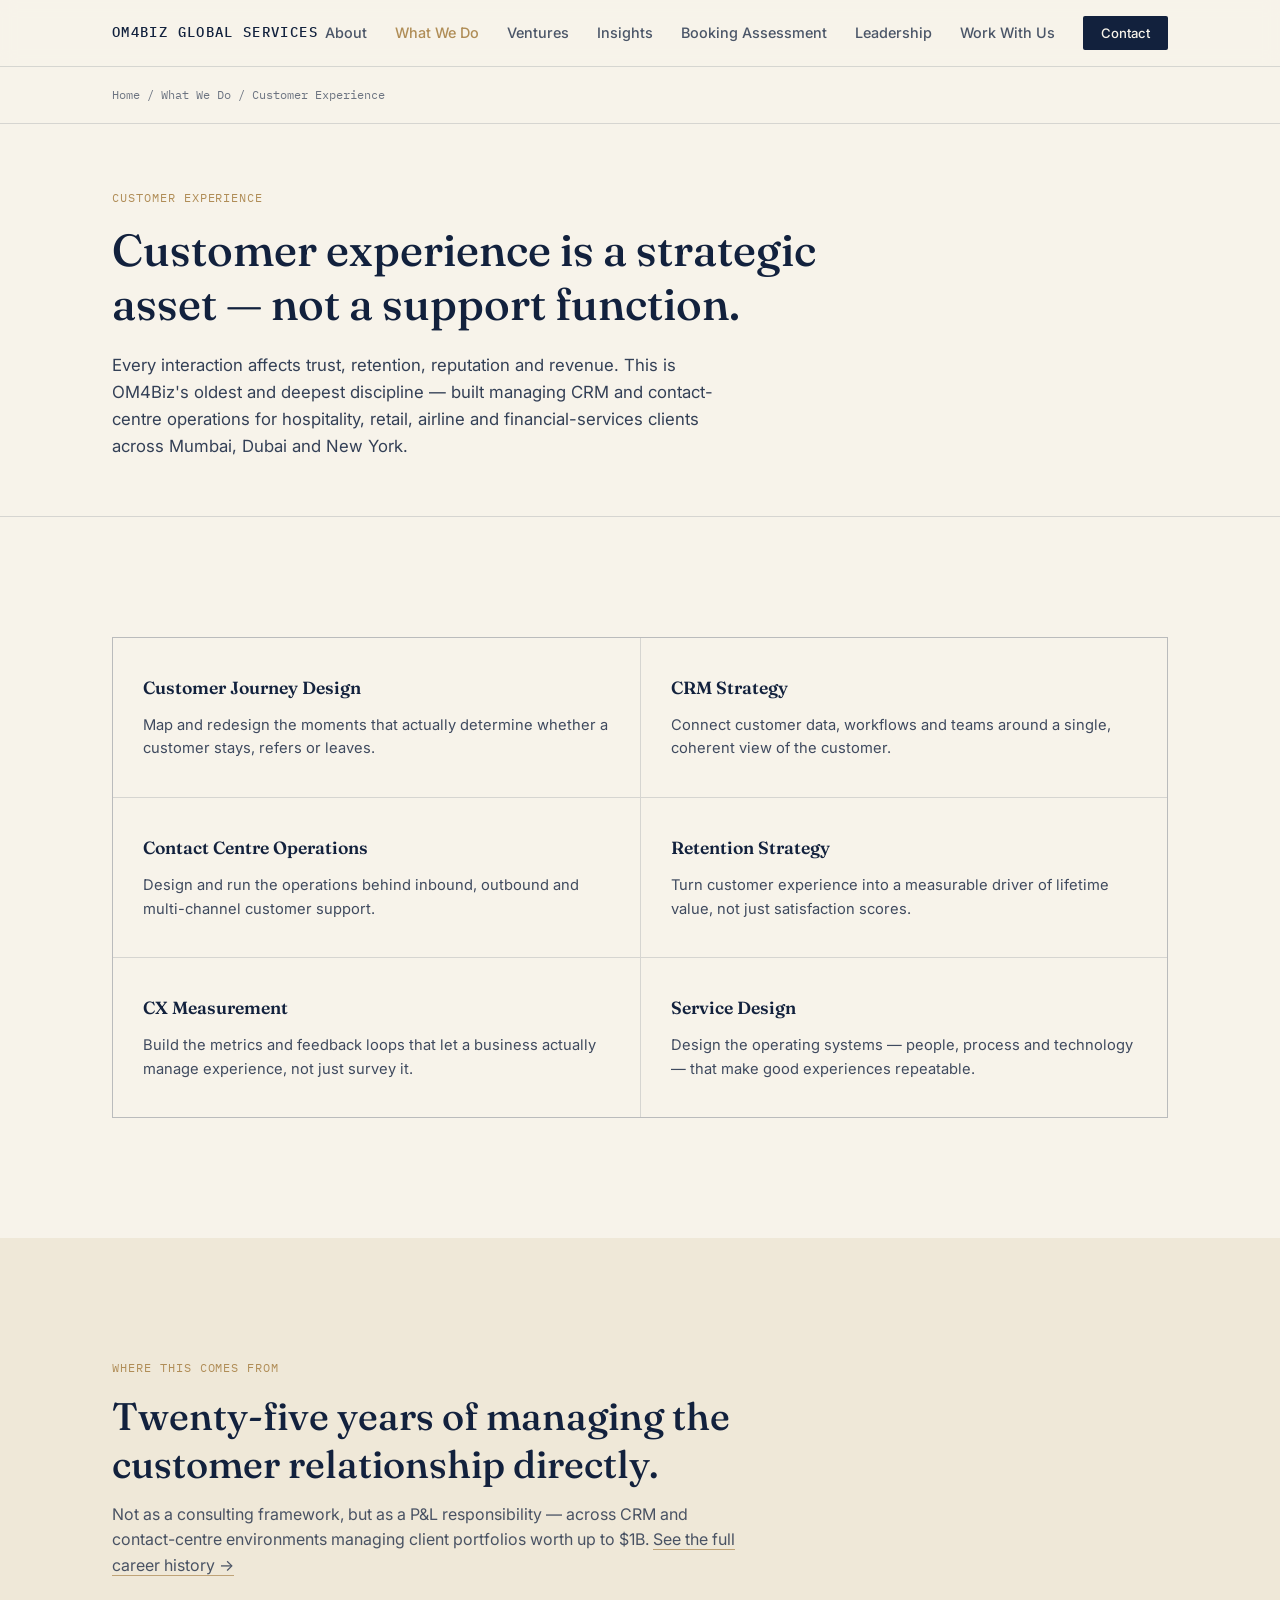
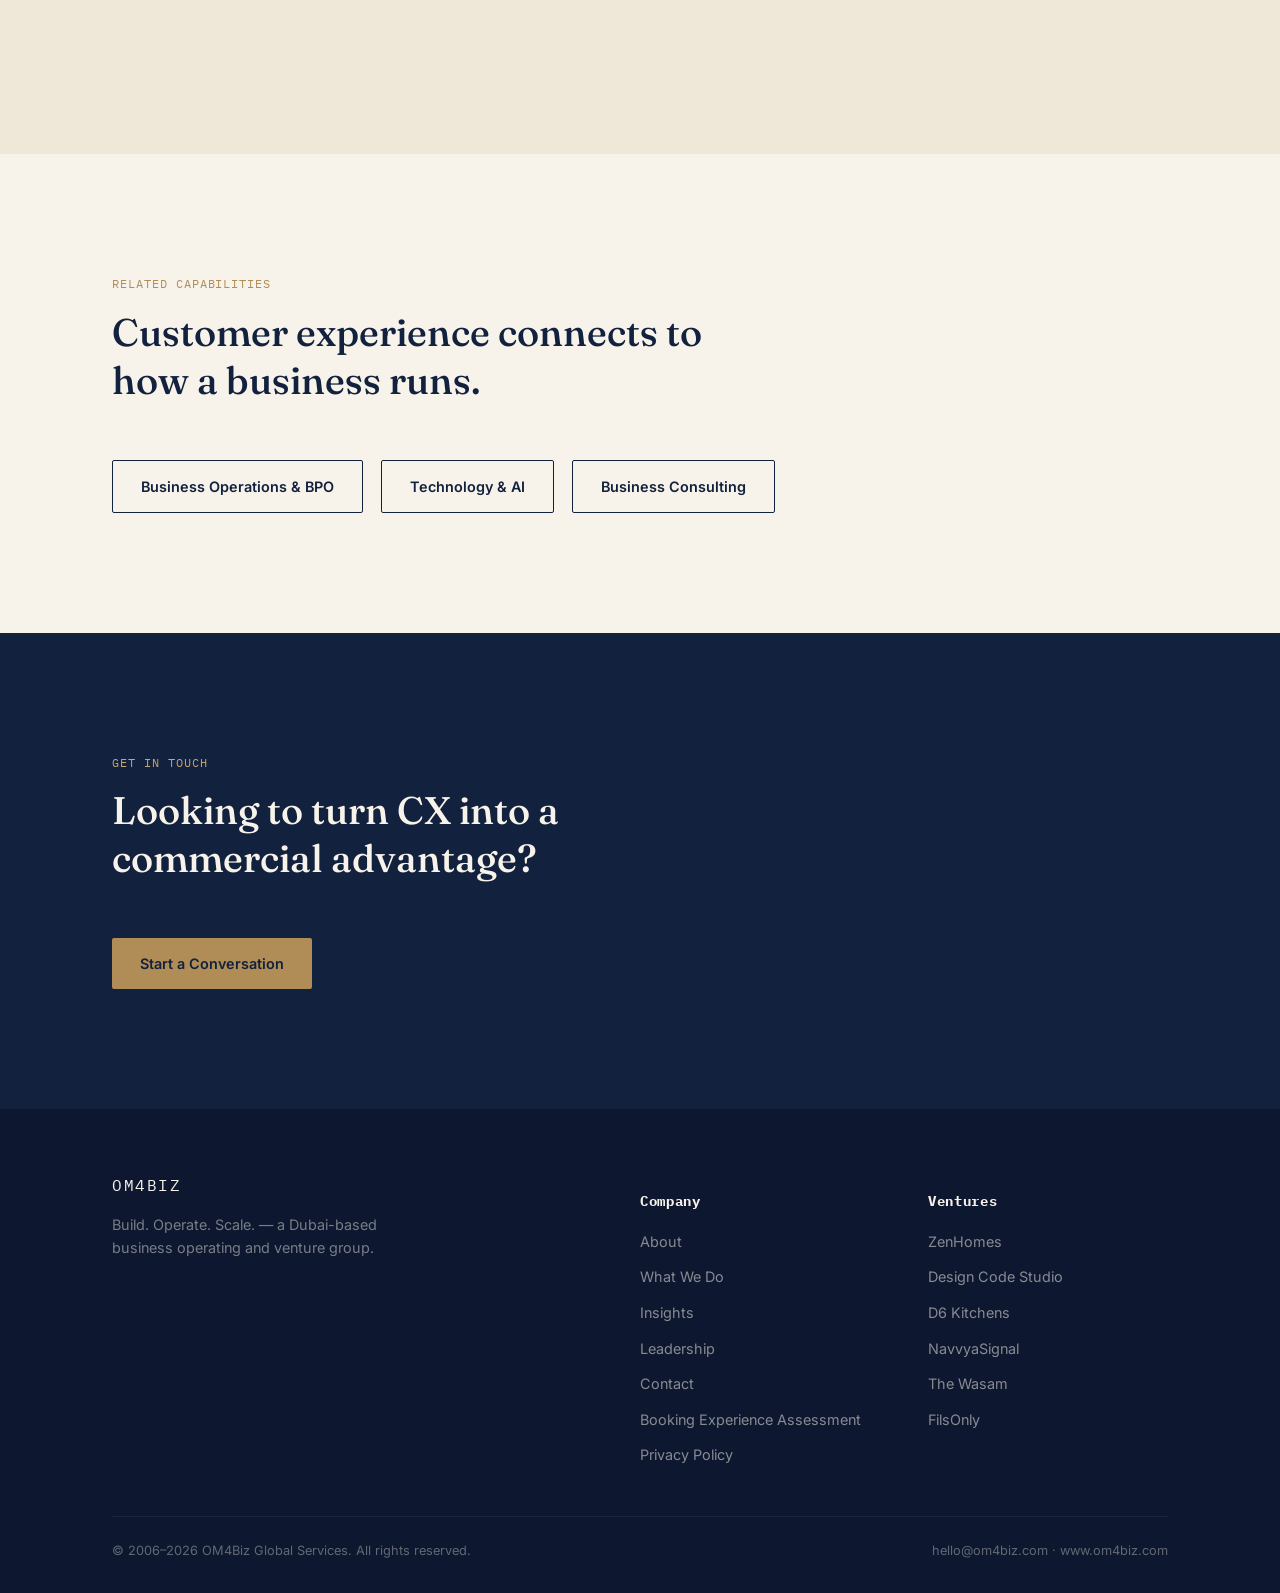
<file: customer-experience/index.html>
<!DOCTYPE html>
<html lang="en">
<head>
<meta charset="UTF-8">
<meta name="viewport" content="width=device-width, initial-scale=1.0">
<title>Customer Experience Consulting Dubai | OM4Biz</title>
<meta name="description" content="Customer experience is a strategic asset, not a support function. OM4Biz designs and improves the journeys, systems and measurement behind better customer experiences.">
<link rel="canonical" href="https://www.om4biz.com/customer-experience/">
<link rel="alternate" type="application/rss+xml" title="OM4Biz Insights" href="https://www.om4biz.com/feed.xml">
<meta property="og:title" content="Customer Experience Consulting Dubai | OM4Biz">
<meta property="og:description" content="Every interaction affects trust, retention, reputation and revenue. We help businesses design the systems behind better customer experiences.">
<meta property="og:image" content="https://www.om4biz.com/og-image.png">
<meta property="og:type" content="website">
<meta property="og:url" content="https://www.om4biz.com/customer-experience/">
<meta name="twitter:card" content="summary_large_image">
<link rel="preconnect" href="https://fonts.googleapis.com">
<link rel="preconnect" href="https://fonts.gstatic.com" crossorigin>
<link href="https://fonts.googleapis.com/css2?family=Fraunces:opsz,wght@9..144,400;9..144,500;9..144,600;9..144,700&family=Inter:wght@400;500;600&family=IBM+Plex+Mono:wght@400;500&display=swap" rel="stylesheet">
<link rel="stylesheet" href="/assets/style.css">
<script type="application/ld+json">
{"@context":"https://schema.org","@type":"BreadcrumbList","itemListElement":[{"@type":"ListItem","position":1,"name":"Home","item":"https://www.om4biz.com/"},{"@type":"ListItem","position":2,"name":"What We Do","item":"https://www.om4biz.com/what-we-do/"},{"@type":"ListItem","position":3,"name":"Customer Experience","item":"https://www.om4biz.com/customer-experience/"}]}
</script>
</head>
<body>

<header class="nav">
  <div class="nav-inner">
    <a class="nav-brand" href="/">OM4BIZ GLOBAL SERVICES</a>
    <ul class="nav-links">
      <li><a href="/about/">About</a></li>
      <li><a href="/what-we-do/" class="active">What We Do</a></li>
      <li><a href="/ventures/">Ventures</a></li>
      <li><a href="/insights/">Insights</a></li>
      <li><a href="/booking-assessment/">Booking Assessment</a></li>
      <li><a href="/leadership/">Leadership</a></li>
      <li><a href="/work-with-us/">Work With Us</a></li>
      <li><a href="/contact/" class="nav-cta">Contact</a></li>
    </ul>
  </div>
</header>

<nav class="breadcrumb"><div class="wrap"><a href="/">Home</a> / <a href="/what-we-do/">What We Do</a> / Customer Experience</div></nav>

<section class="page-hero">
  <div class="wrap">
    <span class="mono">Customer Experience</span>
    <h1>Customer experience is a strategic asset — not a support function.</h1>
    <p class="lead">Every interaction affects trust, retention, reputation and revenue. This is OM4Biz's oldest and deepest discipline — built managing CRM and contact-centre operations for hospitality, retail, airline and financial-services clients across Mumbai, Dubai and New York.</p>
  </div>
</section>

<section>
  <div class="wrap">
    <div class="grid-2 reveal">
      <div class="service-card"><h3>Customer Journey Design</h3><p>Map and redesign the moments that actually determine whether a customer stays, refers or leaves.</p></div>
      <div class="service-card"><h3>CRM Strategy</h3><p>Connect customer data, workflows and teams around a single, coherent view of the customer.</p></div>
      <div class="service-card"><h3>Contact Centre Operations</h3><p>Design and run the operations behind inbound, outbound and multi-channel customer support.</p></div>
      <div class="service-card"><h3>Retention Strategy</h3><p>Turn customer experience into a measurable driver of lifetime value, not just satisfaction scores.</p></div>
      <div class="service-card"><h3>CX Measurement</h3><p>Build the metrics and feedback loops that let a business actually manage experience, not just survey it.</p></div>
      <div class="service-card"><h3>Service Design</h3><p>Design the operating systems — people, process and technology — that make good experiences repeatable.</p></div>
    </div>
  </div>
</section>

<section style="background:var(--paper-dim);">
  <div class="wrap">
    <div class="section-head reveal">
      <span class="mono">Where this comes from</span>
      <h2>Twenty-five years of managing the customer relationship directly.</h2>
      <p style="opacity:0.75;margin-top:14px;">Not as a consulting framework, but as a P&L responsibility — across CRM and contact-centre environments managing client portfolios worth up to $1B. <a href="/leadership/" style="border-bottom:1px solid var(--gold);text-decoration:none;">See the full career history →</a></p>
    </div>
  </div>
</section>

<section>
  <div class="wrap">
    <div class="section-head reveal">
      <span class="mono">Related capabilities</span>
      <h2>Customer experience connects to how a business runs.</h2>
    </div>
    <div class="cta-row reveal">
      <a href="/business-operations-bpo/" class="btn btn-outline">Business Operations & BPO</a>
      <a href="/technology-ai/" class="btn btn-outline">Technology & AI</a>
      <a href="/business-consulting/" class="btn btn-outline">Business Consulting</a>
    </div>
  </div>
</section>

<section id="contact-section">
  <div class="wrap">
    <div class="section-head reveal">
      <span class="mono">Get in touch</span>
      <h2>Looking to turn CX into a commercial advantage?</h2>
    </div>
    <div class="cta-row reveal">
      <a href="/contact/" class="btn btn-primary" style="background:var(--gold);color:var(--navy);">Start a Conversation</a>
    </div>
  </div>
</section>

<footer>
  <div class="wrap">
    <div class="footer-grid">
      <div>
        <div class="footer-brand">OM4BIZ</div>
        <p style="max-width:320px;font-size:0.9rem;opacity:0.7;">Build. Operate. Scale. — a Dubai-based business operating and venture group.</p>
      </div>
      <div>
        <h4>Company</h4>
        <ul>
          <li><a href="/about/">About</a></li>
          <li><a href="/what-we-do/">What We Do</a></li>
          <li><a href="/insights/">Insights</a></li>
          <li><a href="/leadership/">Leadership</a></li>
          <li><a href="/contact/">Contact</a></li>
          <li><a href="/booking-assessment/">Booking Experience Assessment</a></li>
          <li><a href="/privacy-policy/">Privacy Policy</a></li>
        </ul>
      </div>
      <div>
        <h4>Ventures</h4>
        <ul>
          <li><a href="https://zenhomesglobal.com" target="_blank" rel="noopener">ZenHomes</a></li>
          <li><a href="https://designcode.ae" target="_blank" rel="noopener">Design Code Studio</a></li>
          <li><a href="https://d6kitchens.com" target="_blank" rel="noopener">D6 Kitchens</a></li>
          <li><a href="https://navvyasignal.com" target="_blank" rel="noopener">NavvyaSignal</a></li>
          <li><a href="https://thewasam.com" target="_blank" rel="noopener">The Wasam</a></li>
          <li><a href="https://www.filsonly.com" target="_blank" rel="noopener">FilsOnly</a></li>
        </ul>
      </div>
    </div>
    <div class="footer-bottom">
      <span>© 2006–2026 OM4Biz Global Services. All rights reserved.</span>
      <span>hello@om4biz.com · www.om4biz.com</span>
    </div>
  </div>
</footer>

<script src="/assets/reveal.js"></script>
</body>
</html>
</file>
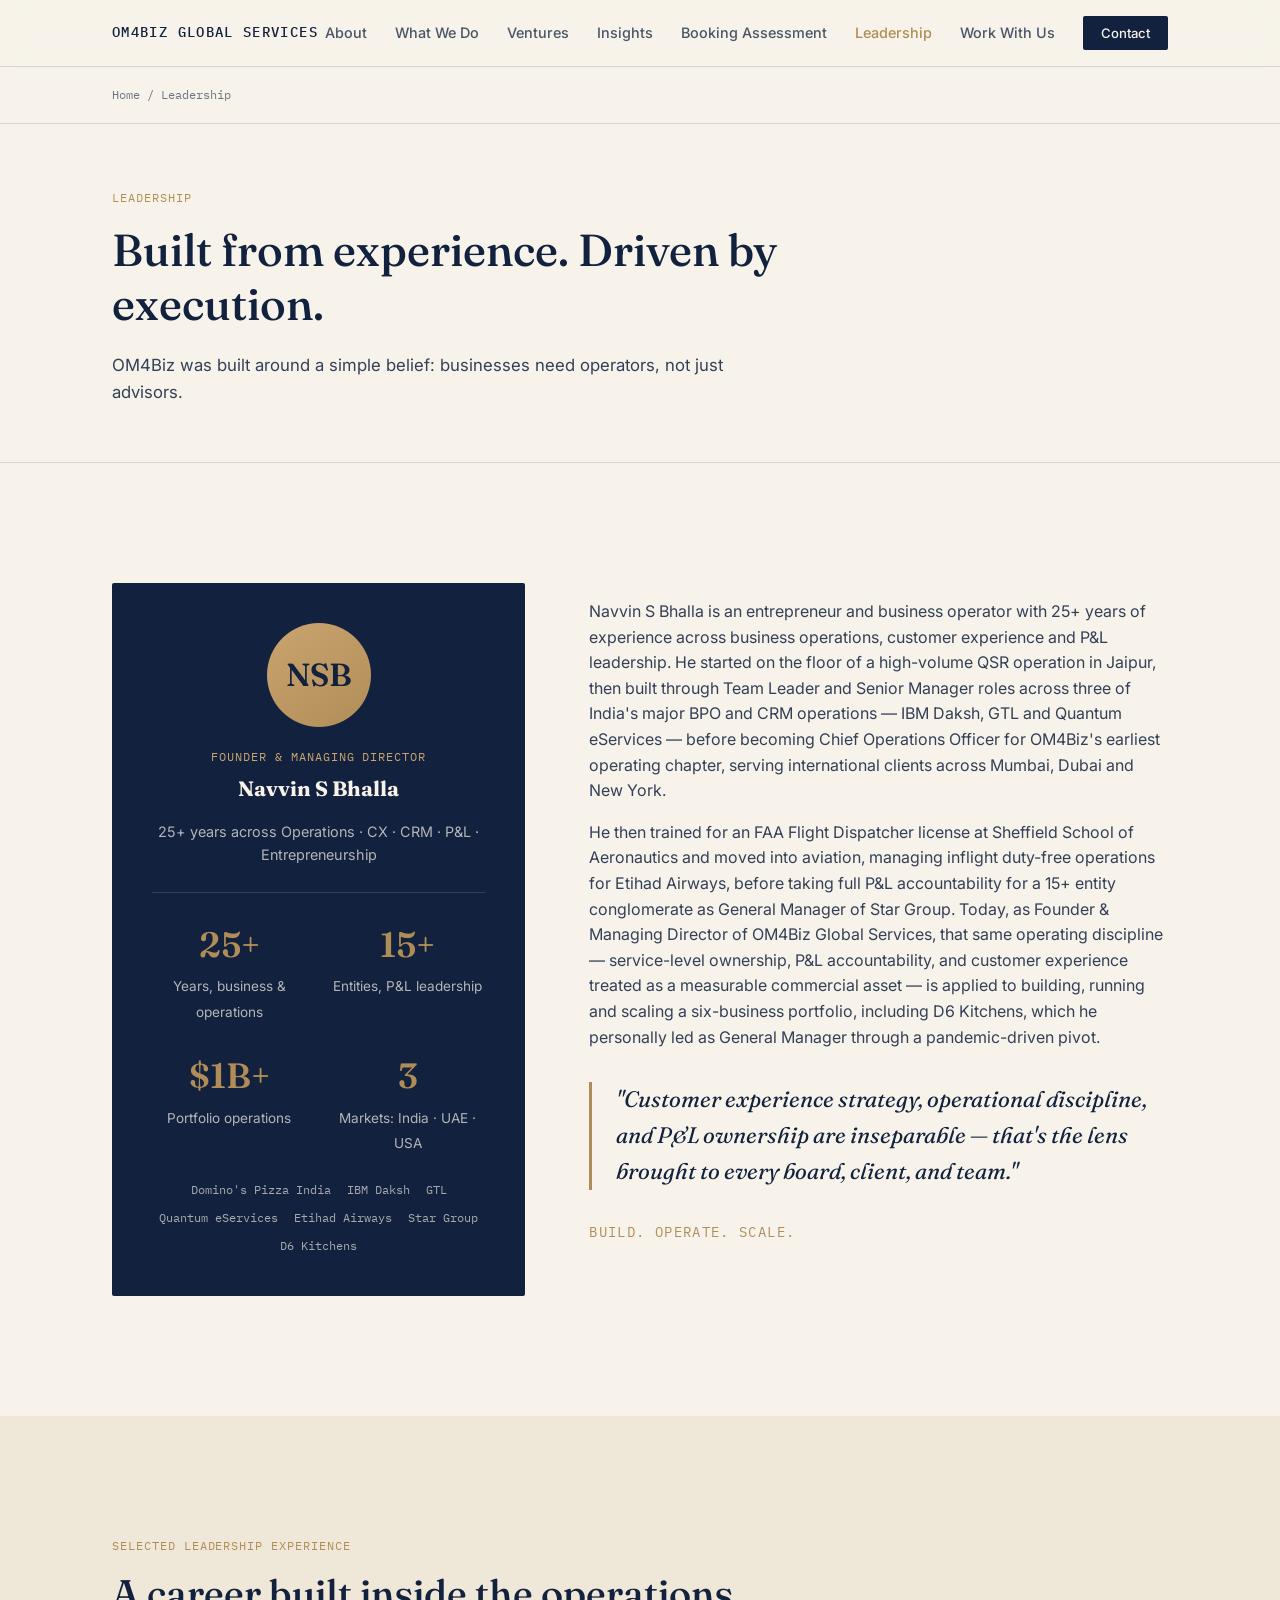
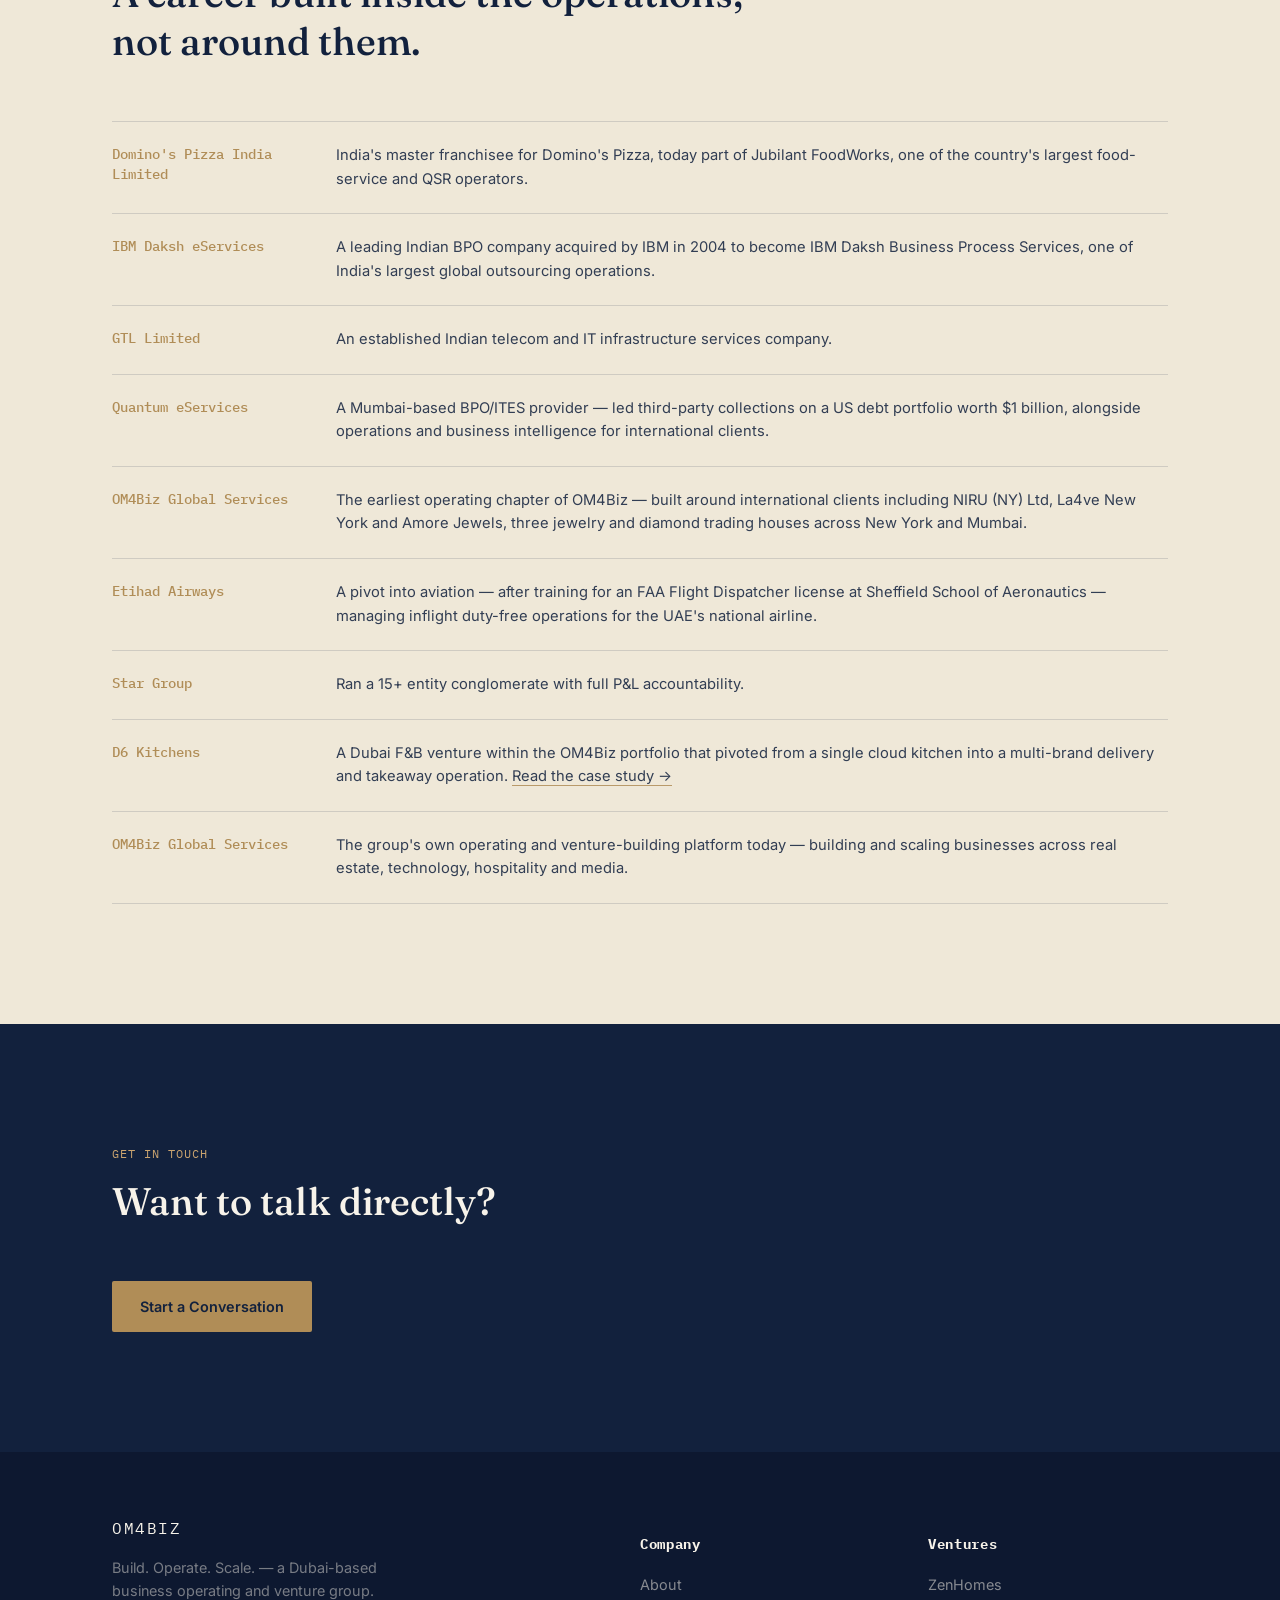
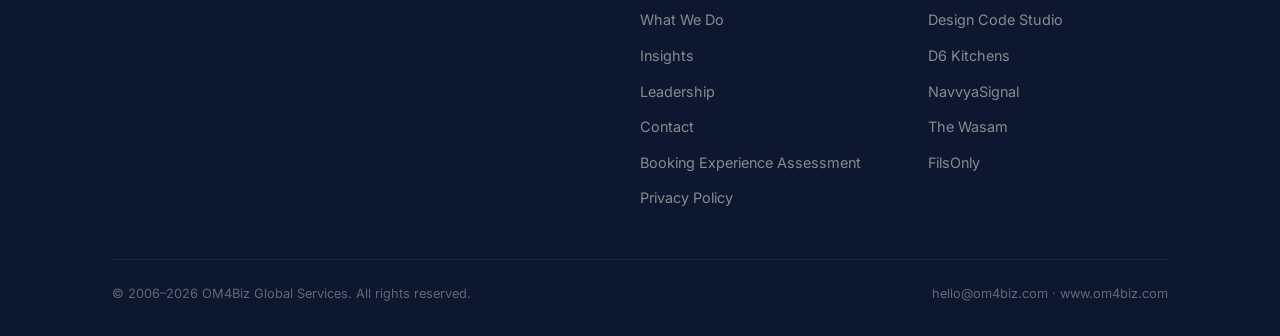
<file: leadership/index.html>
<!DOCTYPE html>
<html lang="en">
<head>
<meta charset="UTF-8">
<meta name="viewport" content="width=device-width, initial-scale=1.0">
<title>Navvin S Bhalla — Founder & Managing Director | OM4Biz</title>
<meta name="description" content="Meet the founder behind OM4Biz — 25+ years building and operating businesses, from front-line QSR management to running a 15+ entity conglomerate, across India, the UAE and the USA.">
<link rel="canonical" href="https://www.om4biz.com/leadership/">
<link rel="alternate" type="application/rss+xml" title="OM4Biz Insights" href="https://www.om4biz.com/feed.xml">
<meta property="og:title" content="Navvin S Bhalla — Founder & Managing Director | OM4Biz">
<meta property="og:description" content="25+ years scaling customer experience, operations and P&L — from Domino's Pizza to IBM Daksh, GTL, Quantum eServices, a 15+ entity conglomerate, and OM4Biz.">
<meta property="og:image" content="https://www.om4biz.com/og-image.png">
<meta property="og:type" content="profile">
<meta property="og:url" content="https://www.om4biz.com/leadership/">
<meta name="twitter:card" content="summary_large_image">
<link rel="preconnect" href="https://fonts.googleapis.com">
<link rel="preconnect" href="https://fonts.gstatic.com" crossorigin>
<link href="https://fonts.googleapis.com/css2?family=Fraunces:opsz,wght@9..144,400;9..144,500;9..144,600;9..144,700&family=Inter:wght@400;500;600&family=IBM+Plex+Mono:wght@400;500&display=swap" rel="stylesheet">
<link rel="stylesheet" href="/assets/style.css">
<script type="application/ld+json">
{"@context":"https://schema.org","@type":"Person","name":"Navvin S Bhalla","jobTitle":"Founder & Managing Director","worksFor":{"@type":"Organization","name":"OM4Biz Global Services"},"description":"Entrepreneur and business operator with 25+ years of experience across business operations, customer experience, technology and entrepreneurship."}
</script>
<script type="application/ld+json">
{"@context":"https://schema.org","@type":"BreadcrumbList","itemListElement":[{"@type":"ListItem","position":1,"name":"Home","item":"https://www.om4biz.com/"},{"@type":"ListItem","position":2,"name":"Leadership","item":"https://www.om4biz.com/leadership/"}]}
</script>
</head>
<body>

<header class="nav">
  <div class="nav-inner">
    <a class="nav-brand" href="/">OM4BIZ GLOBAL SERVICES</a>
    <ul class="nav-links">
      <li><a href="/about/">About</a></li>
      <li><a href="/what-we-do/">What We Do</a></li>
      <li><a href="/ventures/">Ventures</a></li>
      <li><a href="/insights/">Insights</a></li>
      <li><a href="/booking-assessment/">Booking Assessment</a></li>
      <li><a href="/leadership/" class="active">Leadership</a></li>
      <li><a href="/work-with-us/">Work With Us</a></li>
      <li><a href="/contact/" class="nav-cta">Contact</a></li>
    </ul>
  </div>
</header>

<nav class="breadcrumb"><div class="wrap"><a href="/">Home</a> / Leadership</div></nav>

<section class="page-hero">
  <div class="wrap">
    <span class="mono">Leadership</span>
    <h1>Built from experience. Driven by execution.</h1>
    <p class="lead">OM4Biz was built around a simple belief: businesses need operators, not just advisors.</p>
  </div>
</section>

<section>
  <div class="wrap">
    <div class="lead-grid">
      <div class="lead-card reveal">
        <div class="avatar-placeholder">NSB</div>
        <span class="mono">Founder & Managing Director</span>
        <h3>Navvin S Bhalla</h3>
        <p class="role">25+ years across Operations · CX · CRM · P&L · Entrepreneurship</p>
        <div class="stat-row" style="grid-template-columns:repeat(2,1fr);margin-top:24px;padding-top:24px;border-top:1px solid rgba(247,243,234,0.14);">
          <div class="stat"><b>25+</b><span>Years, business & operations</span></div>
          <div class="stat"><b>15+</b><span>Entities, P&L leadership</span></div>
          <div class="stat"><b>$1B+</b><span>Portfolio operations</span></div>
          <div class="stat"><b>3</b><span>Markets: India · UAE · USA</span></div>
        </div>
        <div class="companies" style="margin-top:24px;">
          <span>Domino's Pizza India</span><span>IBM Daksh</span><span>GTL</span><span>Quantum eServices</span><span>Etihad Airways</span><span>Star Group</span><span>D6 Kitchens</span>
        </div>
      </div>
      <div class="reveal">
        <p style="opacity:0.85;">Navvin S Bhalla is an entrepreneur and business operator with 25+ years of experience across business operations, customer experience and P&L leadership. He started on the floor of a high-volume QSR operation in Jaipur, then built through Team Leader and Senior Manager roles across three of India's major BPO and CRM operations — IBM Daksh, GTL and Quantum eServices — before becoming Chief Operations Officer for OM4Biz's earliest operating chapter, serving international clients across Mumbai, Dubai and New York.</p>
        <p style="opacity:0.85;">He then trained for an FAA Flight Dispatcher license at Sheffield School of Aeronautics and moved into aviation, managing inflight duty-free operations for Etihad Airways, before taking full P&L accountability for a 15+ entity conglomerate as General Manager of Star Group. Today, as Founder & Managing Director of OM4Biz Global Services, that same operating discipline — service-level ownership, P&L accountability, and customer experience treated as a measurable commercial asset — is applied to building, running and scaling a six-business portfolio, including D6 Kitchens, which he personally led as General Manager through a pandemic-driven pivot.</p>
        <blockquote>"Customer experience strategy, operational discipline, and P&L ownership are inseparable — that's the lens brought to every board, client, and team."</blockquote>
        <div class="signoff">Build. Operate. Scale.</div>
      </div>
    </div>
  </div>
</section>

<section style="background:var(--paper-dim);">
  <div class="wrap">
    <div class="section-head reveal">
      <span class="mono">Selected leadership experience</span>
      <h2>A career built inside the operations, not around them.</h2>
    </div>
    <div class="timeline reveal">

      <div class="timeline-row">
        <div class="company">Domino's Pizza India Limited</div>
        <div class="detail">India's master franchisee for Domino's Pizza, today part of Jubilant FoodWorks, one of the country's largest food-service and QSR operators.</div>
      </div>

      <div class="timeline-row">
        <div class="company">IBM Daksh eServices</div>
        <div class="detail">A leading Indian BPO company acquired by IBM in 2004 to become IBM Daksh Business Process Services, one of India's largest global outsourcing operations.</div>
      </div>

      <div class="timeline-row">
        <div class="company">GTL Limited</div>
        <div class="detail">An established Indian telecom and IT infrastructure services company.</div>
      </div>

      <div class="timeline-row">
        <div class="company">Quantum eServices</div>
        <div class="detail">A Mumbai-based BPO/ITES provider — led third-party collections on a US debt portfolio worth $1 billion, alongside operations and business intelligence for international clients.</div>
      </div>

      <div class="timeline-row">
        <div class="company">OM4Biz Global Services</div>
        <div class="detail">The earliest operating chapter of OM4Biz — built around international clients including NIRU (NY) Ltd, La4ve New York and Amore Jewels, three jewelry and diamond trading houses across New York and Mumbai.</div>
      </div>

      <div class="timeline-row">
        <div class="company">Etihad Airways</div>
        <div class="detail">A pivot into aviation — after training for an FAA Flight Dispatcher license at Sheffield School of Aeronautics — managing inflight duty-free operations for the UAE's national airline.</div>
      </div>

      <div class="timeline-row">
        <div class="company">Star Group</div>
        <div class="detail">Ran a 15+ entity conglomerate with full P&L accountability.</div>
      </div>

      <div class="timeline-row">
        <div class="company">D6 Kitchens</div>
        <div class="detail">A Dubai F&B venture within the OM4Biz portfolio that pivoted from a single cloud kitchen into a multi-brand delivery and takeaway operation. <a href="/ventures/#case-d6" style="border-bottom:1px solid var(--gold);text-decoration:none;">Read the case study →</a></div>
      </div>

      <div class="timeline-row">
        <div class="company">OM4Biz Global Services</div>
        <div class="detail">The group's own operating and venture-building platform today — building and scaling businesses across real estate, technology, hospitality and media.</div>
      </div>

    </div>
  </div>
</section>

<section id="contact-section">
  <div class="wrap">
    <div class="section-head reveal">
      <span class="mono">Get in touch</span>
      <h2>Want to talk directly?</h2>
    </div>
    <div class="cta-row reveal">
      <a href="/contact/" class="btn btn-primary" style="background:var(--gold);color:var(--navy);">Start a Conversation</a>
    </div>
  </div>
</section>

<footer>
  <div class="wrap">
    <div class="footer-grid">
      <div>
        <div class="footer-brand">OM4BIZ</div>
        <p style="max-width:320px;font-size:0.9rem;opacity:0.7;">Build. Operate. Scale. — a Dubai-based business operating and venture group.</p>
      </div>
      <div>
        <h4>Company</h4>
        <ul>
          <li><a href="/about/">About</a></li>
          <li><a href="/what-we-do/">What We Do</a></li>
          <li><a href="/insights/">Insights</a></li>
          <li><a href="/leadership/">Leadership</a></li>
          <li><a href="/contact/">Contact</a></li>
          <li><a href="/booking-assessment/">Booking Experience Assessment</a></li>
          <li><a href="/privacy-policy/">Privacy Policy</a></li>
        </ul>
      </div>
      <div>
        <h4>Ventures</h4>
        <ul>
          <li><a href="https://zenhomesglobal.com" target="_blank" rel="noopener">ZenHomes</a></li>
          <li><a href="https://designcode.ae" target="_blank" rel="noopener">Design Code Studio</a></li>
          <li><a href="https://d6kitchens.com" target="_blank" rel="noopener">D6 Kitchens</a></li>
          <li><a href="https://navvyasignal.com" target="_blank" rel="noopener">NavvyaSignal</a></li>
          <li><a href="https://thewasam.com" target="_blank" rel="noopener">The Wasam</a></li>
          <li><a href="https://www.filsonly.com" target="_blank" rel="noopener">FilsOnly</a></li>
        </ul>
      </div>
    </div>
    <div class="footer-bottom">
      <span>© 2006–2026 OM4Biz Global Services. All rights reserved.</span>
      <span>hello@om4biz.com · www.om4biz.com</span>
    </div>
  </div>
</footer>

<script src="/assets/reveal.js"></script>
</body>
</html>
</file>
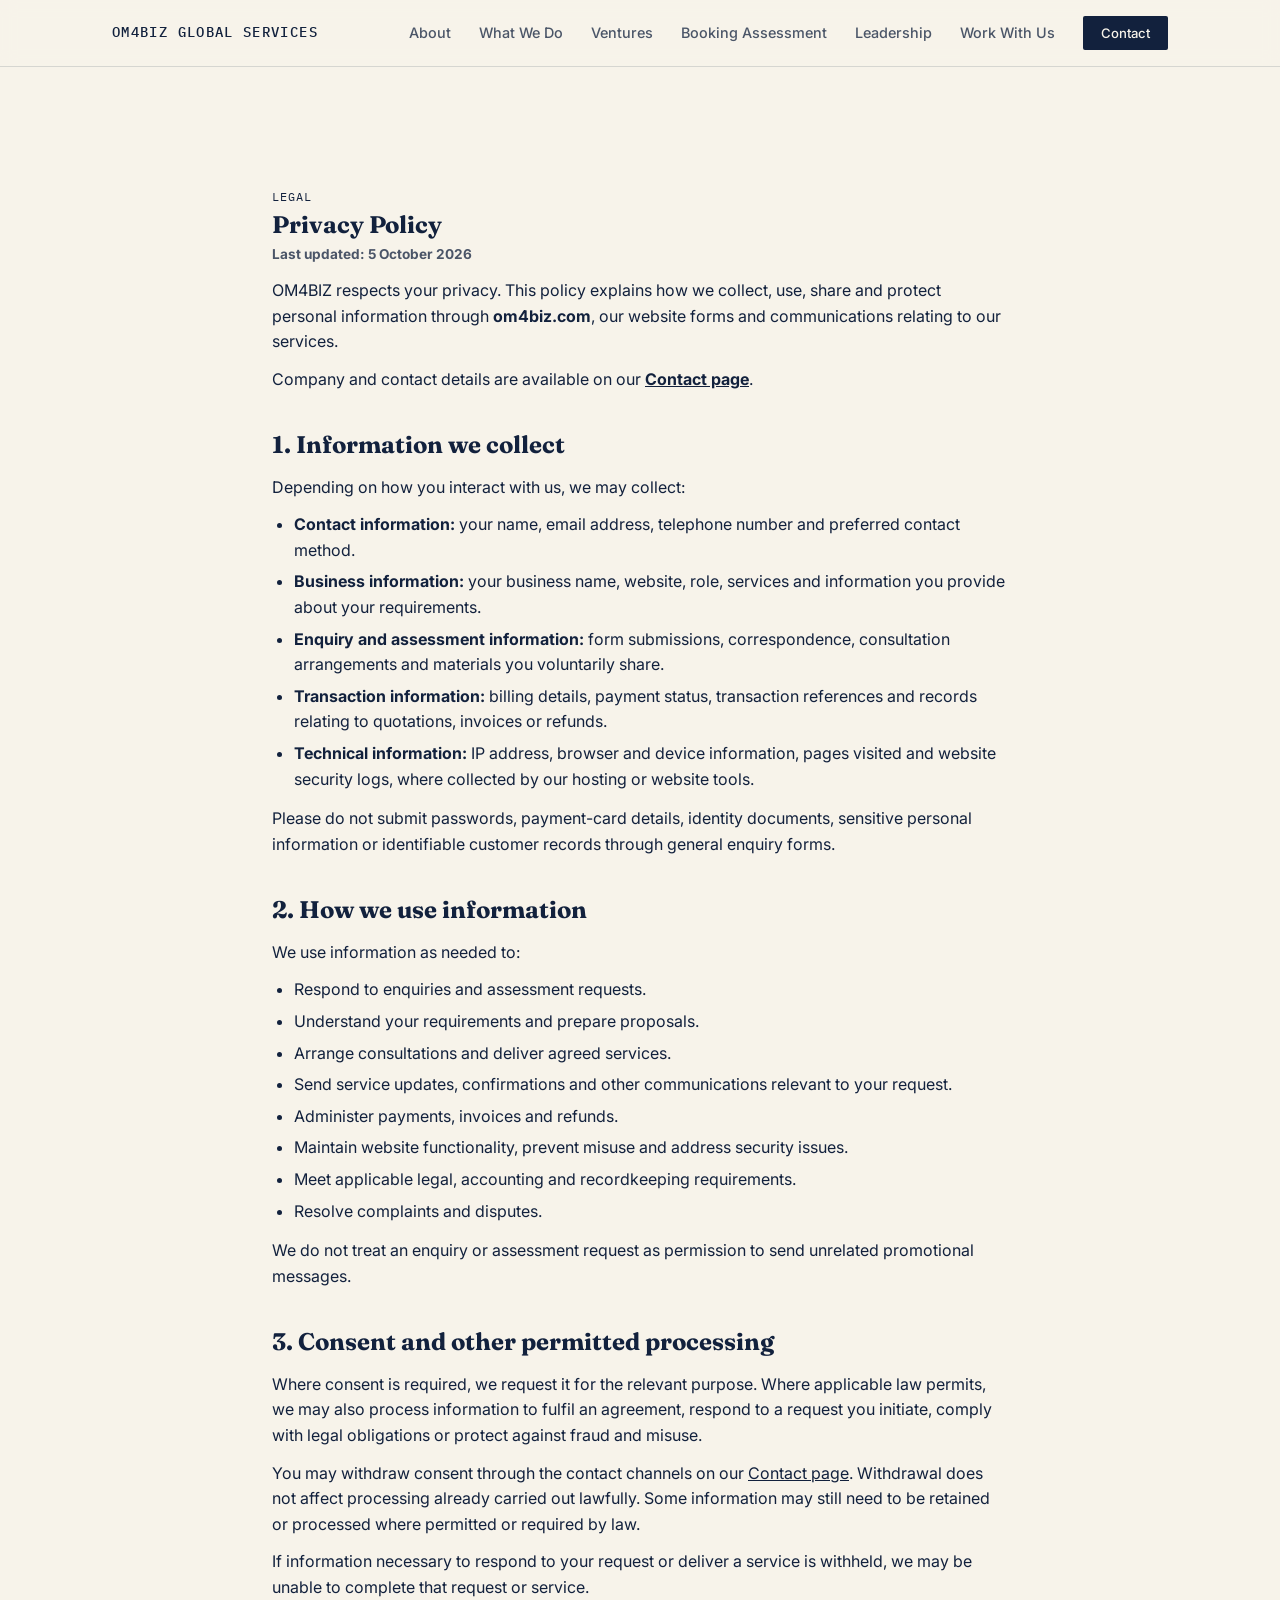
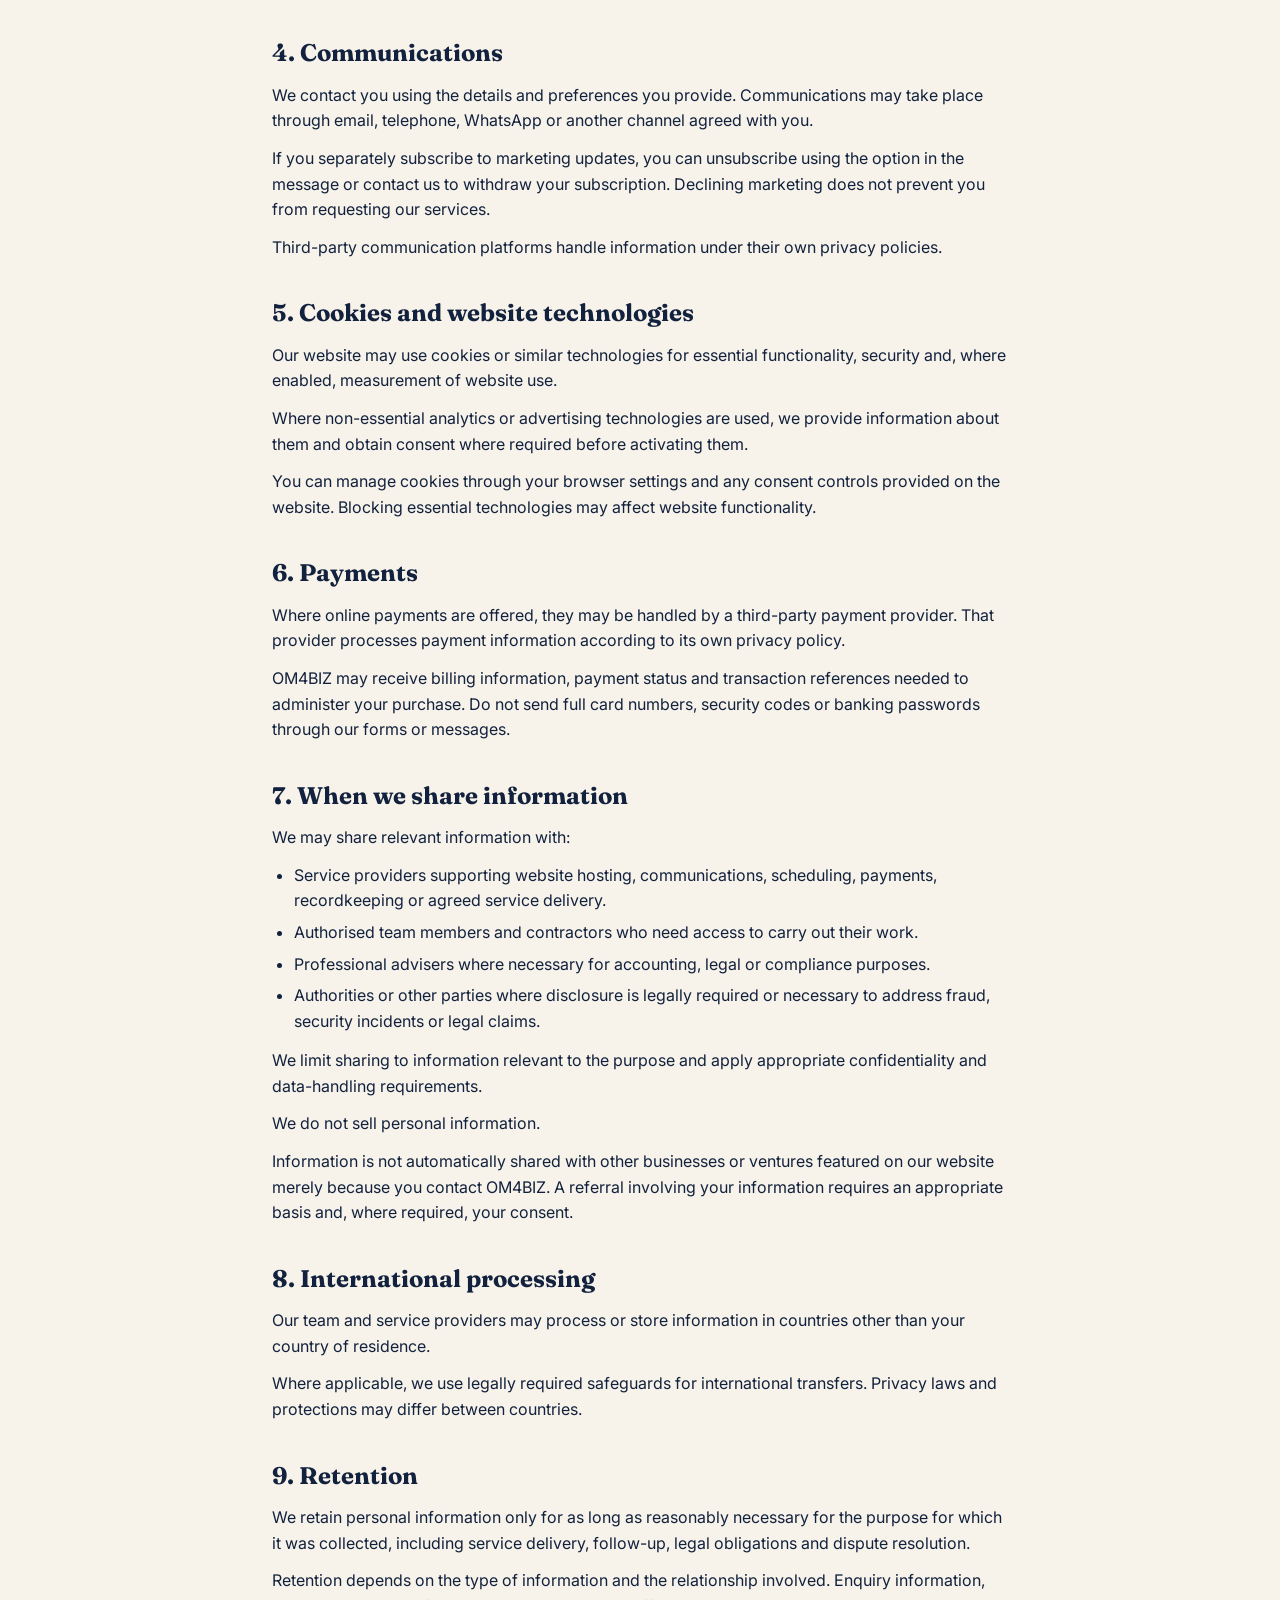
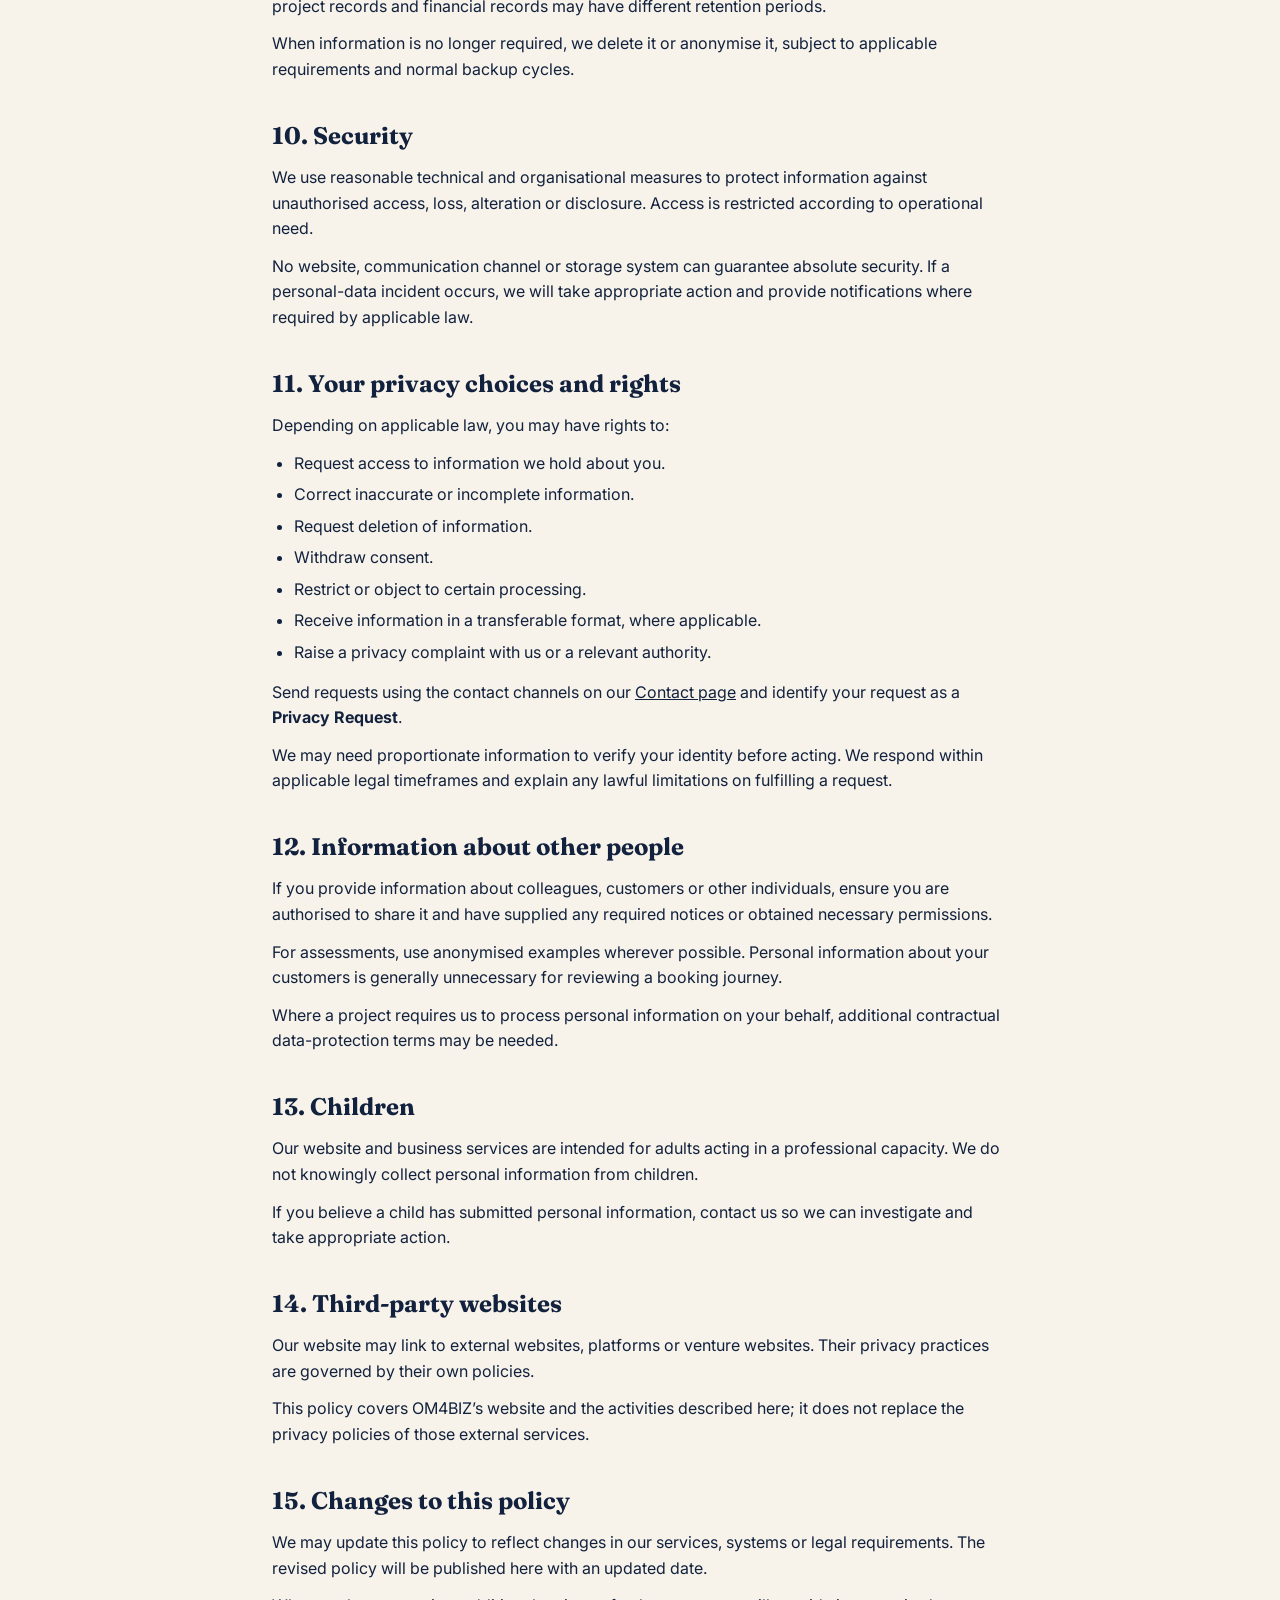
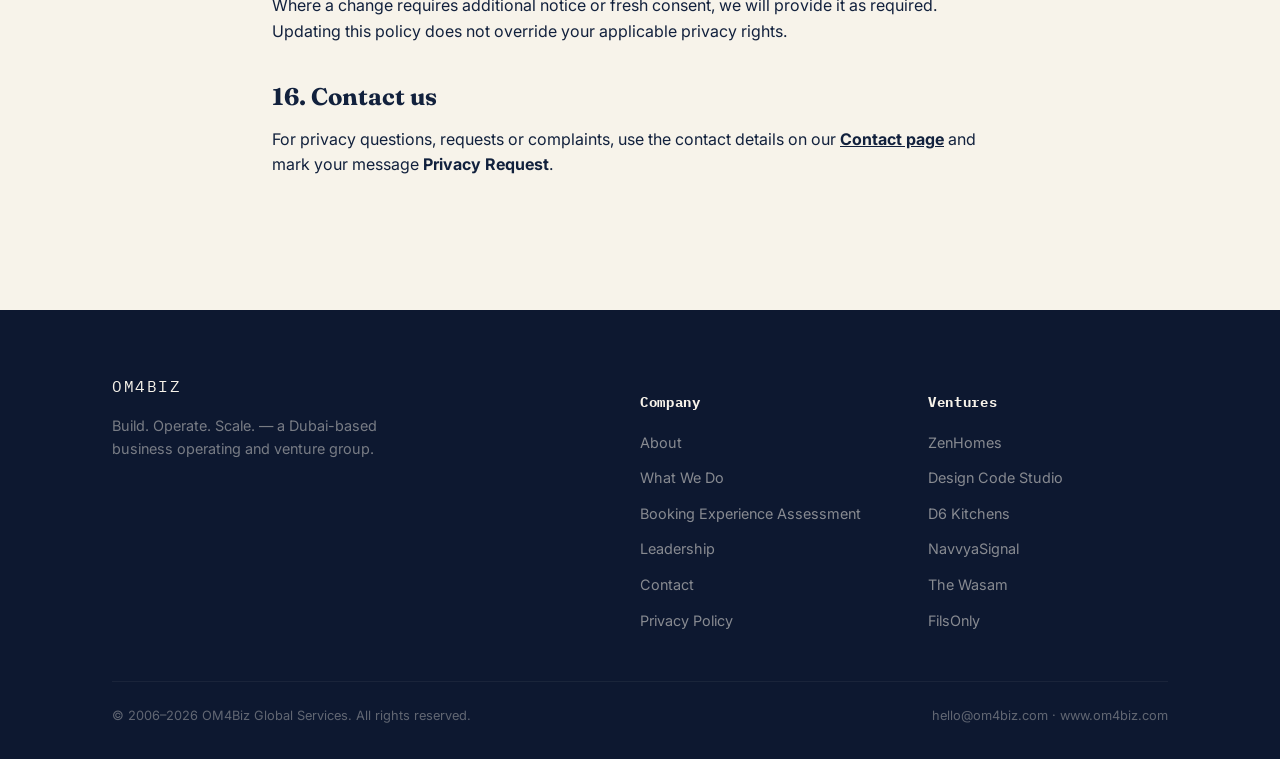
<file: privacy-policy/index.html>
<!DOCTYPE html>
<html lang="en">
<head>
<meta charset="UTF-8">
<meta name="viewport" content="width=device-width, initial-scale=1.0">
<title>Privacy Policy | OM4BIZ</title>
<meta name="description" content="How OM4BIZ collects, uses, shares and protects personal information through om4biz.com, website forms and service communications.">
<link rel="canonical" href="https://www.om4biz.com/privacy-policy/">
<meta property="og:image" content="https://www.om4biz.com/og-image.png">
<meta property="og:type" content="website">
<meta property="og:url" content="https://www.om4biz.com/privacy-policy/">
<meta name="twitter:card" content="summary_large_image">
<link rel="preconnect" href="https://fonts.googleapis.com">
<link rel="preconnect" href="https://fonts.gstatic.com" crossorigin>
<link href="https://fonts.googleapis.com/css2?family=Fraunces:opsz,wght@9..144,400;9..144,500;9..144,600;9..144,700&family=Inter:wght@400;500;600&family=IBM+Plex+Mono:wght@400;500&display=swap" rel="stylesheet">
<link rel="stylesheet" href="/assets/style.css">
<style>.fine{font-size:.85rem;opacity:.75}.policy h2{margin:34px 0 10px;font-size:1.5rem}.policy p{margin:0 0 12px}.policy ul{margin:0 0 14px;padding-left:22px}.policy li{margin:6px 0}</style>
</head>
<body>
<header class="nav">
  <div class="nav-inner">
    <a class="nav-brand" href="/">OM4BIZ GLOBAL SERVICES</a>
    <ul class="nav-links">
      <li><a href="/about/">About</a></li>
      <li><a href="/what-we-do/">What We Do</a></li>
      <li><a href="/ventures/">Ventures</a></li>
      <li><a href="/booking-assessment/">Booking Assessment</a></li>
      <li><a href="/leadership/">Leadership</a></li>
      <li><a href="/work-with-us/">Work With Us</a></li>
      <li><a href="/contact/" class="nav-cta">Contact</a></li>
    </ul>
  </div>
</header>
<section><div class="wrap policy" style="max-width:800px"><div class="mono">Legal</div><h1>Privacy Policy</h1>
<p class="fine"><strong>Last updated: 5 October 2026</strong></p>
<p>OM4BIZ respects your privacy. This policy explains how we collect, use, share and protect personal information through <strong>om4biz.com</strong>, our website forms and communications relating to our services.</p>
<p>Company and contact details are available on our <a href="/contact/"><strong>Contact page</strong></a>.</p>
<h2>1. Information we collect</h2>
<p>Depending on how you interact with us, we may collect:</p>
<ul>
<li><strong>Contact information:</strong> your name, email address, telephone number and preferred contact method.</li>
<li><strong>Business information:</strong> your business name, website, role, services and information you provide about your requirements.</li>
<li><strong>Enquiry and assessment information:</strong> form submissions, correspondence, consultation arrangements and materials you voluntarily share.</li>
<li><strong>Transaction information:</strong> billing details, payment status, transaction references and records relating to quotations, invoices or refunds.</li>
<li><strong>Technical information:</strong> IP address, browser and device information, pages visited and website security logs, where collected by our hosting or website tools.</li>
</ul>
<p>Please do not submit passwords, payment-card details, identity documents, sensitive personal information or identifiable customer records through general enquiry forms.</p>
<h2>2. How we use information</h2>
<p>We use information as needed to:</p>
<ul>
<li>Respond to enquiries and assessment requests.</li>
<li>Understand your requirements and prepare proposals.</li>
<li>Arrange consultations and deliver agreed services.</li>
<li>Send service updates, confirmations and other communications relevant to your request.</li>
<li>Administer payments, invoices and refunds.</li>
<li>Maintain website functionality, prevent misuse and address security issues.</li>
<li>Meet applicable legal, accounting and recordkeeping requirements.</li>
<li>Resolve complaints and disputes.</li>
</ul>
<p>We do not treat an enquiry or assessment request as permission to send unrelated promotional messages.</p>
<h2>3. Consent and other permitted processing</h2>
<p>Where consent is required, we request it for the relevant purpose. Where applicable law permits, we may also process information to fulfil an agreement, respond to a request you initiate, comply with legal obligations or protect against fraud and misuse.</p>
<p>You may withdraw consent through the contact channels on our <a href="/contact/">Contact page</a>. Withdrawal does not affect processing already carried out lawfully. Some information may still need to be retained or processed where permitted or required by law.</p>
<p>If information necessary to respond to your request or deliver a service is withheld, we may be unable to complete that request or service.</p>
<h2>4. Communications</h2>
<p>We contact you using the details and preferences you provide. Communications may take place through email, telephone, WhatsApp or another channel agreed with you.</p>
<p>If you separately subscribe to marketing updates, you can unsubscribe using the option in the message or contact us to withdraw your subscription. Declining marketing does not prevent you from requesting our services.</p>
<p>Third-party communication platforms handle information under their own privacy policies.</p>
<h2>5. Cookies and website technologies</h2>
<p>Our website may use cookies or similar technologies for essential functionality, security and, where enabled, measurement of website use.</p>
<p>Where non-essential analytics or advertising technologies are used, we provide information about them and obtain consent where required before activating them.</p>
<p>You can manage cookies through your browser settings and any consent controls provided on the website. Blocking essential technologies may affect website functionality.</p>
<h2>6. Payments</h2>
<p>Where online payments are offered, they may be handled by a third-party payment provider. That provider processes payment information according to its own privacy policy.</p>
<p>OM4BIZ may receive billing information, payment status and transaction references needed to administer your purchase. Do not send full card numbers, security codes or banking passwords through our forms or messages.</p>
<h2>7. When we share information</h2>
<p>We may share relevant information with:</p>
<ul>
<li>Service providers supporting website hosting, communications, scheduling, payments, recordkeeping or agreed service delivery.</li>
<li>Authorised team members and contractors who need access to carry out their work.</li>
<li>Professional advisers where necessary for accounting, legal or compliance purposes.</li>
<li>Authorities or other parties where disclosure is legally required or necessary to address fraud, security incidents or legal claims.</li>
</ul>
<p>We limit sharing to information relevant to the purpose and apply appropriate confidentiality and data-handling requirements.</p>
<p>We do not sell personal information.</p>
<p>Information is not automatically shared with other businesses or ventures featured on our website merely because you contact OM4BIZ. A referral involving your information requires an appropriate basis and, where required, your consent.</p>
<h2>8. International processing</h2>
<p>Our team and service providers may process or store information in countries other than your country of residence.</p>
<p>Where applicable, we use legally required safeguards for international transfers. Privacy laws and protections may differ between countries.</p>
<h2>9. Retention</h2>
<p>We retain personal information only for as long as reasonably necessary for the purpose for which it was collected, including service delivery, follow-up, legal obligations and dispute resolution.</p>
<p>Retention depends on the type of information and the relationship involved. Enquiry information, project records and financial records may have different retention periods.</p>
<p>When information is no longer required, we delete it or anonymise it, subject to applicable requirements and normal backup cycles.</p>
<h2>10. Security</h2>
<p>We use reasonable technical and organisational measures to protect information against unauthorised access, loss, alteration or disclosure. Access is restricted according to operational need.</p>
<p>No website, communication channel or storage system can guarantee absolute security. If a personal-data incident occurs, we will take appropriate action and provide notifications where required by applicable law.</p>
<h2>11. Your privacy choices and rights</h2>
<p>Depending on applicable law, you may have rights to:</p>
<ul>
<li>Request access to information we hold about you.</li>
<li>Correct inaccurate or incomplete information.</li>
<li>Request deletion of information.</li>
<li>Withdraw consent.</li>
<li>Restrict or object to certain processing.</li>
<li>Receive information in a transferable format, where applicable.</li>
<li>Raise a privacy complaint with us or a relevant authority.</li>
</ul>
<p>Send requests using the contact channels on our <a href="/contact/">Contact page</a> and identify your request as a <strong>Privacy Request</strong>.</p>
<p>We may need proportionate information to verify your identity before acting. We respond within applicable legal timeframes and explain any lawful limitations on fulfilling a request.</p>
<h2>12. Information about other people</h2>
<p>If you provide information about colleagues, customers or other individuals, ensure you are authorised to share it and have supplied any required notices or obtained necessary permissions.</p>
<p>For assessments, use anonymised examples wherever possible. Personal information about your customers is generally unnecessary for reviewing a booking journey.</p>
<p>Where a project requires us to process personal information on your behalf, additional contractual data-protection terms may be needed.</p>
<h2>13. Children</h2>
<p>Our website and business services are intended for adults acting in a professional capacity. We do not knowingly collect personal information from children.</p>
<p>If you believe a child has submitted personal information, contact us so we can investigate and take appropriate action.</p>
<h2>14. Third-party websites</h2>
<p>Our website may link to external websites, platforms or venture websites. Their privacy practices are governed by their own policies.</p>
<p>This policy covers OM4BIZ’s website and the activities described here; it does not replace the privacy policies of those external services.</p>
<h2>15. Changes to this policy</h2>
<p>We may update this policy to reflect changes in our services, systems or legal requirements. The revised policy will be published here with an updated date.</p>
<p>Where a change requires additional notice or fresh consent, we will provide it as required. Updating this policy does not override your applicable privacy rights.</p>
<h2>16. Contact us</h2>
<p>For privacy questions, requests or complaints, use the contact details on our <a href="/contact/"><strong>Contact page</strong></a> and mark your message <strong>Privacy Request</strong>.</p>
</div></section>
<footer>
  <div class="wrap">
    <div class="footer-grid">
      <div>
        <div class="footer-brand">OM4BIZ</div>
        <p style="max-width:320px;font-size:0.9rem;opacity:0.7;">Build. Operate. Scale. — a Dubai-based business operating and venture group.</p>
      </div>
      <div>
        <h4>Company</h4>
        <ul>
          <li><a href="/about/">About</a></li>
          <li><a href="/what-we-do/">What We Do</a></li>
          <li><a href="/booking-assessment/">Booking Experience Assessment</a></li>
          <li><a href="/leadership/">Leadership</a></li>
          <li><a href="/contact/">Contact</a></li>
          <li><a href="/privacy-policy/">Privacy Policy</a></li>
        </ul>
      </div>
      <div>
        <h4>Ventures</h4>
        <ul>
          <li><a href="https://zenhomesglobal.com" target="_blank" rel="noopener">ZenHomes</a></li>
          <li><a href="https://designcode.ae" target="_blank" rel="noopener">Design Code Studio</a></li>
          <li><a href="https://d6kitchens.com" target="_blank" rel="noopener">D6 Kitchens</a></li>
          <li><a href="https://navvyasignal.com" target="_blank" rel="noopener">NavvyaSignal</a></li>
          <li><a href="https://thewasam.com" target="_blank" rel="noopener">The Wasam</a></li>
          <li><a href="https://www.filsonly.com" target="_blank" rel="noopener">FilsOnly</a></li>
        </ul>
      </div>
    </div>
    <div class="footer-bottom">
      <span>© 2006–2026 OM4Biz Global Services. All rights reserved.</span>
      <span>hello@om4biz.com · www.om4biz.com</span>
    </div>
  </div>
</footer>
</body>
</html>
</file>
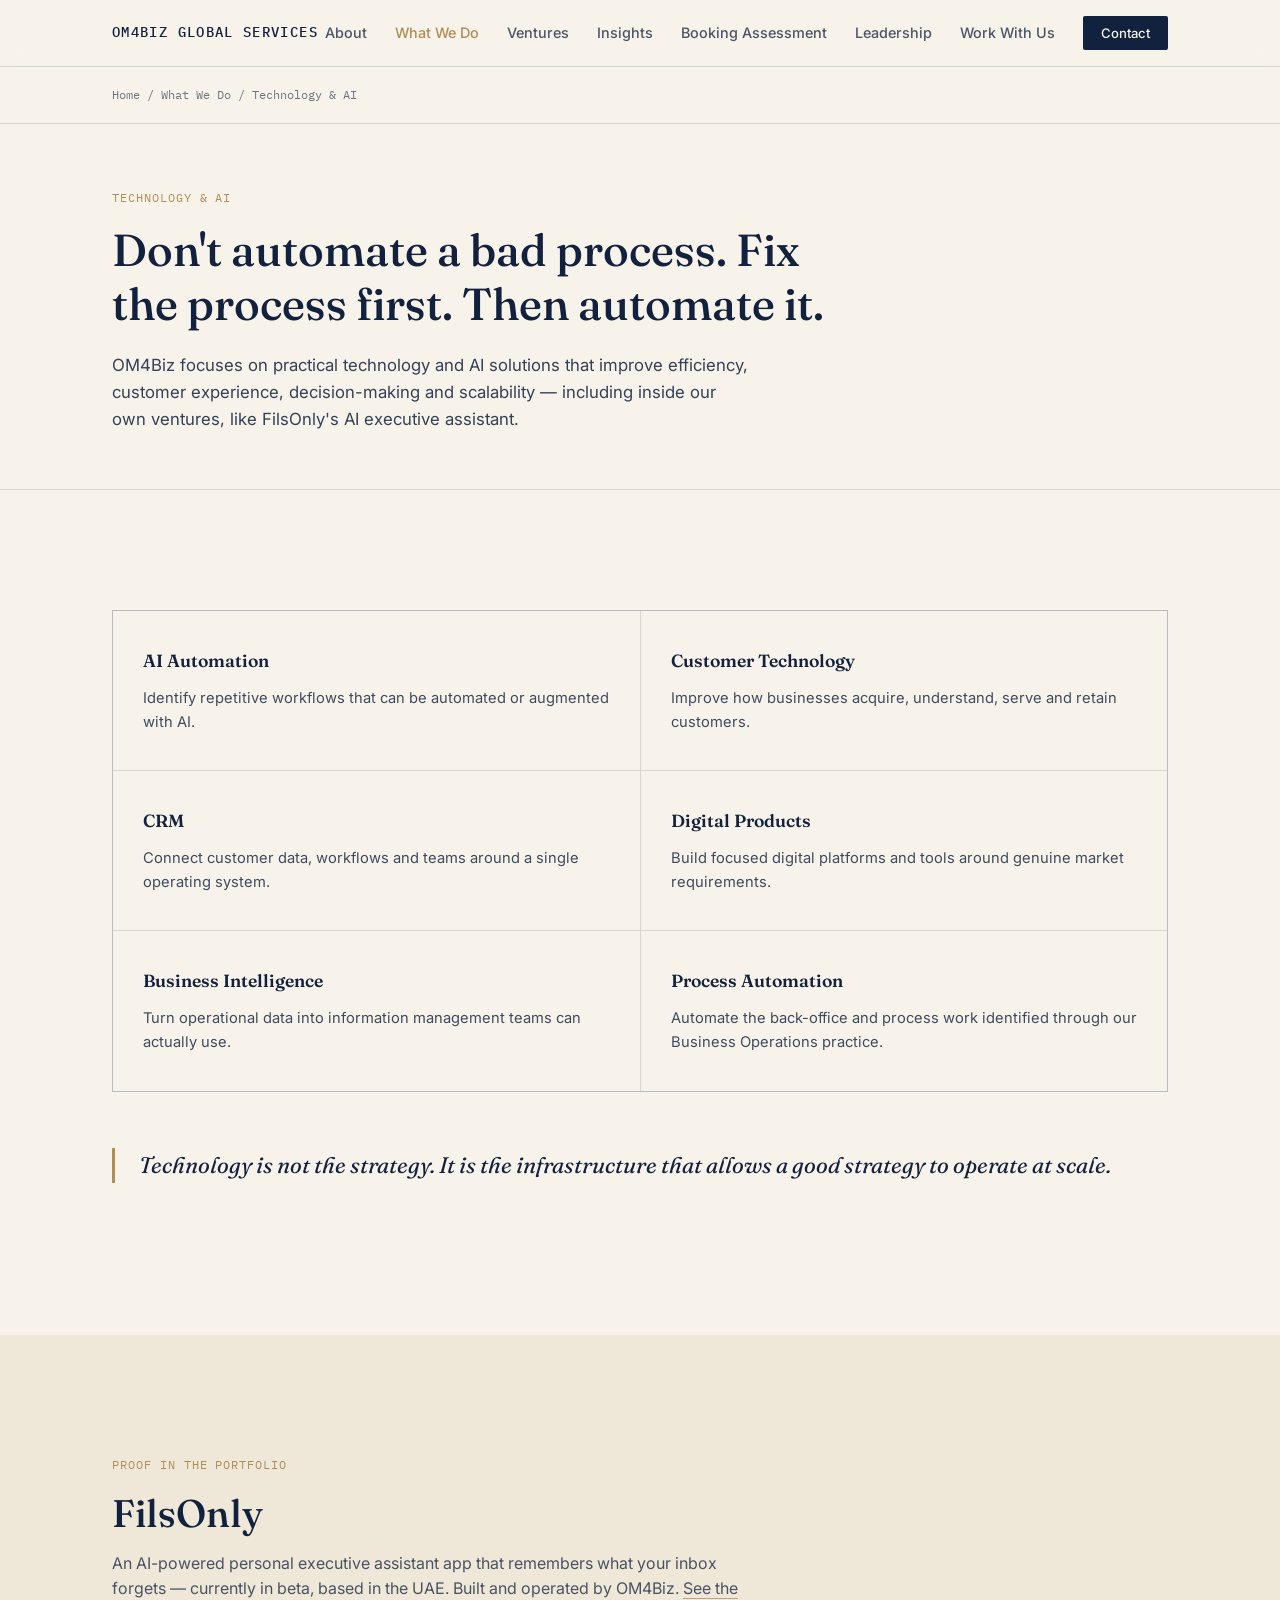
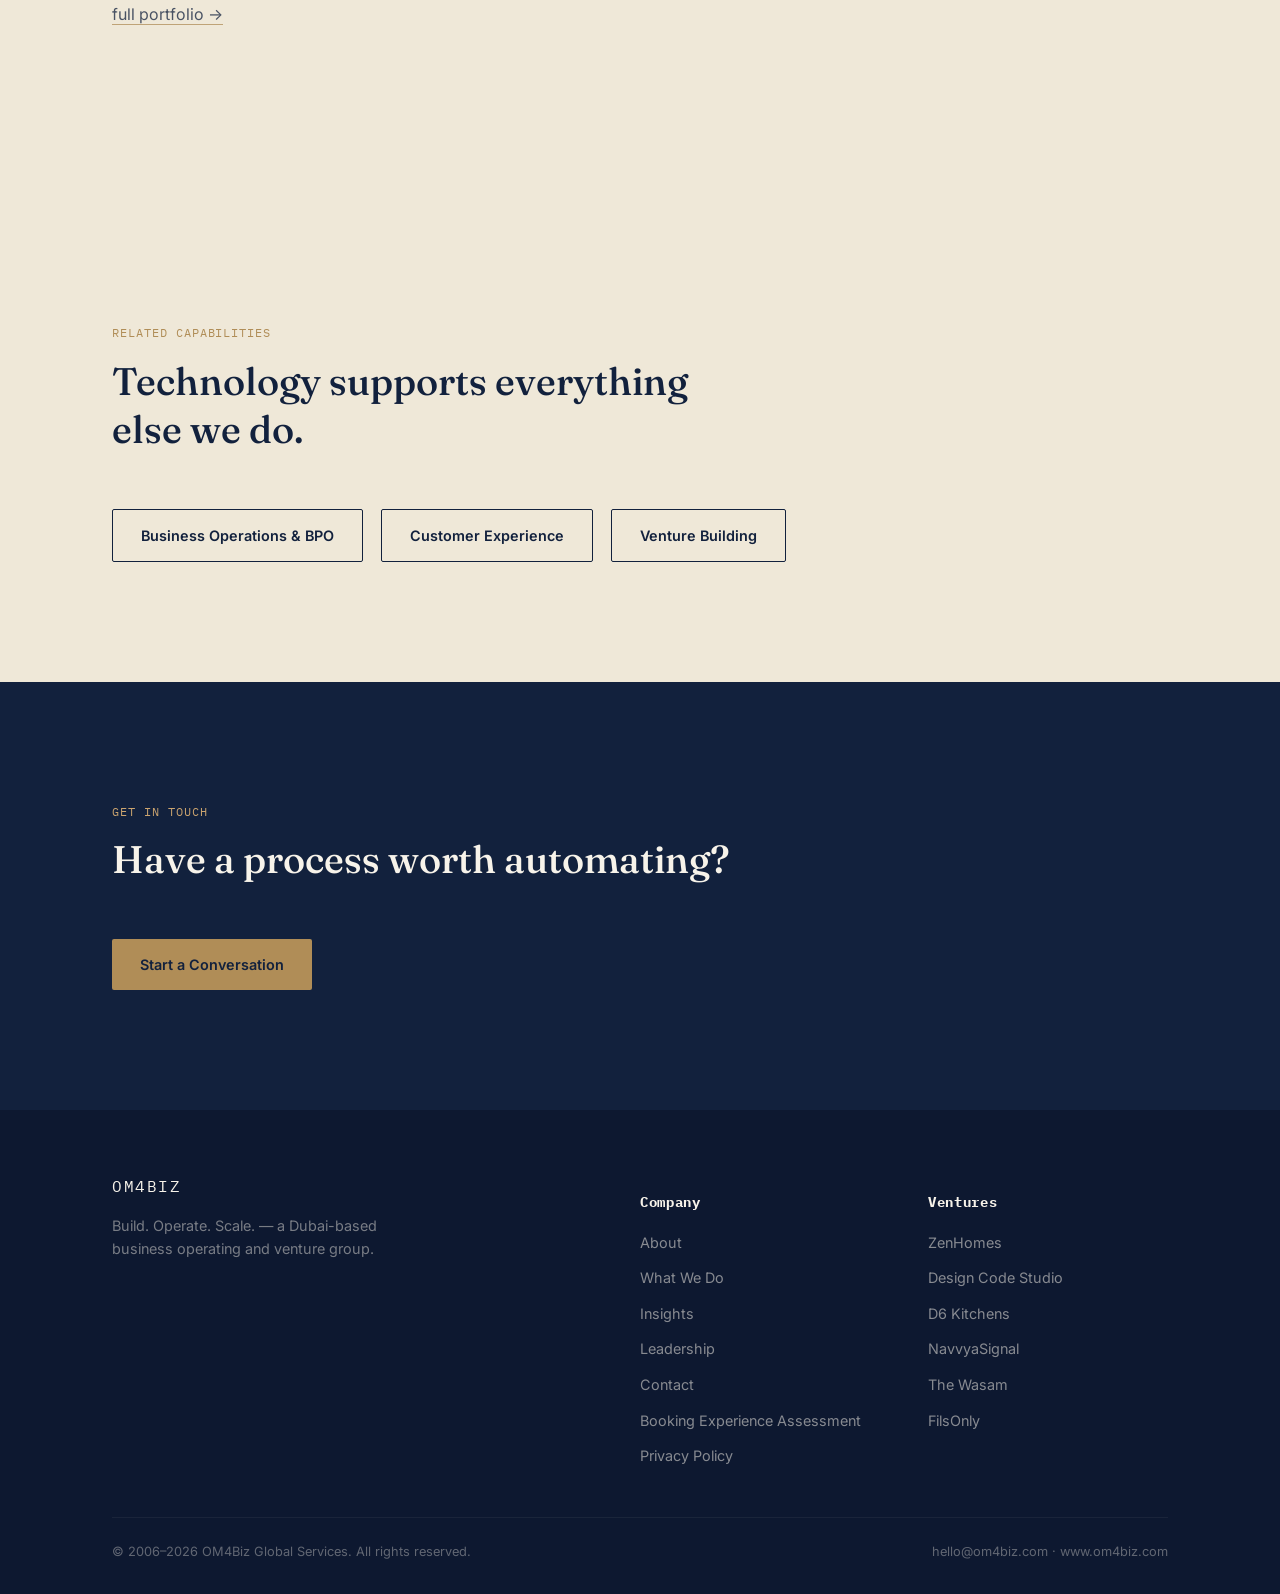
<file: technology-ai/index.html>
<!DOCTYPE html>
<html lang="en">
<head>
<meta charset="UTF-8">
<meta name="viewport" content="width=device-width, initial-scale=1.0">
<title>AI & Business Automation Solutions Dubai | OM4Biz</title>
<meta name="description" content="Practical AI, automation and CRM technology that solve real business problems — fix the process, then automate it. OM4Biz builds and applies technology across its own ventures.">
<link rel="canonical" href="https://www.om4biz.com/technology-ai/">
<link rel="alternate" type="application/rss+xml" title="OM4Biz Insights" href="https://www.om4biz.com/feed.xml">
<meta property="og:title" content="AI & Business Automation Solutions Dubai | OM4Biz">
<meta property="og:description" content="Don't automate a bad process. Fix the process first. Then automate it.">
<meta property="og:image" content="https://www.om4biz.com/og-image.png">
<meta property="og:type" content="website">
<meta property="og:url" content="https://www.om4biz.com/technology-ai/">
<meta name="twitter:card" content="summary_large_image">
<link rel="preconnect" href="https://fonts.googleapis.com">
<link rel="preconnect" href="https://fonts.gstatic.com" crossorigin>
<link href="https://fonts.googleapis.com/css2?family=Fraunces:opsz,wght@9..144,400;9..144,500;9..144,600;9..144,700&family=Inter:wght@400;500;600&family=IBM+Plex+Mono:wght@400;500&display=swap" rel="stylesheet">
<link rel="stylesheet" href="/assets/style.css">
<script type="application/ld+json">
{"@context":"https://schema.org","@type":"BreadcrumbList","itemListElement":[{"@type":"ListItem","position":1,"name":"Home","item":"https://www.om4biz.com/"},{"@type":"ListItem","position":2,"name":"What We Do","item":"https://www.om4biz.com/what-we-do/"},{"@type":"ListItem","position":3,"name":"Technology & AI","item":"https://www.om4biz.com/technology-ai/"}]}
</script>
</head>
<body>

<header class="nav">
  <div class="nav-inner">
    <a class="nav-brand" href="/">OM4BIZ GLOBAL SERVICES</a>
    <ul class="nav-links">
      <li><a href="/about/">About</a></li>
      <li><a href="/what-we-do/" class="active">What We Do</a></li>
      <li><a href="/ventures/">Ventures</a></li>
      <li><a href="/insights/">Insights</a></li>
      <li><a href="/booking-assessment/">Booking Assessment</a></li>
      <li><a href="/leadership/">Leadership</a></li>
      <li><a href="/work-with-us/">Work With Us</a></li>
      <li><a href="/contact/" class="nav-cta">Contact</a></li>
    </ul>
  </div>
</header>

<nav class="breadcrumb"><div class="wrap"><a href="/">Home</a> / <a href="/what-we-do/">What We Do</a> / Technology & AI</div></nav>

<section class="page-hero">
  <div class="wrap">
    <span class="mono">Technology & AI</span>
    <h1>Don't automate a bad process. Fix the process first. Then automate it.</h1>
    <p class="lead">OM4Biz focuses on practical technology and AI solutions that improve efficiency, customer experience, decision-making and scalability — including inside our own ventures, like FilsOnly's AI executive assistant.</p>
  </div>
</section>

<section>
  <div class="wrap">
    <div class="grid-2 reveal">
      <div class="service-card"><h3>AI Automation</h3><p>Identify repetitive workflows that can be automated or augmented with AI.</p></div>
      <div class="service-card"><h3>Customer Technology</h3><p>Improve how businesses acquire, understand, serve and retain customers.</p></div>
      <div class="service-card"><h3>CRM</h3><p>Connect customer data, workflows and teams around a single operating system.</p></div>
      <div class="service-card"><h3>Digital Products</h3><p>Build focused digital platforms and tools around genuine market requirements.</p></div>
      <div class="service-card"><h3>Business Intelligence</h3><p>Turn operational data into information management teams can actually use.</p></div>
      <div class="service-card"><h3>Process Automation</h3><p>Automate the back-office and process work identified through our Business Operations practice.</p></div>
    </div>
    <blockquote style="margin-top:56px;">Technology is not the strategy. It is the infrastructure that allows a good strategy to operate at scale.</blockquote>
  </div>
</section>

<section style="background:var(--paper-dim);">
  <div class="wrap">
    <div class="section-head reveal">
      <span class="mono">Proof in the portfolio</span>
      <h2>FilsOnly</h2>
      <p style="opacity:0.75;margin-top:14px;">An AI-powered personal executive assistant app that remembers what your inbox forgets — currently in beta, based in the UAE. Built and operated by OM4Biz. <a href="/ventures/" style="border-bottom:1px solid var(--gold);text-decoration:none;">See the full portfolio →</a></p>
    </div>
  </div>
</section>

<section style="background:var(--paper-dim);">
  <div class="wrap">
    <div class="section-head reveal">
      <span class="mono">Related capabilities</span>
      <h2>Technology supports everything else we do.</h2>
    </div>
    <div class="cta-row reveal">
      <a href="/business-operations-bpo/" class="btn btn-outline">Business Operations & BPO</a>
      <a href="/customer-experience/" class="btn btn-outline">Customer Experience</a>
      <a href="/venture-building/" class="btn btn-outline">Venture Building</a>
    </div>
  </div>
</section>

<section id="contact-section">
  <div class="wrap">
    <div class="section-head reveal">
      <span class="mono">Get in touch</span>
      <h2>Have a process worth automating?</h2>
    </div>
    <div class="cta-row reveal">
      <a href="/contact/" class="btn btn-primary" style="background:var(--gold);color:var(--navy);">Start a Conversation</a>
    </div>
  </div>
</section>

<footer>
  <div class="wrap">
    <div class="footer-grid">
      <div>
        <div class="footer-brand">OM4BIZ</div>
        <p style="max-width:320px;font-size:0.9rem;opacity:0.7;">Build. Operate. Scale. — a Dubai-based business operating and venture group.</p>
      </div>
      <div>
        <h4>Company</h4>
        <ul>
          <li><a href="/about/">About</a></li>
          <li><a href="/what-we-do/">What We Do</a></li>
          <li><a href="/insights/">Insights</a></li>
          <li><a href="/leadership/">Leadership</a></li>
          <li><a href="/contact/">Contact</a></li>
          <li><a href="/booking-assessment/">Booking Experience Assessment</a></li>
          <li><a href="/privacy-policy/">Privacy Policy</a></li>
        </ul>
      </div>
      <div>
        <h4>Ventures</h4>
        <ul>
          <li><a href="https://zenhomesglobal.com" target="_blank" rel="noopener">ZenHomes</a></li>
          <li><a href="https://designcode.ae" target="_blank" rel="noopener">Design Code Studio</a></li>
          <li><a href="https://d6kitchens.com" target="_blank" rel="noopener">D6 Kitchens</a></li>
          <li><a href="https://navvyasignal.com" target="_blank" rel="noopener">NavvyaSignal</a></li>
          <li><a href="https://thewasam.com" target="_blank" rel="noopener">The Wasam</a></li>
          <li><a href="https://www.filsonly.com" target="_blank" rel="noopener">FilsOnly</a></li>
        </ul>
      </div>
    </div>
    <div class="footer-bottom">
      <span>© 2006–2026 OM4Biz Global Services. All rights reserved.</span>
      <span>hello@om4biz.com · www.om4biz.com</span>
    </div>
  </div>
</footer>

<script src="/assets/reveal.js"></script>
</body>
</html>
</file>
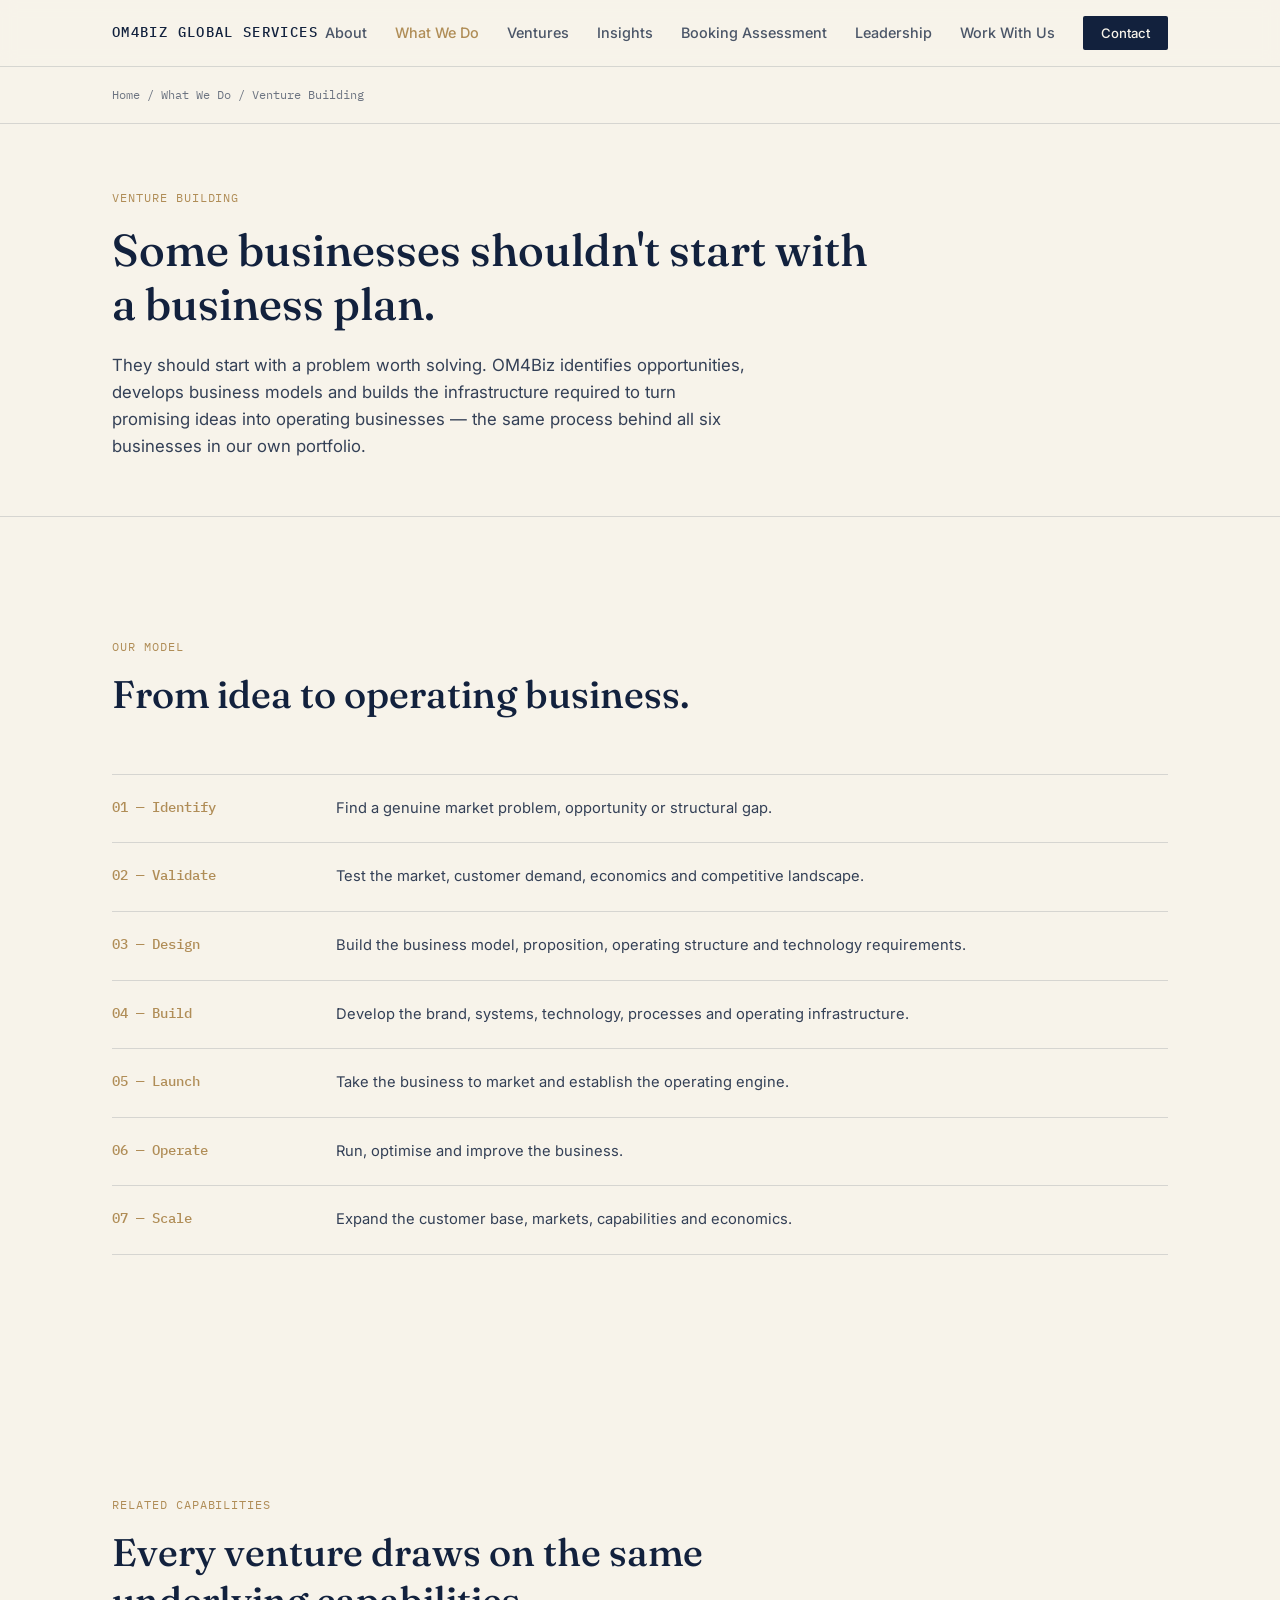
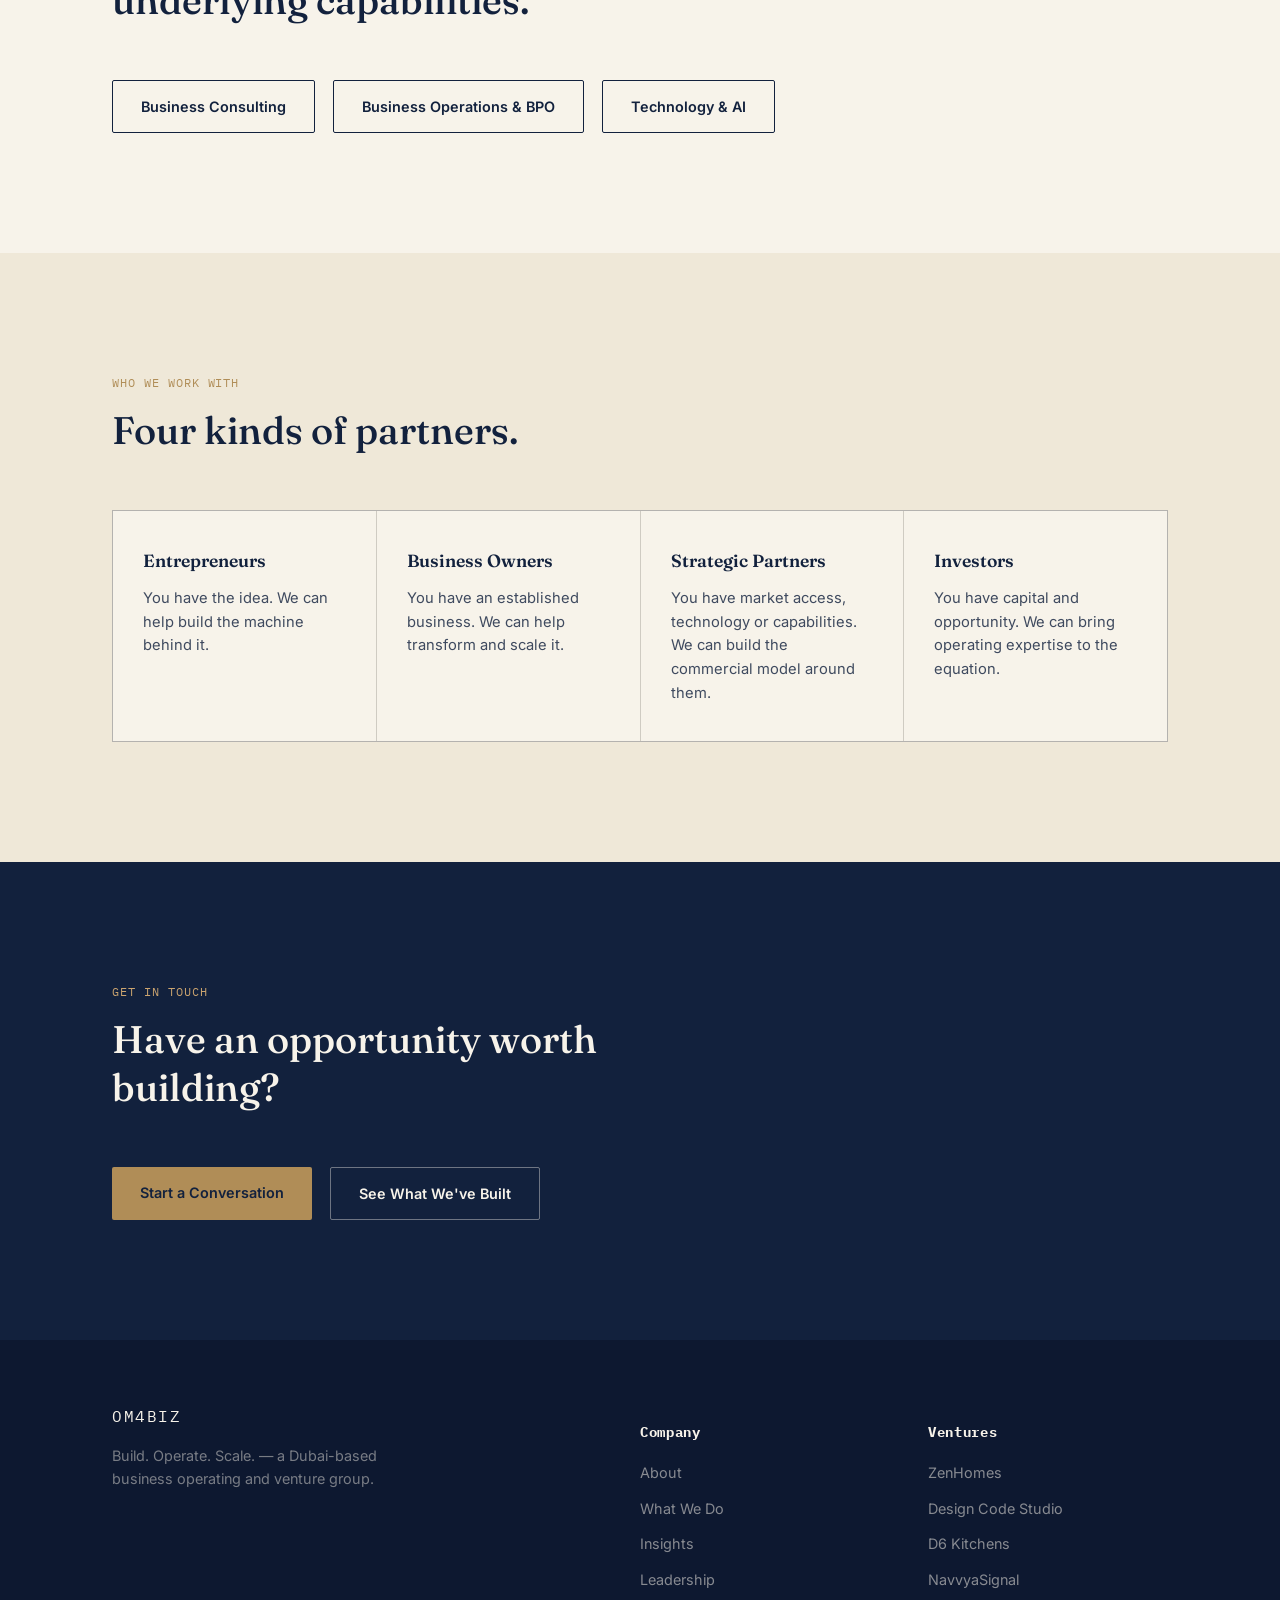
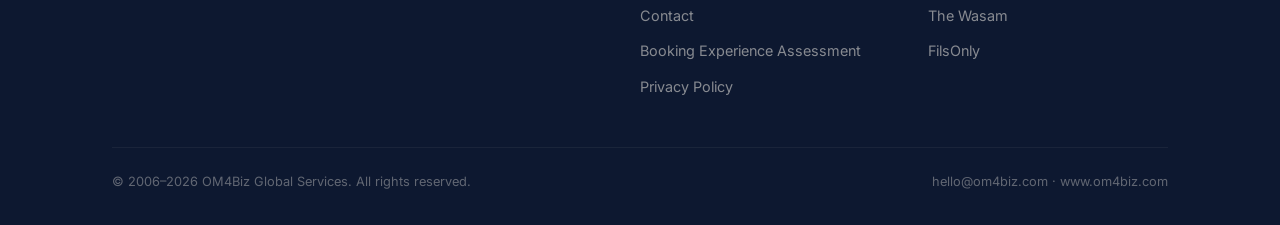
<file: venture-building/index.html>
<!DOCTYPE html>
<html lang="en">
<head>
<meta charset="UTF-8">
<meta name="viewport" content="width=device-width, initial-scale=1.0">
<title>Venture Building & Business Development UAE | OM4Biz</title>
<meta name="description" content="From idea to operating business: OM4Biz partners with entrepreneurs, business owners and investors to build and scale ventures in the UAE.">
<link rel="canonical" href="https://www.om4biz.com/venture-building/">
<link rel="alternate" type="application/rss+xml" title="OM4Biz Insights" href="https://www.om4biz.com/feed.xml">
<meta property="og:title" content="Venture Building & Business Development UAE | OM4Biz">
<meta property="og:description" content="Some businesses shouldn't start with a business plan. They should start with a problem worth solving.">
<meta property="og:image" content="https://www.om4biz.com/og-image.png">
<meta property="og:type" content="website">
<meta property="og:url" content="https://www.om4biz.com/venture-building/">
<meta name="twitter:card" content="summary_large_image">
<link rel="preconnect" href="https://fonts.googleapis.com">
<link rel="preconnect" href="https://fonts.gstatic.com" crossorigin>
<link href="https://fonts.googleapis.com/css2?family=Fraunces:opsz,wght@9..144,400;9..144,500;9..144,600;9..144,700&family=Inter:wght@400;500;600&family=IBM+Plex+Mono:wght@400;500&display=swap" rel="stylesheet">
<link rel="stylesheet" href="/assets/style.css">
<script type="application/ld+json">
{"@context":"https://schema.org","@type":"BreadcrumbList","itemListElement":[{"@type":"ListItem","position":1,"name":"Home","item":"https://www.om4biz.com/"},{"@type":"ListItem","position":2,"name":"What We Do","item":"https://www.om4biz.com/what-we-do/"},{"@type":"ListItem","position":3,"name":"Venture Building","item":"https://www.om4biz.com/venture-building/"}]}
</script>
</head>
<body>

<header class="nav">
  <div class="nav-inner">
    <a class="nav-brand" href="/">OM4BIZ GLOBAL SERVICES</a>
    <ul class="nav-links">
      <li><a href="/about/">About</a></li>
      <li><a href="/what-we-do/" class="active">What We Do</a></li>
      <li><a href="/ventures/">Ventures</a></li>
      <li><a href="/insights/">Insights</a></li>
      <li><a href="/booking-assessment/">Booking Assessment</a></li>
      <li><a href="/leadership/">Leadership</a></li>
      <li><a href="/work-with-us/">Work With Us</a></li>
      <li><a href="/contact/" class="nav-cta">Contact</a></li>
    </ul>
  </div>
</header>

<nav class="breadcrumb"><div class="wrap"><a href="/">Home</a> / <a href="/what-we-do/">What We Do</a> / Venture Building</div></nav>

<section class="page-hero">
  <div class="wrap">
    <span class="mono">Venture Building</span>
    <h1>Some businesses shouldn't start with a business plan.</h1>
    <p class="lead">They should start with a problem worth solving. OM4Biz identifies opportunities, develops business models and builds the infrastructure required to turn promising ideas into operating businesses — the same process behind all six businesses in our own portfolio.</p>
  </div>
</section>

<section>
  <div class="wrap">
    <div class="section-head reveal">
      <span class="mono">Our model</span>
      <h2>From idea to operating business.</h2>
    </div>
    <div class="timeline reveal">
      <div class="timeline-row"><div class="company">01 — Identify</div><div class="detail">Find a genuine market problem, opportunity or structural gap.</div></div>
      <div class="timeline-row"><div class="company">02 — Validate</div><div class="detail">Test the market, customer demand, economics and competitive landscape.</div></div>
      <div class="timeline-row"><div class="company">03 — Design</div><div class="detail">Build the business model, proposition, operating structure and technology requirements.</div></div>
      <div class="timeline-row"><div class="company">04 — Build</div><div class="detail">Develop the brand, systems, technology, processes and operating infrastructure.</div></div>
      <div class="timeline-row"><div class="company">05 — Launch</div><div class="detail">Take the business to market and establish the operating engine.</div></div>
      <div class="timeline-row"><div class="company">06 — Operate</div><div class="detail">Run, optimise and improve the business.</div></div>
      <div class="timeline-row"><div class="company">07 — Scale</div><div class="detail">Expand the customer base, markets, capabilities and economics.</div></div>
    </div>
  </div>
</section>

<section>
  <div class="wrap">
    <div class="section-head reveal">
      <span class="mono">Related capabilities</span>
      <h2>Every venture draws on the same underlying capabilities.</h2>
    </div>
    <div class="cta-row reveal">
      <a href="/business-consulting/" class="btn btn-outline">Business Consulting</a>
      <a href="/business-operations-bpo/" class="btn btn-outline">Business Operations & BPO</a>
      <a href="/technology-ai/" class="btn btn-outline">Technology & AI</a>
    </div>
  </div>
</section>

<section style="background:var(--paper-dim);">
  <div class="wrap">
    <div class="section-head reveal">
      <span class="mono">Who we work with</span>
      <h2>Four kinds of partners.</h2>
    </div>
    <div class="grid-4 reveal">
      <div class="service-card"><h3>Entrepreneurs</h3><p>You have the idea. We can help build the machine behind it.</p></div>
      <div class="service-card"><h3>Business Owners</h3><p>You have an established business. We can help transform and scale it.</p></div>
      <div class="service-card"><h3>Strategic Partners</h3><p>You have market access, technology or capabilities. We can build the commercial model around them.</p></div>
      <div class="service-card"><h3>Investors</h3><p>You have capital and opportunity. We can bring operating expertise to the equation.</p></div>
    </div>
  </div>
</section>

<section id="contact-section">
  <div class="wrap">
    <div class="section-head reveal">
      <span class="mono">Get in touch</span>
      <h2>Have an opportunity worth building?</h2>
    </div>
    <div class="cta-row reveal">
      <a href="/contact/" class="btn btn-primary" style="background:var(--gold);color:var(--navy);">Start a Conversation</a>
      <a href="/ventures/" class="btn btn-outline" style="border-color:rgba(247,243,234,0.4);color:var(--paper);">See What We've Built</a>
    </div>
  </div>
</section>

<footer>
  <div class="wrap">
    <div class="footer-grid">
      <div>
        <div class="footer-brand">OM4BIZ</div>
        <p style="max-width:320px;font-size:0.9rem;opacity:0.7;">Build. Operate. Scale. — a Dubai-based business operating and venture group.</p>
      </div>
      <div>
        <h4>Company</h4>
        <ul>
          <li><a href="/about/">About</a></li>
          <li><a href="/what-we-do/">What We Do</a></li>
          <li><a href="/insights/">Insights</a></li>
          <li><a href="/leadership/">Leadership</a></li>
          <li><a href="/contact/">Contact</a></li>
          <li><a href="/booking-assessment/">Booking Experience Assessment</a></li>
          <li><a href="/privacy-policy/">Privacy Policy</a></li>
        </ul>
      </div>
      <div>
        <h4>Ventures</h4>
        <ul>
          <li><a href="https://zenhomesglobal.com" target="_blank" rel="noopener">ZenHomes</a></li>
          <li><a href="https://designcode.ae" target="_blank" rel="noopener">Design Code Studio</a></li>
          <li><a href="https://d6kitchens.com" target="_blank" rel="noopener">D6 Kitchens</a></li>
          <li><a href="https://navvyasignal.com" target="_blank" rel="noopener">NavvyaSignal</a></li>
          <li><a href="https://thewasam.com" target="_blank" rel="noopener">The Wasam</a></li>
          <li><a href="https://www.filsonly.com" target="_blank" rel="noopener">FilsOnly</a></li>
        </ul>
      </div>
    </div>
    <div class="footer-bottom">
      <span>© 2006–2026 OM4Biz Global Services. All rights reserved.</span>
      <span>hello@om4biz.com · www.om4biz.com</span>
    </div>
  </div>
</footer>

<script src="/assets/reveal.js"></script>
</body>
</html>
</file>
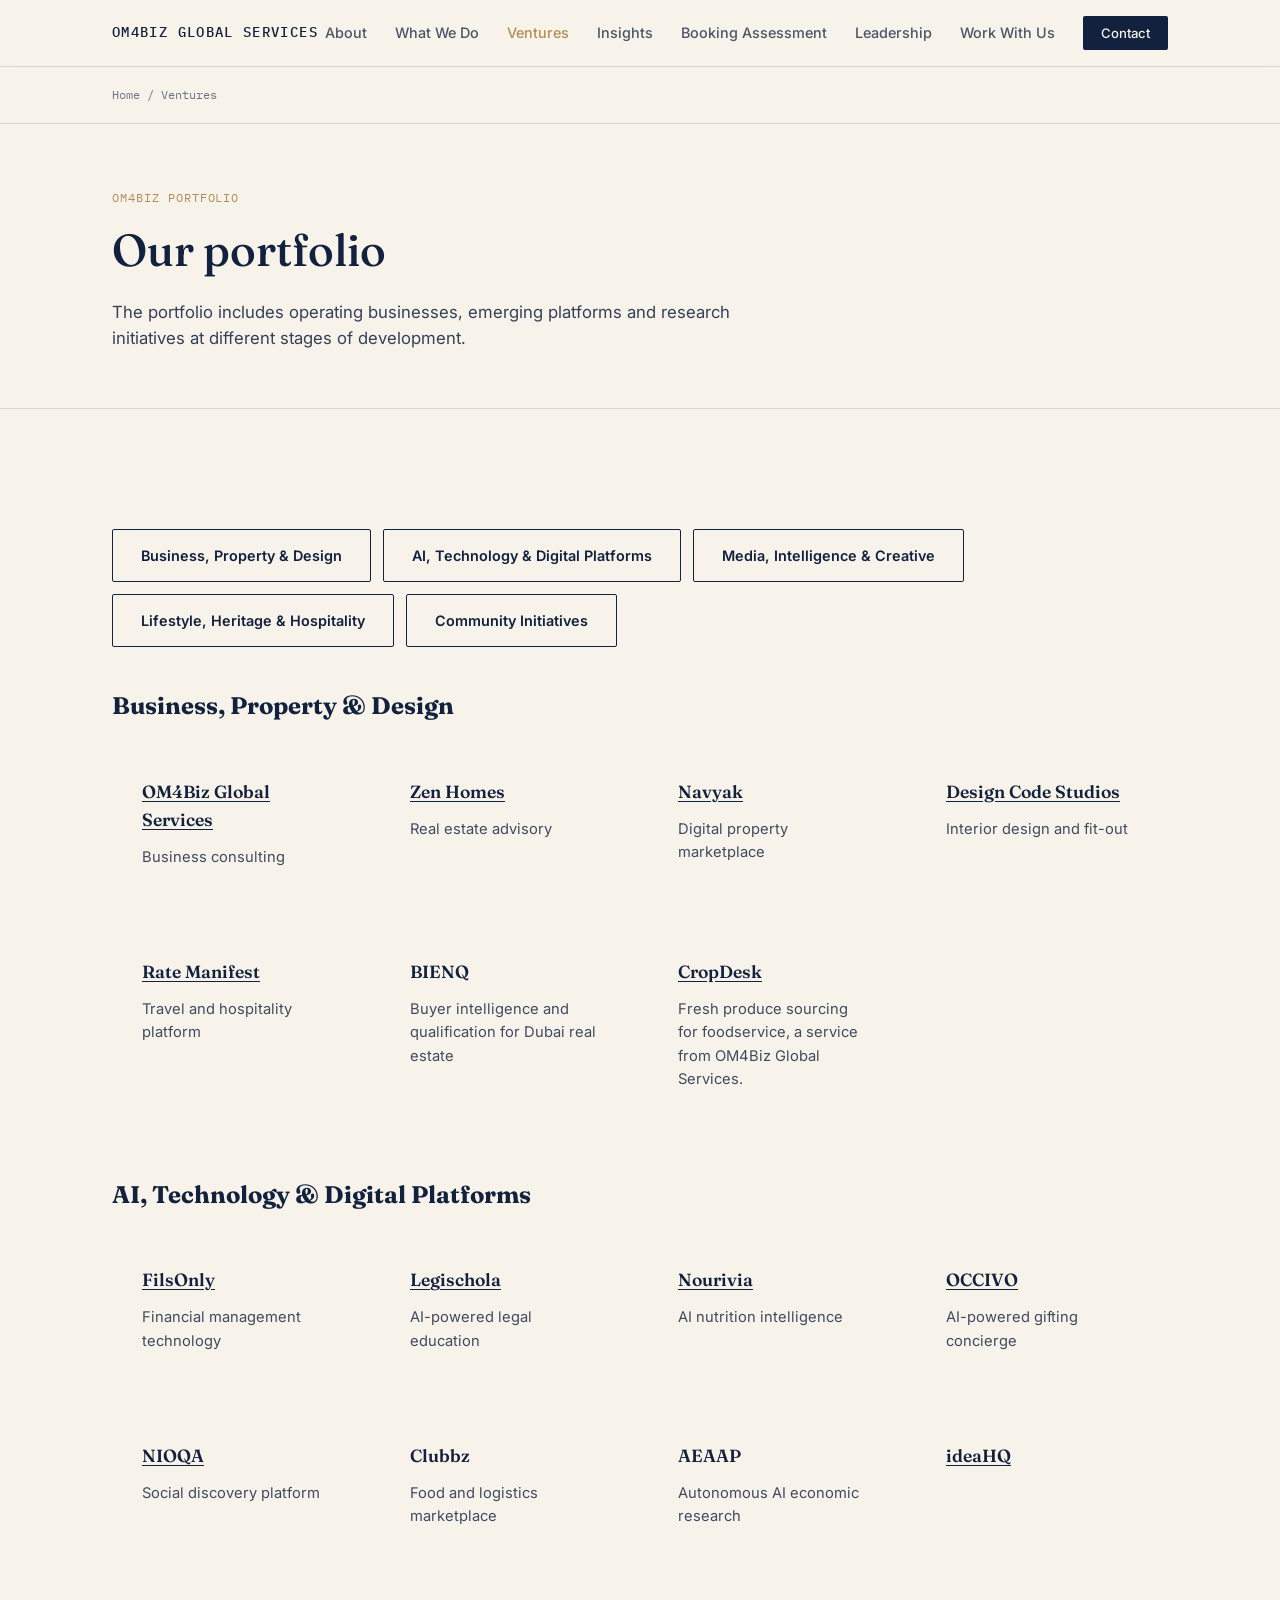
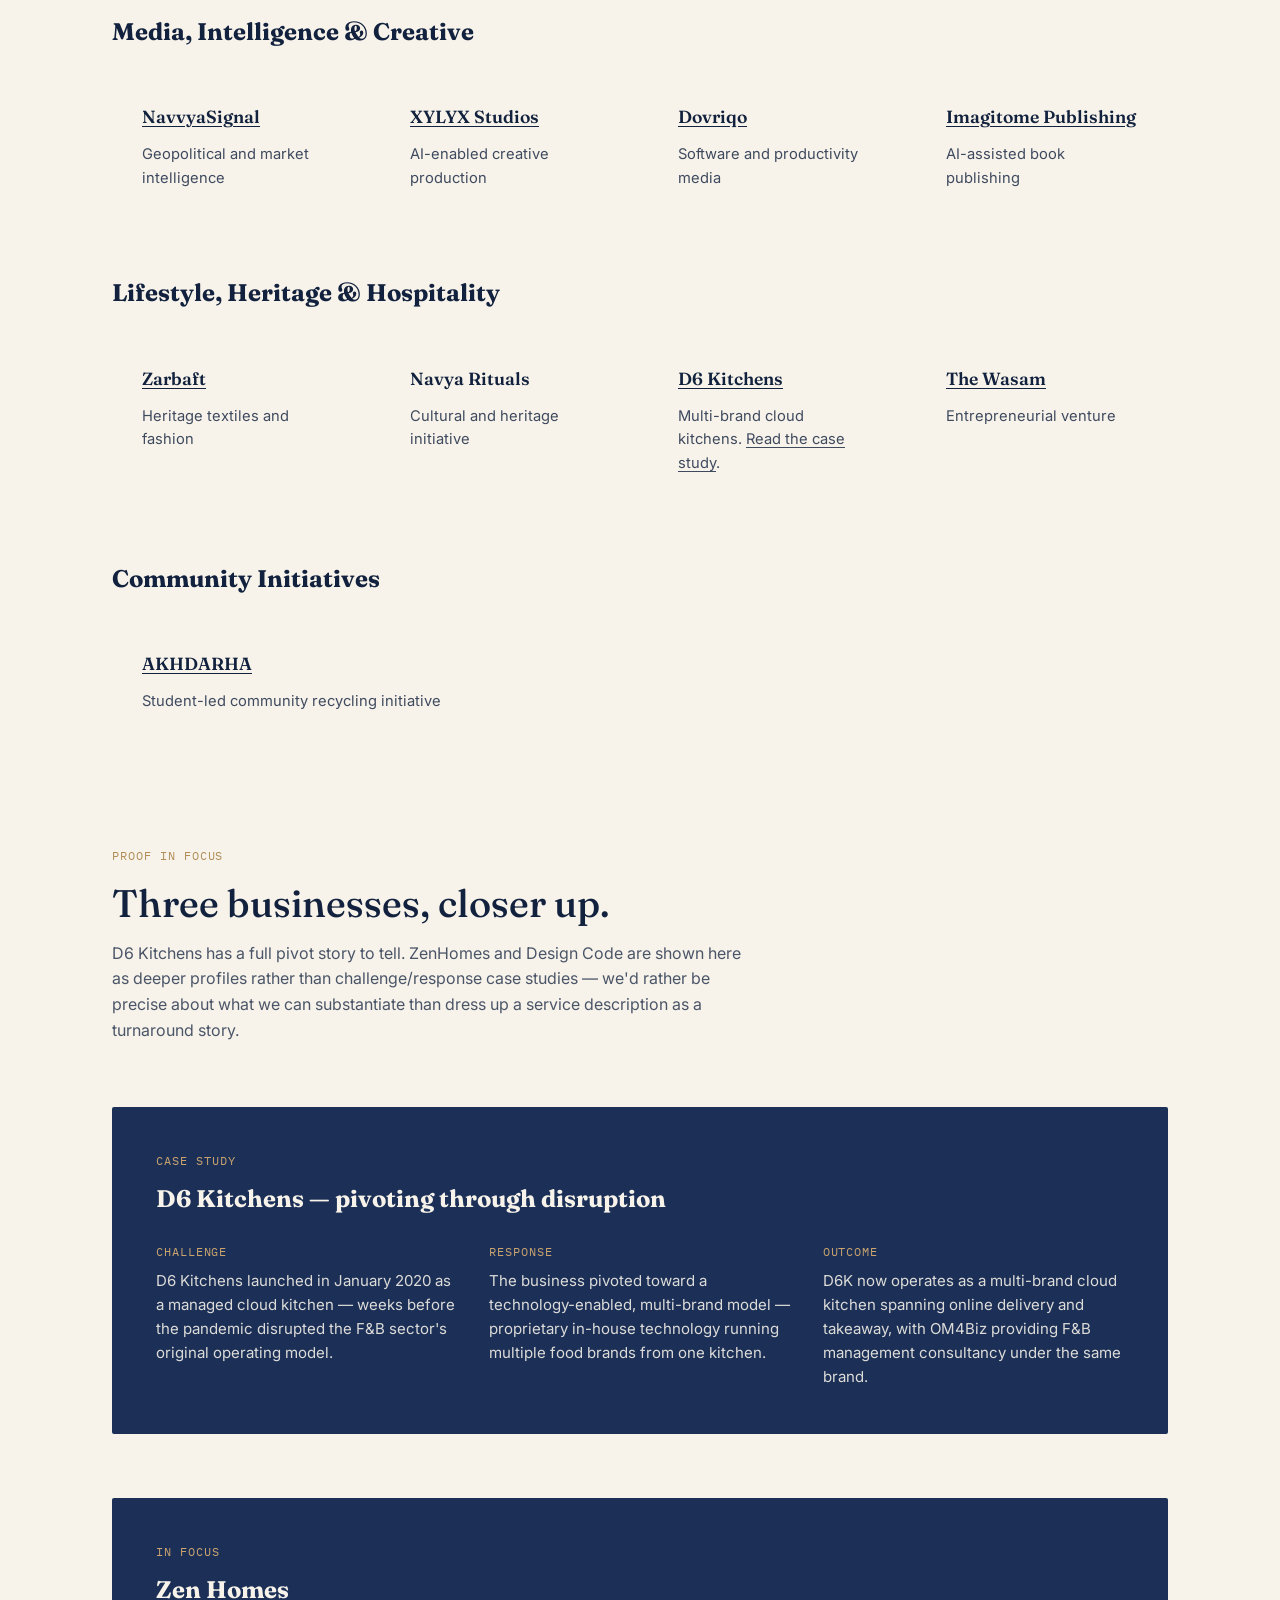
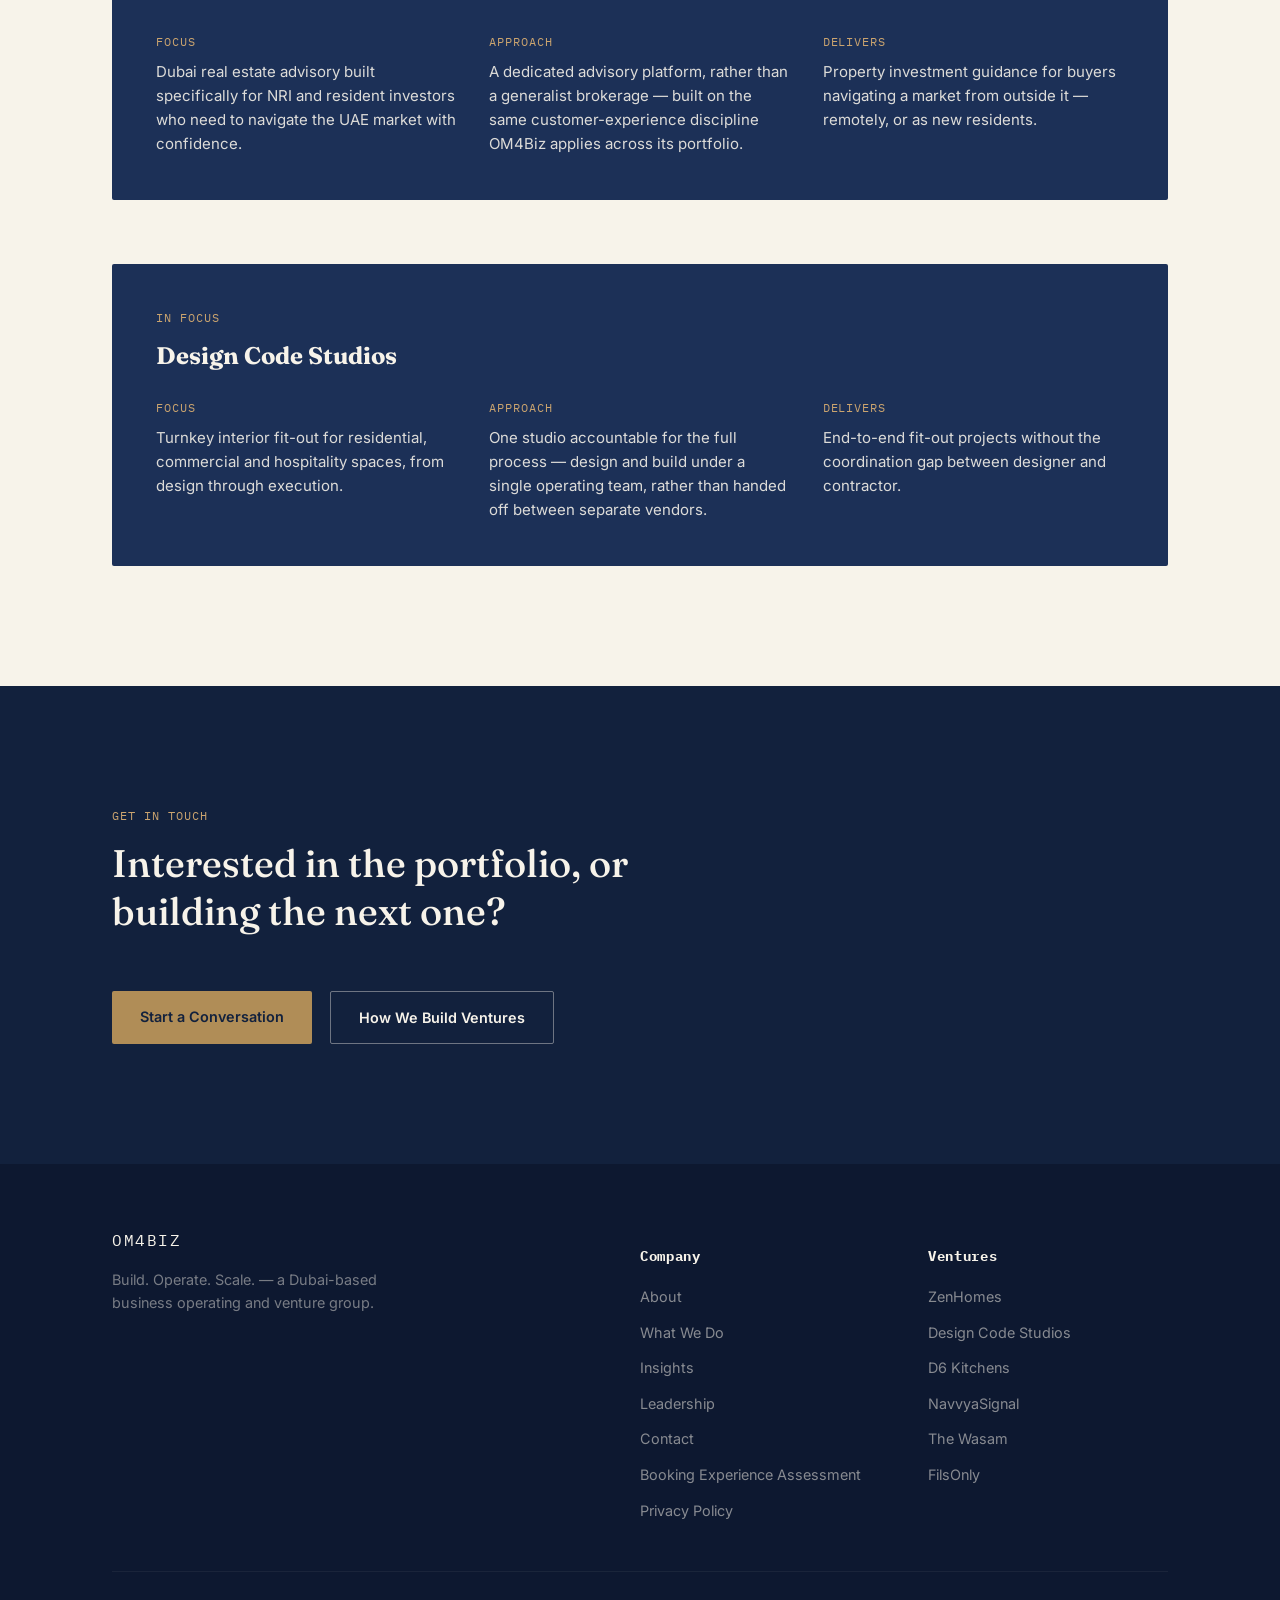
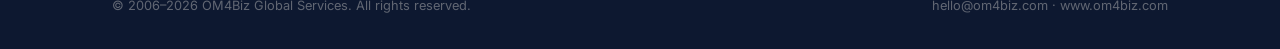
<file: ventures/index.html>
<!DOCTYPE html>
<html lang="en">
<head>
<meta charset="UTF-8">
<meta name="viewport" content="width=device-width, initial-scale=1.0">
<title>Our Ventures | OM4Biz Portfolio</title>
<meta name="description" content="The portfolio includes operating businesses, emerging platforms and research initiatives at different stages of development.">
<link rel="canonical" href="https://www.om4biz.com/ventures/">
<link rel="alternate" type="application/rss+xml" title="OM4Biz Insights" href="https://www.om4biz.com/feed.xml">
<meta property="og:title" content="Our Ventures | OM4Biz Portfolio">
<meta property="og:description" content="The portfolio includes operating businesses, emerging platforms and research initiatives at different stages of development.">
<meta property="og:image" content="https://www.om4biz.com/og-image.png">
<meta property="og:type" content="website">
<meta property="og:url" content="https://www.om4biz.com/ventures/">
<meta name="twitter:card" content="summary_large_image">
<link rel="preconnect" href="https://fonts.googleapis.com">
<link rel="preconnect" href="https://fonts.gstatic.com" crossorigin>
<link href="https://fonts.googleapis.com/css2?family=Fraunces:opsz,wght@9..144,400;9..144,500;9..144,600;9..144,700&family=Inter:wght@400;500;600&family=IBM+Plex+Mono:wght@400;500&display=swap" rel="stylesheet">
<link rel="stylesheet" href="/assets/style.css">
<style>
.portfolio-nav { display: flex; flex-wrap: wrap; gap: 12px; margin-bottom: 40px; }
.portfolio-nav .btn { white-space: normal; }
.portfolio-group + .portfolio-group { margin-top: 48px; }
.portfolio-group h2, #case-d6 { scroll-margin-top: 120px; }
.portfolio-grid { display: grid; grid-template-columns: repeat(auto-fit, minmax(min(240px, 100%), 1fr)); gap: 16px; list-style: none; padding: 0; margin: 16px 0 0; }
.portfolio-grid h3 a, .portfolio-grid p a { text-decoration: underline; text-underline-offset: 0.18em; }
</style>
<script type="application/ld+json">
{"@context":"https://schema.org","@type":"BreadcrumbList","itemListElement":[{"@type":"ListItem","position":1,"name":"Home","item":"https://www.om4biz.com/"},{"@type":"ListItem","position":2,"name":"Ventures","item":"https://www.om4biz.com/ventures/"}]}
</script>
</head>
<body>

<header class="nav">
  <div class="nav-inner">
    <a class="nav-brand" href="/">OM4BIZ GLOBAL SERVICES</a>
    <ul class="nav-links">
      <li><a href="/about/">About</a></li>
      <li><a href="/what-we-do/">What We Do</a></li>
      <li><a href="/ventures/" class="active">Ventures</a></li>
      <li><a href="/insights/">Insights</a></li>
      <li><a href="/booking-assessment/">Booking Assessment</a></li>
      <li><a href="/leadership/">Leadership</a></li>
      <li><a href="/work-with-us/">Work With Us</a></li>
      <li><a href="/contact/" class="nav-cta">Contact</a></li>
    </ul>
  </div>
</header>

<nav class="breadcrumb"><div class="wrap"><a href="/">Home</a> / Ventures</div></nav>

<section class="page-hero">
  <div class="wrap">
    <span class="mono">OM4Biz Portfolio</span>
    <h1>Our portfolio</h1>
    <p class="lead">The portfolio includes operating businesses, emerging platforms and research initiatives at different stages of development.</p>
  </div>
</section>

<section>
  <div class="wrap">
    <nav class="portfolio-nav" aria-label="Portfolio categories">
      <a class="btn btn-outline" href="#business-property-design">Business, Property &amp; Design</a>
      <a class="btn btn-outline" href="#ai-technology-digital-platforms">AI, Technology &amp; Digital Platforms</a>
      <a class="btn btn-outline" href="#media-intelligence-creative">Media, Intelligence &amp; Creative</a>
      <a class="btn btn-outline" href="#lifestyle-heritage-hospitality">Lifestyle, Heritage &amp; Hospitality</a>
      <a class="btn btn-outline" href="#community-initiatives">Community Initiatives</a>
    </nav>

    <div class="portfolio-group" aria-labelledby="business-property-design">
      <h2 id="business-property-design">Business, Property &amp; Design</h2>
      <ul class="portfolio-grid">
        <li class="service-card">
          <h3><a href="/what-we-do/">OM4Biz Global Services</a></h3>
          <p>Business consulting</p>
        </li>
        <li class="service-card">
          <h3><a href="https://zenhomesglobal.com">Zen Homes</a></h3>
          <p>Real estate advisory</p>
        </li>
        <li class="service-card">
          <h3><a href="https://navyak.app">Navyak</a></h3>
          <p>Digital property marketplace</p>
        </li>
        <li class="service-card">
          <h3><a href="https://designcode.ae">Design Code Studios</a></h3>
          <p>Interior design and fit-out</p>
        </li>
        <li class="service-card">
          <h3><a href="https://ratemanifest.com">Rate Manifest</a></h3>
          <p>Travel and hospitality platform</p>
        </li>
        <li class="service-card">
          <h3>BIENQ</h3>
          <p>Buyer intelligence and qualification for Dubai real estate</p>
        </li>
        <li class="service-card">
          <h3><a href="https://cropdesk.om4biz.com">CropDesk</a></h3>
          <p>Fresh produce sourcing for foodservice, a service from OM4Biz Global Services.</p>
        </li>
      </ul>
    </div>

    <div class="portfolio-group" aria-labelledby="ai-technology-digital-platforms">
      <h2 id="ai-technology-digital-platforms">AI, Technology &amp; Digital Platforms</h2>
      <ul class="portfolio-grid">
        <li class="service-card">
          <h3><a href="https://www.filsonly.com">FilsOnly</a></h3>
          <p>Financial management technology</p>
        </li>
        <li class="service-card">
          <h3><a href="https://legischola.com">Legischola</a></h3>
          <p>AI-powered legal education</p>
        </li>
        <li class="service-card">
          <h3><a href="https://nourivia.app">Nourivia</a></h3>
          <p>AI nutrition intelligence</p>
        </li>
        <li class="service-card">
          <h3><a href="https://occivo.com">OCCIVO</a></h3>
          <p>AI-powered gifting concierge</p>
        </li>
        <li class="service-card">
          <h3><a href="https://nioqa.app">NIOQA</a></h3>
          <p>Social discovery platform</p>
        </li>
        <li class="service-card">
          <h3>Clubbz</h3>
          <p>Food and logistics marketplace</p>
        </li>
        <li class="service-card">
          <h3>AEAAP</h3>
          <p>Autonomous AI economic research</p>
        </li>
        <li class="service-card">
          <h3><a href="https://ideahq.io">ideaHQ</a></h3>
        </li>
      </ul>
    </div>

    <div class="portfolio-group" aria-labelledby="media-intelligence-creative">
      <h2 id="media-intelligence-creative">Media, Intelligence &amp; Creative</h2>
      <ul class="portfolio-grid">
        <li class="service-card">
          <h3><a href="https://navvyasignal.com">NavvyaSignal</a></h3>
          <p>Geopolitical and market intelligence</p>
        </li>
        <li class="service-card">
          <h3><a href="https://xylyxstudios.com">XYLYX Studios</a></h3>
          <p>AI-enabled creative production</p>
        </li>
        <li class="service-card">
          <h3><a href="https://dovriqo.com">Dovriqo</a></h3>
          <p>Software and productivity media</p>
        </li>
        <li class="service-card">
          <h3><a href="https://imagitome.com">Imagitome Publishing</a></h3>
          <p>AI-assisted book publishing</p>
        </li>
      </ul>
    </div>

    <div class="portfolio-group" aria-labelledby="lifestyle-heritage-hospitality">
      <h2 id="lifestyle-heritage-hospitality">Lifestyle, Heritage &amp; Hospitality</h2>
      <ul class="portfolio-grid">
        <li class="service-card">
          <h3><a href="https://zarbaft.art">Zarbaft</a></h3>
          <p>Heritage textiles and fashion</p>
        </li>
        <li class="service-card">
          <h3>Navya Rituals</h3>
          <p>Cultural and heritage initiative</p>
        </li>
        <li class="service-card">
          <h3><a href="https://d6kitchens.com">D6 Kitchens</a></h3>
          <p>Multi-brand cloud kitchens. <a href="#case-d6">Read the case study</a>.</p>
        </li>
        <li class="service-card">
          <h3><a href="https://thewasam.com">The Wasam</a></h3>
          <p>Entrepreneurial venture</p>
        </li>
      </ul>
    </div>

    <div class="portfolio-group" aria-labelledby="community-initiatives">
      <h2 id="community-initiatives">Community Initiatives</h2>
      <ul class="portfolio-grid">
        <li class="service-card">
          <h3><a href="https://akhdarha.com">AKHDARHA</a></h3>
          <p>Student-led community recycling initiative</p>
        </li>
      </ul>
    </div>

    <div class="section-head reveal" style="margin-top:96px;">
      <span class="mono">Proof in focus</span>
      <h2>Three businesses, closer up.</h2>
      <p style="opacity:0.75;margin-top:14px;">D6 Kitchens has a full pivot story to tell. ZenHomes and Design Code are shown here as deeper profiles rather than challenge/response case studies — we'd rather be precise about what we can substantiate than dress up a service description as a turnaround story.</p>
    </div>

    <div class="case-study reveal" id="case-d6">
      <span class="mono">Case study</span>
      <h3>D6 Kitchens — pivoting through disruption</h3>
      <div class="case-grid">
        <div><span class="lbl">Challenge</span><p>D6 Kitchens launched in January 2020 as a managed cloud kitchen — weeks before the pandemic disrupted the F&B sector's original operating model.</p></div>
        <div><span class="lbl">Response</span><p>The business pivoted toward a technology-enabled, multi-brand model — proprietary in-house technology running multiple food brands from one kitchen.</p></div>
        <div><span class="lbl">Outcome</span><p>D6K now operates as a multi-brand cloud kitchen spanning online delivery and takeaway, with OM4Biz providing F&B management consultancy under the same brand.</p></div>
      </div>
    </div>

    <div class="case-study reveal">
      <span class="mono">In focus</span>
      <h3>Zen Homes</h3>
      <div class="case-grid">
        <div><span class="lbl">Focus</span><p>Dubai real estate advisory built specifically for NRI and resident investors who need to navigate the UAE market with confidence.</p></div>
        <div><span class="lbl">Approach</span><p>A dedicated advisory platform, rather than a generalist brokerage — built on the same customer-experience discipline OM4Biz applies across its portfolio.</p></div>
        <div><span class="lbl">Delivers</span><p>Property investment guidance for buyers navigating a market from outside it — remotely, or as new residents.</p></div>
      </div>
    </div>

    <div class="case-study reveal">
      <span class="mono">In focus</span>
      <h3>Design Code Studios</h3>
      <div class="case-grid">
        <div><span class="lbl">Focus</span><p>Turnkey interior fit-out for residential, commercial and hospitality spaces, from design through execution.</p></div>
        <div><span class="lbl">Approach</span><p>One studio accountable for the full process — design and build under a single operating team, rather than handed off between separate vendors.</p></div>
        <div><span class="lbl">Delivers</span><p>End-to-end fit-out projects without the coordination gap between designer and contractor.</p></div>
      </div>
    </div>
  </div>
</section>

<section id="contact-section">
  <div class="wrap">
    <div class="section-head reveal">
      <span class="mono">Get in touch</span>
      <h2>Interested in the portfolio, or building the next one?</h2>
    </div>
    <div class="cta-row reveal">
      <a href="/contact/" class="btn btn-primary" style="background:var(--gold);color:var(--navy);">Start a Conversation</a>
      <a href="/venture-building/" class="btn btn-outline" style="border-color:rgba(247,243,234,0.4);color:var(--paper);">How We Build Ventures</a>
    </div>
  </div>
</section>

<footer>
  <div class="wrap">
    <div class="footer-grid">
      <div>
        <div class="footer-brand">OM4BIZ</div>
        <p style="max-width:320px;font-size:0.9rem;opacity:0.7;">Build. Operate. Scale. — a Dubai-based business operating and venture group.</p>
      </div>
      <div>
        <h4>Company</h4>
        <ul>
          <li><a href="/about/">About</a></li>
          <li><a href="/what-we-do/">What We Do</a></li>
          <li><a href="/insights/">Insights</a></li>
          <li><a href="/leadership/">Leadership</a></li>
          <li><a href="/contact/">Contact</a></li>
          <li><a href="/booking-assessment/">Booking Experience Assessment</a></li>
          <li><a href="/privacy-policy/">Privacy Policy</a></li>
        </ul>
      </div>
      <div>
        <h4>Ventures</h4>
        <ul>
          <li><a href="https://zenhomesglobal.com" target="_blank" rel="noopener">ZenHomes</a></li>
          <li><a href="https://designcode.ae" target="_blank" rel="noopener">Design Code Studios</a></li>
          <li><a href="https://d6kitchens.com" target="_blank" rel="noopener">D6 Kitchens</a></li>
          <li><a href="https://navvyasignal.com" target="_blank" rel="noopener">NavvyaSignal</a></li>
          <li><a href="https://thewasam.com" target="_blank" rel="noopener">The Wasam</a></li>
          <li><a href="https://www.filsonly.com" target="_blank" rel="noopener">FilsOnly</a></li>
        </ul>
      </div>
    </div>
    <div class="footer-bottom">
      <span>© 2006–2026 OM4Biz Global Services. All rights reserved.</span>
      <span>hello@om4biz.com · www.om4biz.com</span>
    </div>
  </div>
</footer>

<script src="/assets/reveal.js"></script>
</body>
</html>
</file>
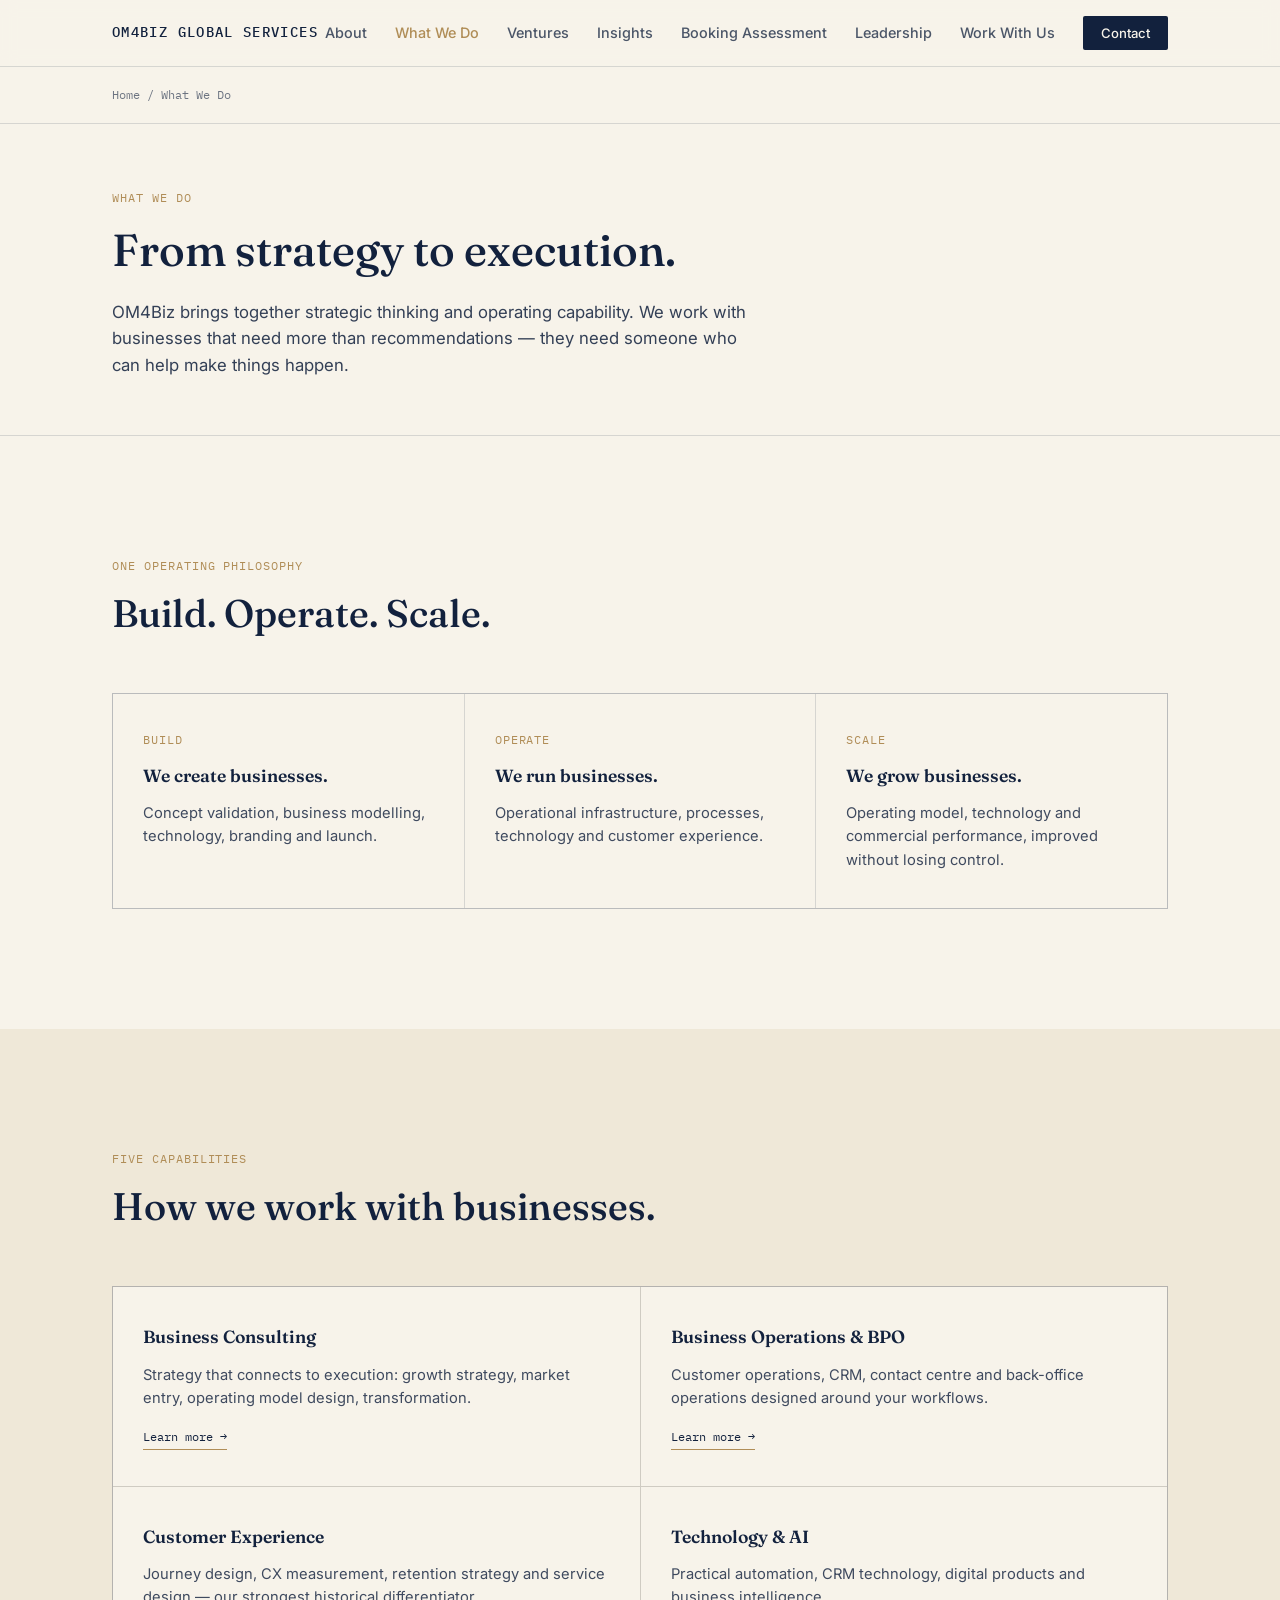
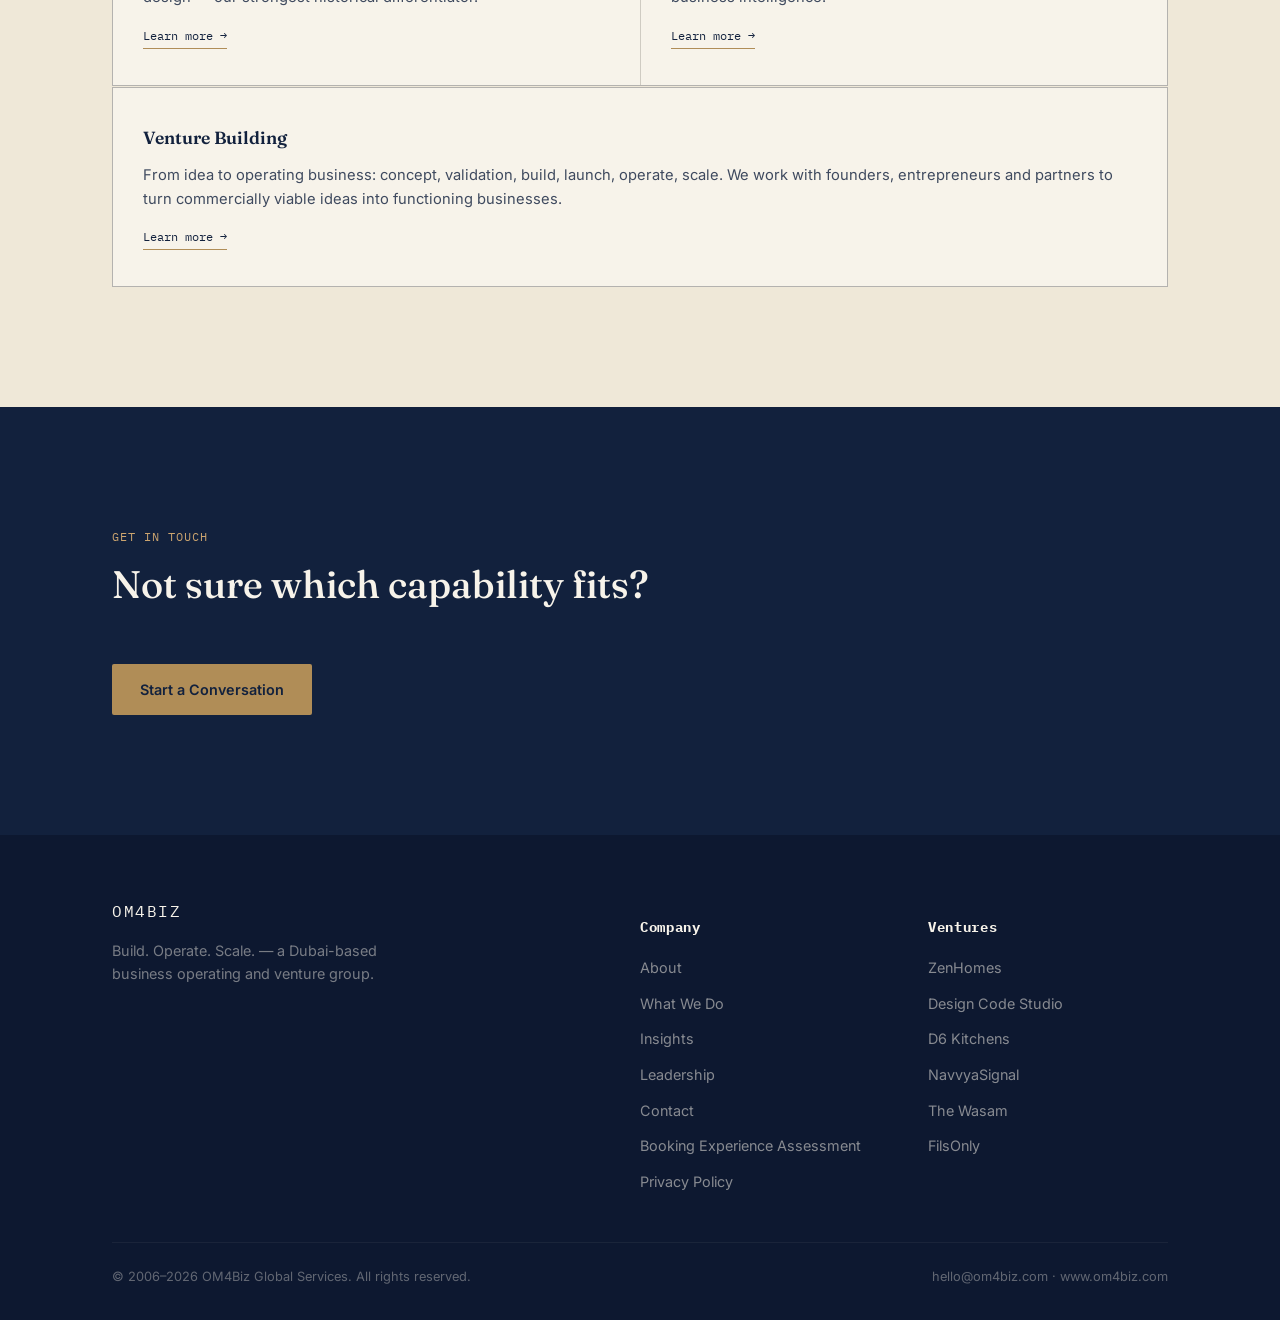
<file: what-we-do/index.html>
<!DOCTYPE html>
<html lang="en">
<head>
<meta charset="UTF-8">
<meta name="viewport" content="width=device-width, initial-scale=1.0">
<title>What We Do | Business Operations, Consulting, CX, AI & Venture Building</title>
<meta name="description" content="OM4Biz brings together strategic thinking and operating capability — Business Consulting, Business Operations & BPO, Customer Experience, Technology & AI, and Venture Building.">
<link rel="canonical" href="https://www.om4biz.com/what-we-do/">
<link rel="alternate" type="application/rss+xml" title="OM4Biz Insights" href="https://www.om4biz.com/feed.xml">
<meta property="og:title" content="What We Do | OM4Biz">
<meta property="og:description" content="From strategy to execution — five ways OM4Biz works with businesses.">
<meta property="og:image" content="https://www.om4biz.com/og-image.png">
<meta property="og:type" content="website">
<meta property="og:url" content="https://www.om4biz.com/what-we-do/">
<meta name="twitter:card" content="summary_large_image">
<link rel="preconnect" href="https://fonts.googleapis.com">
<link rel="preconnect" href="https://fonts.gstatic.com" crossorigin>
<link href="https://fonts.googleapis.com/css2?family=Fraunces:opsz,wght@9..144,400;9..144,500;9..144,600;9..144,700&family=Inter:wght@400;500;600&family=IBM+Plex+Mono:wght@400;500&display=swap" rel="stylesheet">
<link rel="stylesheet" href="/assets/style.css">
<script type="application/ld+json">
{"@context":"https://schema.org","@type":"BreadcrumbList","itemListElement":[{"@type":"ListItem","position":1,"name":"Home","item":"https://www.om4biz.com/"},{"@type":"ListItem","position":2,"name":"What We Do","item":"https://www.om4biz.com/what-we-do/"}]}
</script>
</head>
<body>

<header class="nav">
  <div class="nav-inner">
    <a class="nav-brand" href="/">OM4BIZ GLOBAL SERVICES</a>
    <ul class="nav-links">
      <li><a href="/about/">About</a></li>
      <li><a href="/what-we-do/" class="active">What We Do</a></li>
      <li><a href="/ventures/">Ventures</a></li>
      <li><a href="/insights/">Insights</a></li>
      <li><a href="/booking-assessment/">Booking Assessment</a></li>
      <li><a href="/leadership/">Leadership</a></li>
      <li><a href="/work-with-us/">Work With Us</a></li>
      <li><a href="/contact/" class="nav-cta">Contact</a></li>
    </ul>
  </div>
</header>

<nav class="breadcrumb"><div class="wrap"><a href="/">Home</a> / What We Do</div></nav>

<section class="page-hero">
  <div class="wrap">
    <span class="mono">What we do</span>
    <h1>From strategy to execution.</h1>
    <p class="lead">OM4Biz brings together strategic thinking and operating capability. We work with businesses that need more than recommendations — they need someone who can help make things happen.</p>
  </div>
</section>

<section>
  <div class="wrap">
    <div class="section-head reveal">
      <span class="mono">One operating philosophy</span>
      <h2>Build. Operate. Scale.</h2>
    </div>
    <div class="service-grid reveal">
      <div class="service-card"><span class="mono">Build</span><h3>We create businesses.</h3><p>Concept validation, business modelling, technology, branding and launch.</p></div>
      <div class="service-card"><span class="mono">Operate</span><h3>We run businesses.</h3><p>Operational infrastructure, processes, technology and customer experience.</p></div>
      <div class="service-card"><span class="mono">Scale</span><h3>We grow businesses.</h3><p>Operating model, technology and commercial performance, improved without losing control.</p></div>
    </div>
  </div>
</section>

<section style="background:var(--paper-dim);">
  <div class="wrap">
    <div class="section-head reveal">
      <span class="mono">Five capabilities</span>
      <h2>How we work with businesses.</h2>
    </div>
    <div class="grid-4 reveal" style="grid-template-columns:repeat(2,1fr);">
      <div class="service-card">
        <h3>Business Consulting</h3>
        <p>Strategy that connects to execution: growth strategy, market entry, operating model design, transformation.</p>
        <a class="card-link" href="/business-consulting/">Learn more →</a>
      </div>
      <div class="service-card">
        <h3>Business Operations & BPO</h3>
        <p>Customer operations, CRM, contact centre and back-office operations designed around your workflows.</p>
        <a class="card-link" href="/business-operations-bpo/">Learn more →</a>
      </div>
      <div class="service-card">
        <h3>Customer Experience</h3>
        <p>Journey design, CX measurement, retention strategy and service design — our strongest historical differentiator.</p>
        <a class="card-link" href="/customer-experience/">Learn more →</a>
      </div>
      <div class="service-card">
        <h3>Technology & AI</h3>
        <p>Practical automation, CRM technology, digital products and business intelligence.</p>
        <a class="card-link" href="/technology-ai/">Learn more →</a>
      </div>
    </div>
    <div class="service-grid reveal" style="margin-top:1px;grid-template-columns:1fr;">
      <div class="service-card">
        <h3>Venture Building</h3>
        <p>From idea to operating business: concept, validation, build, launch, operate, scale. We work with founders, entrepreneurs and partners to turn commercially viable ideas into functioning businesses.</p>
        <a class="card-link" href="/venture-building/">Learn more →</a>
      </div>
    </div>
  </div>
</section>

<section id="contact-section">
  <div class="wrap">
    <div class="section-head reveal">
      <span class="mono">Get in touch</span>
      <h2>Not sure which capability fits?</h2>
    </div>
    <div class="cta-row reveal">
      <a href="/contact/" class="btn btn-primary" style="background:var(--gold);color:var(--navy);">Start a Conversation</a>
    </div>
  </div>
</section>

<footer>
  <div class="wrap">
    <div class="footer-grid">
      <div>
        <div class="footer-brand">OM4BIZ</div>
        <p style="max-width:320px;font-size:0.9rem;opacity:0.7;">Build. Operate. Scale. — a Dubai-based business operating and venture group.</p>
      </div>
      <div>
        <h4>Company</h4>
        <ul>
          <li><a href="/about/">About</a></li>
          <li><a href="/what-we-do/">What We Do</a></li>
          <li><a href="/insights/">Insights</a></li>
          <li><a href="/leadership/">Leadership</a></li>
          <li><a href="/contact/">Contact</a></li>
          <li><a href="/booking-assessment/">Booking Experience Assessment</a></li>
          <li><a href="/privacy-policy/">Privacy Policy</a></li>
        </ul>
      </div>
      <div>
        <h4>Ventures</h4>
        <ul>
          <li><a href="https://zenhomesglobal.com" target="_blank" rel="noopener">ZenHomes</a></li>
          <li><a href="https://designcode.ae" target="_blank" rel="noopener">Design Code Studio</a></li>
          <li><a href="https://d6kitchens.com" target="_blank" rel="noopener">D6 Kitchens</a></li>
          <li><a href="https://navvyasignal.com" target="_blank" rel="noopener">NavvyaSignal</a></li>
          <li><a href="https://thewasam.com" target="_blank" rel="noopener">The Wasam</a></li>
          <li><a href="https://www.filsonly.com" target="_blank" rel="noopener">FilsOnly</a></li>
        </ul>
      </div>
    </div>
    <div class="footer-bottom">
      <span>© 2006–2026 OM4Biz Global Services. All rights reserved.</span>
      <span>hello@om4biz.com · www.om4biz.com</span>
    </div>
  </div>
</footer>

<script src="/assets/reveal.js"></script>
</body>
</html>
</file>
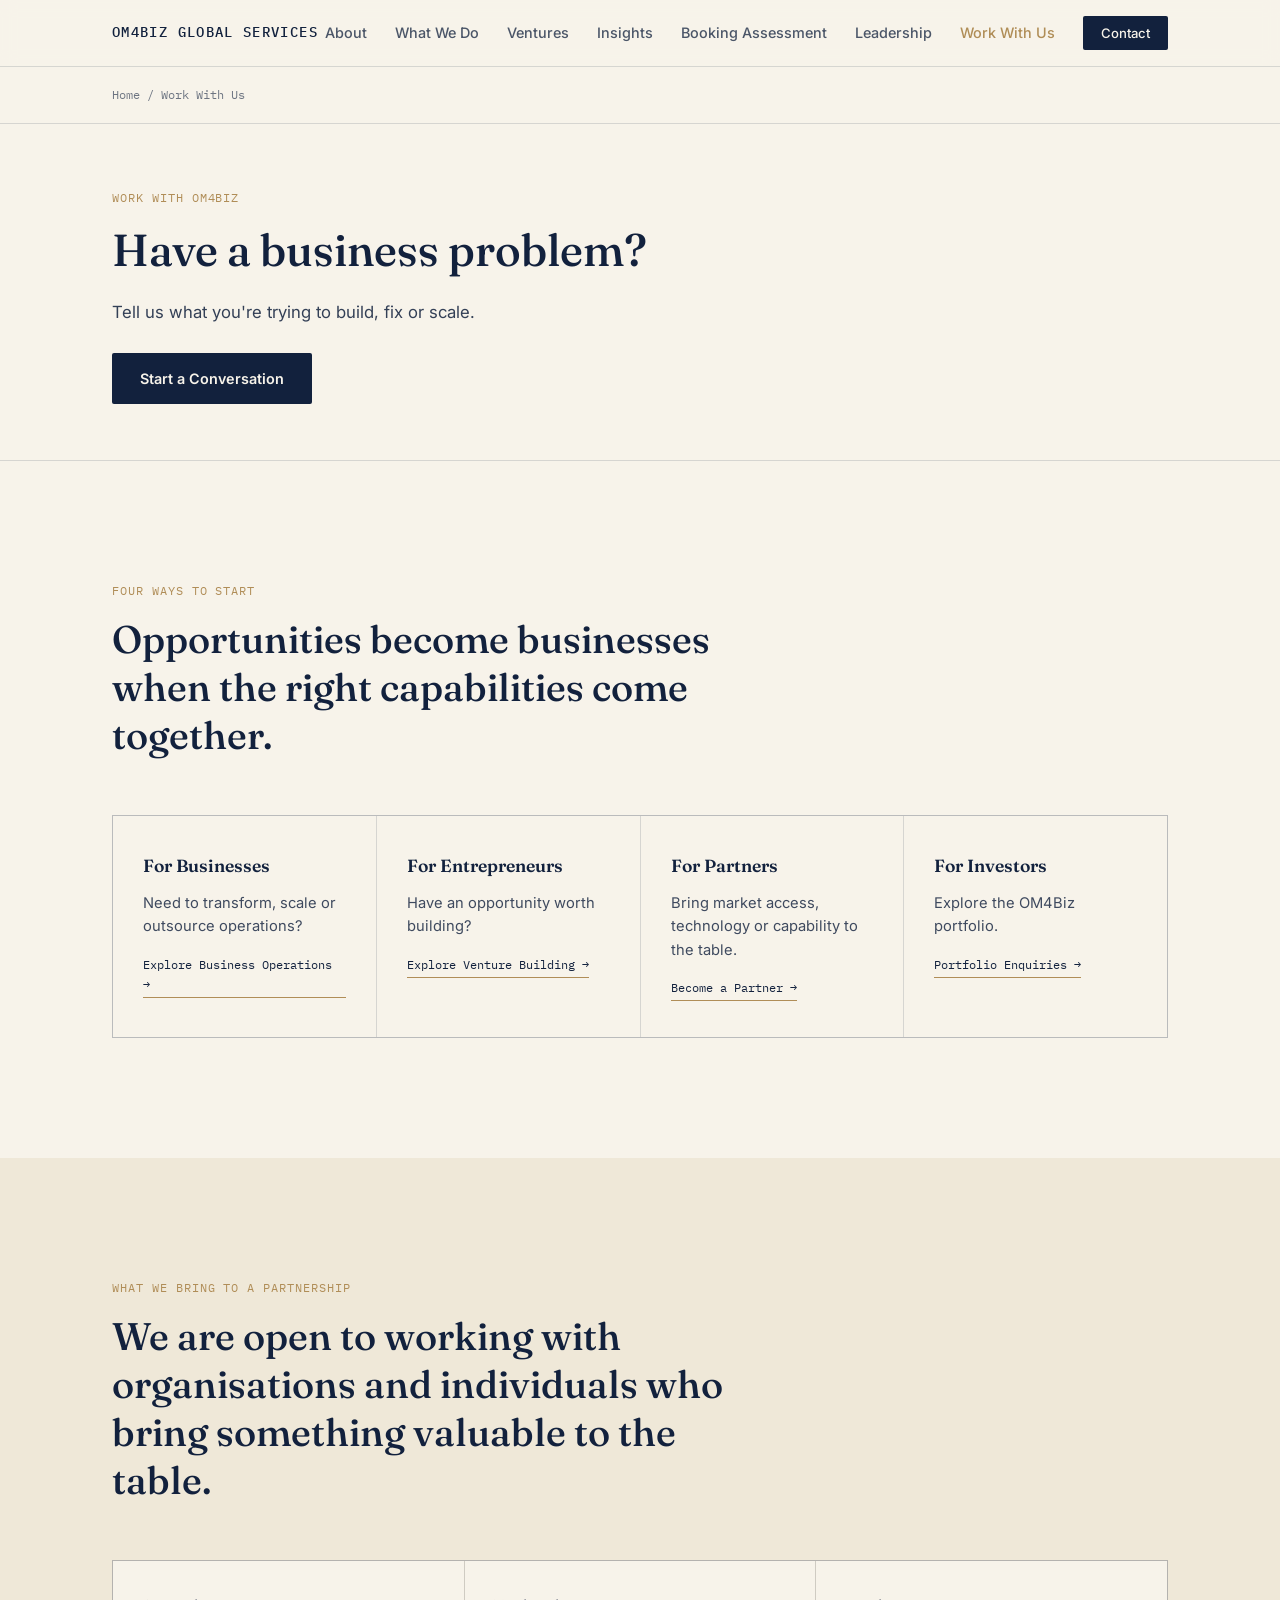
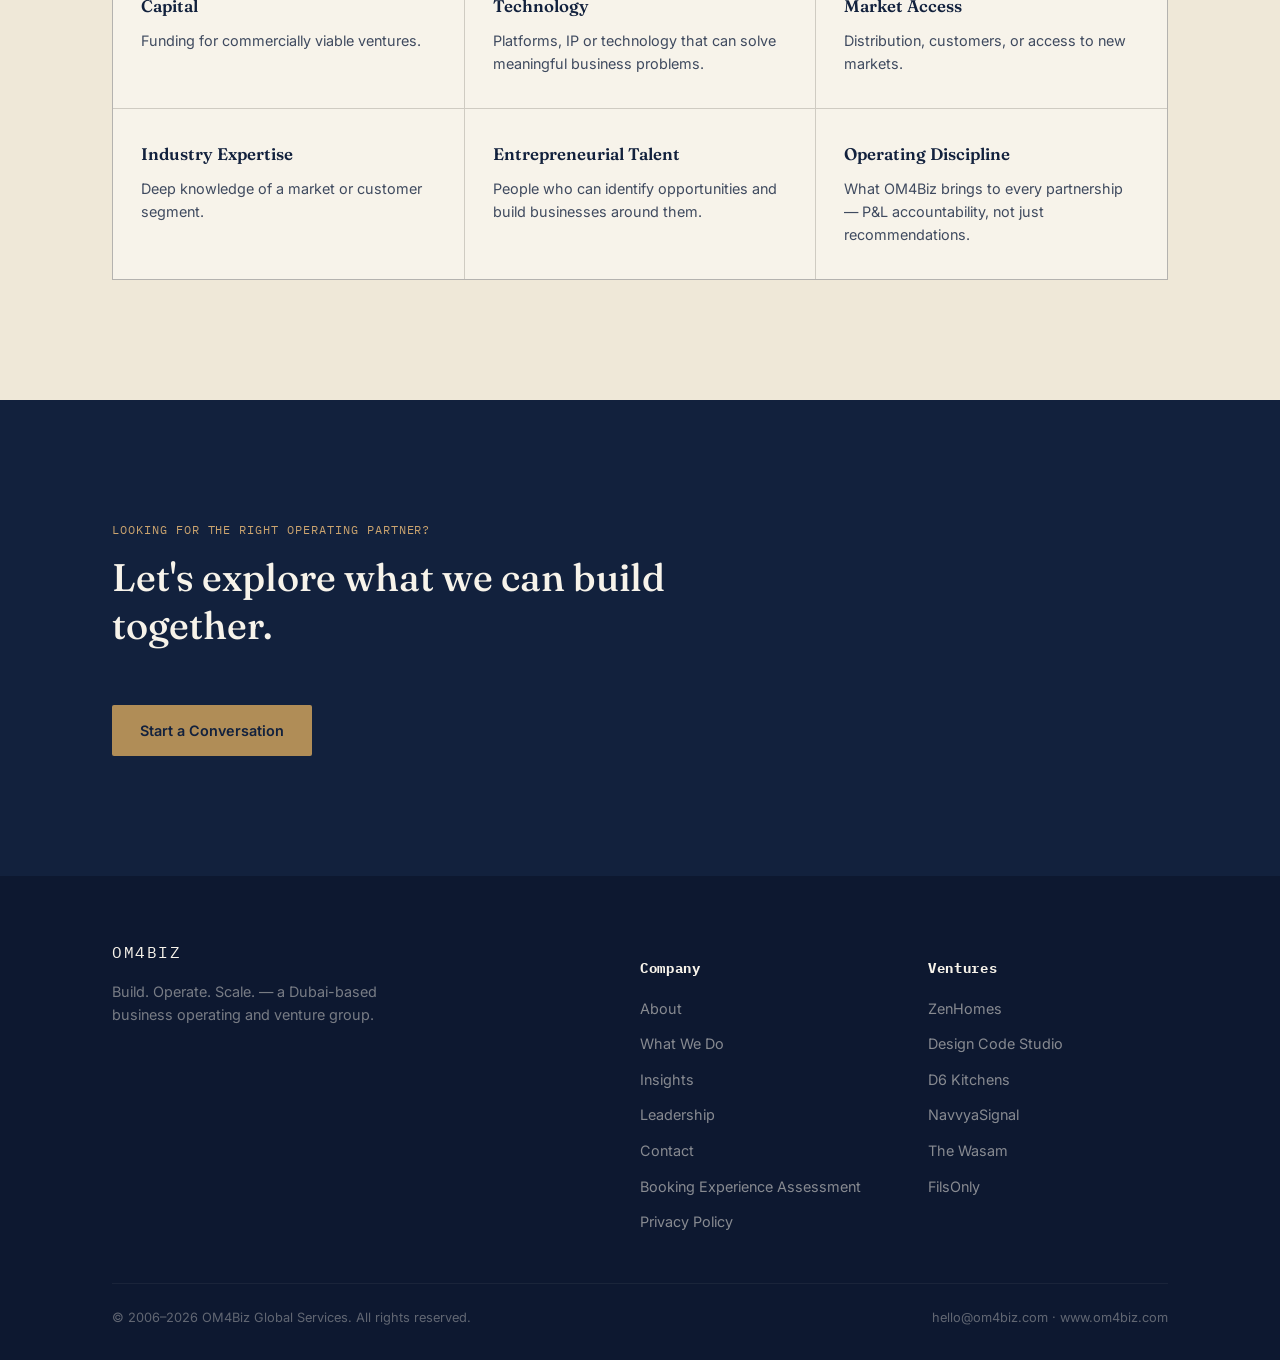
<file: work-with-us/index.html>
<!DOCTYPE html>
<html lang="en">
<head>
<meta charset="UTF-8">
<meta name="viewport" content="width=device-width, initial-scale=1.0">
<title>Work With OM4Biz</title>
<meta name="description" content="Whether you're a business, an entrepreneur, a partner or an investor — four ways to start working with OM4Biz.">
<link rel="canonical" href="https://www.om4biz.com/work-with-us/">
<link rel="alternate" type="application/rss+xml" title="OM4Biz Insights" href="https://www.om4biz.com/feed.xml">
<meta property="og:title" content="Work With OM4Biz">
<meta property="og:description" content="Opportunities become businesses when the right capabilities come together.">
<meta property="og:image" content="https://www.om4biz.com/og-image.png">
<meta property="og:type" content="website">
<meta property="og:url" content="https://www.om4biz.com/work-with-us/">
<meta name="twitter:card" content="summary_large_image">
<link rel="preconnect" href="https://fonts.googleapis.com">
<link rel="preconnect" href="https://fonts.gstatic.com" crossorigin>
<link href="https://fonts.googleapis.com/css2?family=Fraunces:opsz,wght@9..144,400;9..144,500;9..144,600;9..144,700&family=Inter:wght@400;500;600&family=IBM+Plex+Mono:wght@400;500&display=swap" rel="stylesheet">
<link rel="stylesheet" href="/assets/style.css">
<script type="application/ld+json">
{"@context":"https://schema.org","@type":"BreadcrumbList","itemListElement":[{"@type":"ListItem","position":1,"name":"Home","item":"https://www.om4biz.com/"},{"@type":"ListItem","position":2,"name":"Work With Us","item":"https://www.om4biz.com/work-with-us/"}]}
</script>
</head>
<body>

<header class="nav">
  <div class="nav-inner">
    <a class="nav-brand" href="/">OM4BIZ GLOBAL SERVICES</a>
    <ul class="nav-links">
      <li><a href="/about/">About</a></li>
      <li><a href="/what-we-do/">What We Do</a></li>
      <li><a href="/ventures/">Ventures</a></li>
      <li><a href="/insights/">Insights</a></li>
      <li><a href="/booking-assessment/">Booking Assessment</a></li>
      <li><a href="/leadership/">Leadership</a></li>
      <li><a href="/work-with-us/" class="active">Work With Us</a></li>
      <li><a href="/contact/" class="nav-cta">Contact</a></li>
    </ul>
  </div>
</header>

<nav class="breadcrumb"><div class="wrap"><a href="/">Home</a> / Work With Us</div></nav>

<section class="page-hero">
  <div class="wrap">
    <span class="mono">Work with OM4Biz</span>
    <h1>Have a business problem?</h1>
    <p class="lead">Tell us what you're trying to build, fix or scale.</p>
    <div class="cta-row" style="margin-top:28px;">
      <a href="/contact/" class="btn btn-primary">Start a Conversation</a>
    </div>
  </div>
</section>

<section>
  <div class="wrap">
    <div class="section-head reveal">
      <span class="mono">Four ways to start</span>
      <h2>Opportunities become businesses when the right capabilities come together.</h2>
    </div>
    <div class="grid-4 reveal">
      <div class="service-card">
        <h3>For Businesses</h3>
        <p>Need to transform, scale or outsource operations?</p>
        <a class="card-link" href="/business-operations-bpo/">Explore Business Operations →</a>
      </div>
      <div class="service-card">
        <h3>For Entrepreneurs</h3>
        <p>Have an opportunity worth building?</p>
        <a class="card-link" href="/venture-building/">Explore Venture Building →</a>
      </div>
      <div class="service-card">
        <h3>For Partners</h3>
        <p>Bring market access, technology or capability to the table.</p>
        <a class="card-link" href="/contact/">Become a Partner →</a>
      </div>
      <div class="service-card">
        <h3>For Investors</h3>
        <p>Explore the OM4Biz portfolio.</p>
        <a class="card-link" href="/contact/">Portfolio Enquiries →</a>
      </div>
    </div>
  </div>
</section>

<section style="background:var(--paper-dim);">
  <div class="wrap">
    <div class="section-head reveal">
      <span class="mono">What we bring to a partnership</span>
      <h2>We are open to working with organisations and individuals who bring something valuable to the table.</h2>
    </div>
    <div class="why-grid reveal">
      <div class="why-card"><h3>Capital</h3><p>Funding for commercially viable ventures.</p></div>
      <div class="why-card"><h3>Technology</h3><p>Platforms, IP or technology that can solve meaningful business problems.</p></div>
      <div class="why-card"><h3>Market Access</h3><p>Distribution, customers, or access to new markets.</p></div>
      <div class="why-card"><h3>Industry Expertise</h3><p>Deep knowledge of a market or customer segment.</p></div>
      <div class="why-card"><h3>Entrepreneurial Talent</h3><p>People who can identify opportunities and build businesses around them.</p></div>
      <div class="why-card"><h3>Operating Discipline</h3><p>What OM4Biz brings to every partnership — P&L accountability, not just recommendations.</p></div>
    </div>
  </div>
</section>

<section id="contact-section">
  <div class="wrap">
    <div class="section-head reveal">
      <span class="mono">Looking for the right operating partner?</span>
      <h2>Let's explore what we can build together.</h2>
    </div>
    <div class="cta-row reveal">
      <a href="/contact/" class="btn btn-primary" style="background:var(--gold);color:var(--navy);">Start a Conversation</a>
    </div>
  </div>
</section>

<footer>
  <div class="wrap">
    <div class="footer-grid">
      <div>
        <div class="footer-brand">OM4BIZ</div>
        <p style="max-width:320px;font-size:0.9rem;opacity:0.7;">Build. Operate. Scale. — a Dubai-based business operating and venture group.</p>
      </div>
      <div>
        <h4>Company</h4>
        <ul>
          <li><a href="/about/">About</a></li>
          <li><a href="/what-we-do/">What We Do</a></li>
          <li><a href="/insights/">Insights</a></li>
          <li><a href="/leadership/">Leadership</a></li>
          <li><a href="/contact/">Contact</a></li>
          <li><a href="/booking-assessment/">Booking Experience Assessment</a></li>
          <li><a href="/privacy-policy/">Privacy Policy</a></li>
        </ul>
      </div>
      <div>
        <h4>Ventures</h4>
        <ul>
          <li><a href="https://zenhomesglobal.com" target="_blank" rel="noopener">ZenHomes</a></li>
          <li><a href="https://designcode.ae" target="_blank" rel="noopener">Design Code Studio</a></li>
          <li><a href="https://d6kitchens.com" target="_blank" rel="noopener">D6 Kitchens</a></li>
          <li><a href="https://navvyasignal.com" target="_blank" rel="noopener">NavvyaSignal</a></li>
          <li><a href="https://thewasam.com" target="_blank" rel="noopener">The Wasam</a></li>
          <li><a href="https://www.filsonly.com" target="_blank" rel="noopener">FilsOnly</a></li>
        </ul>
      </div>
    </div>
    <div class="footer-bottom">
      <span>© 2006–2026 OM4Biz Global Services. All rights reserved.</span>
      <span>hello@om4biz.com · www.om4biz.com</span>
    </div>
  </div>
</footer>

<script src="/assets/reveal.js"></script>
</body>
</html>
</file>
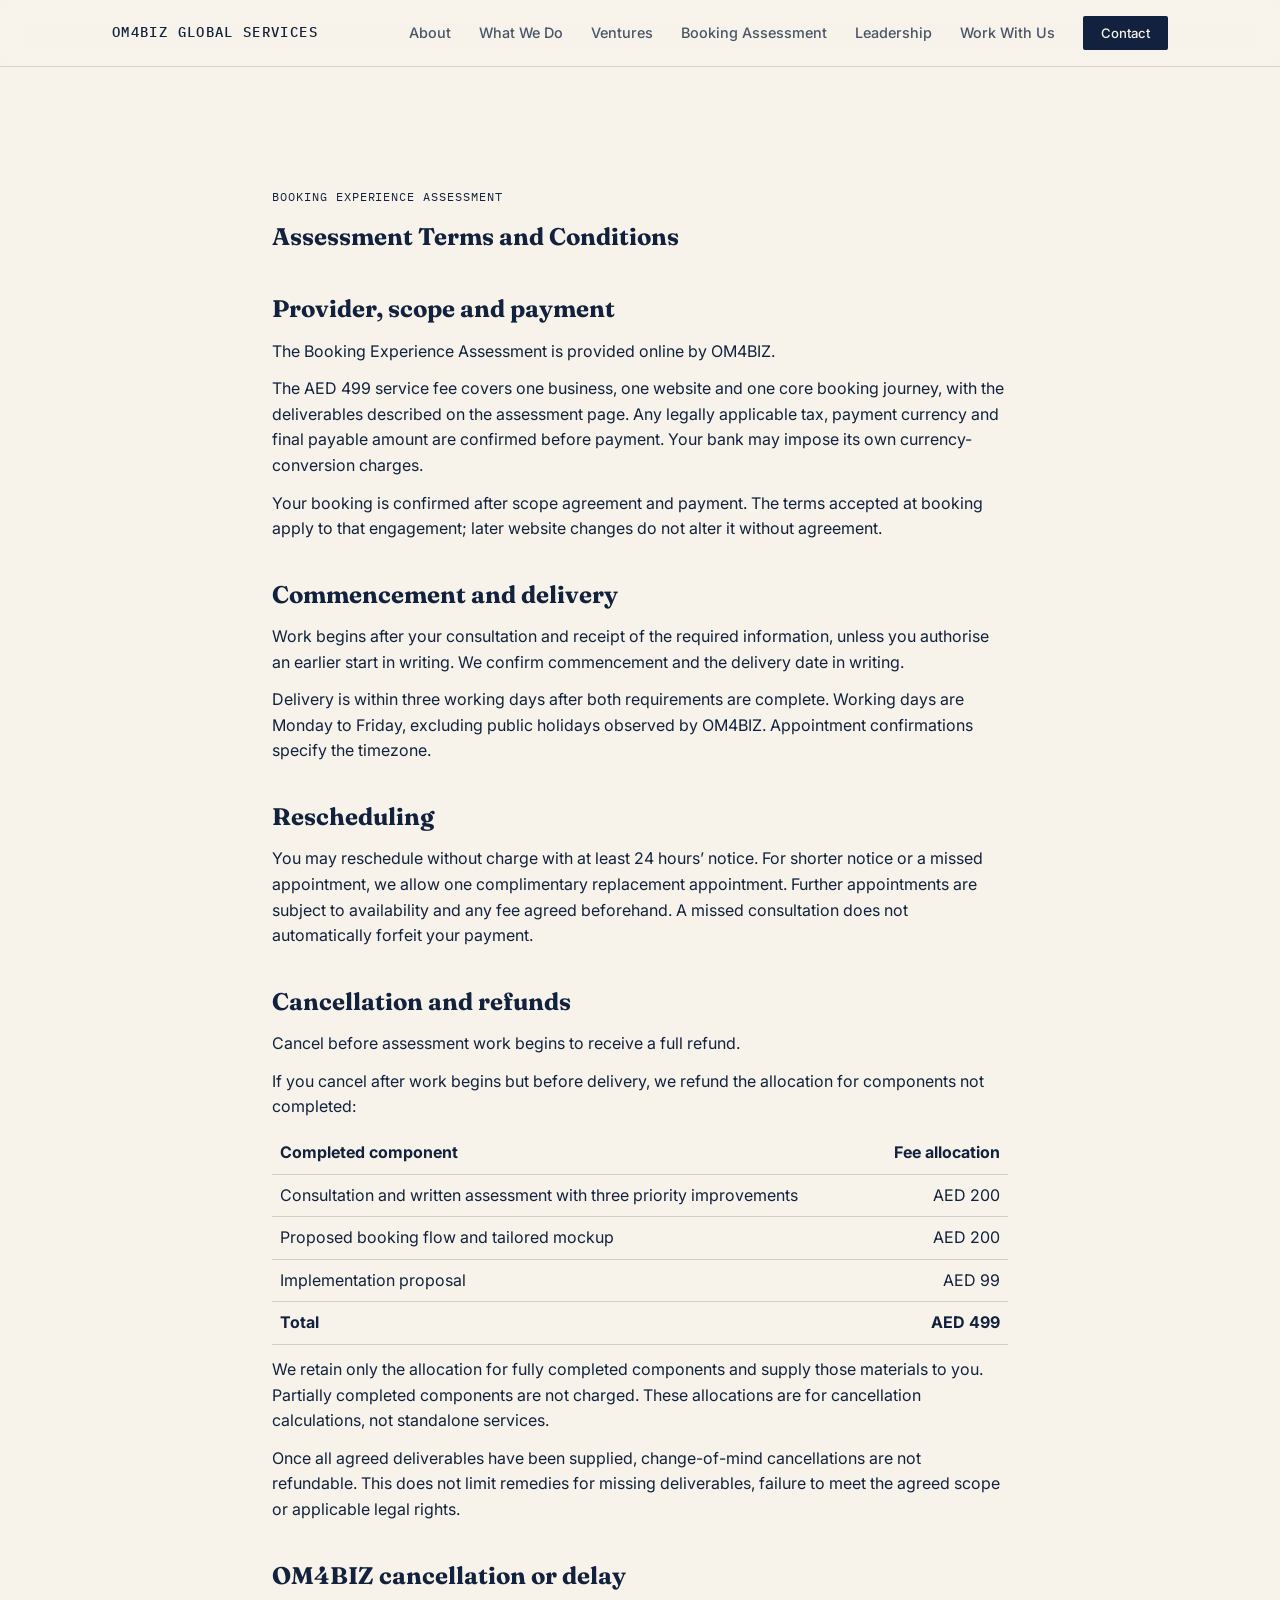
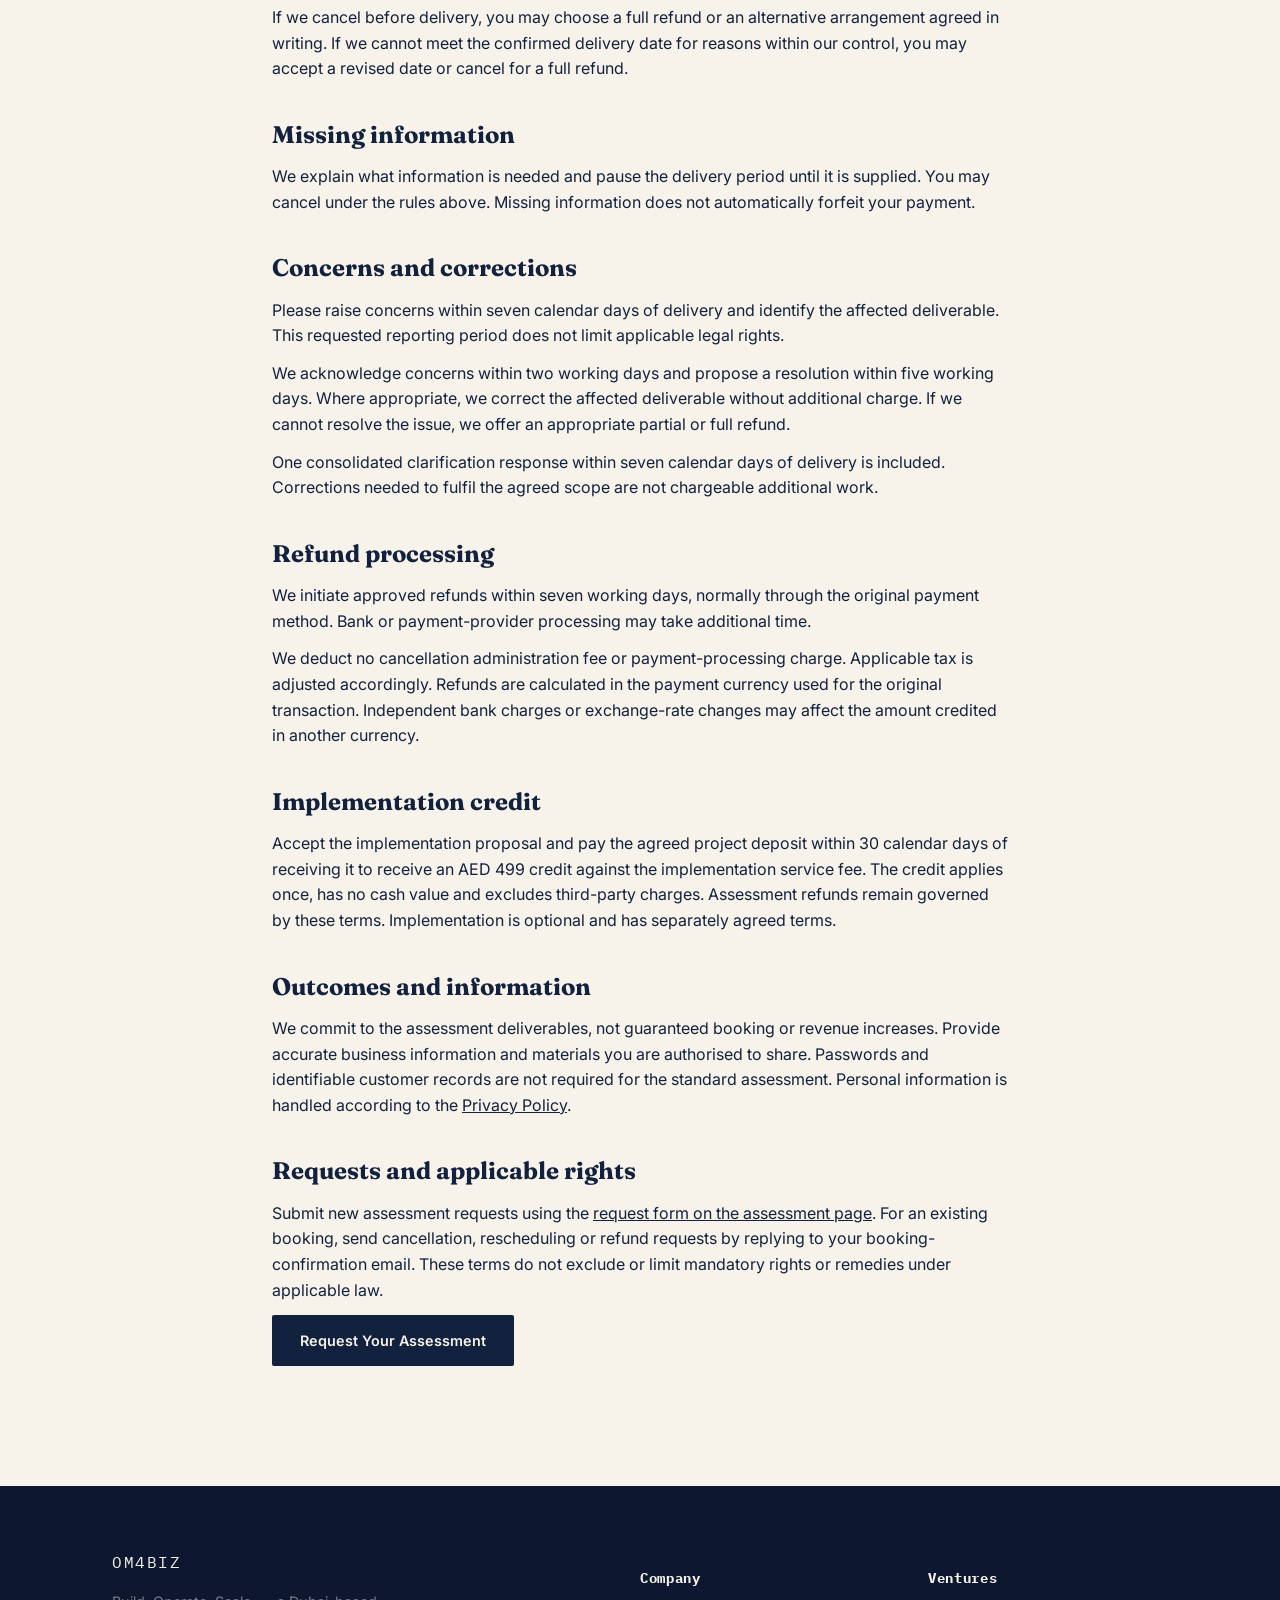
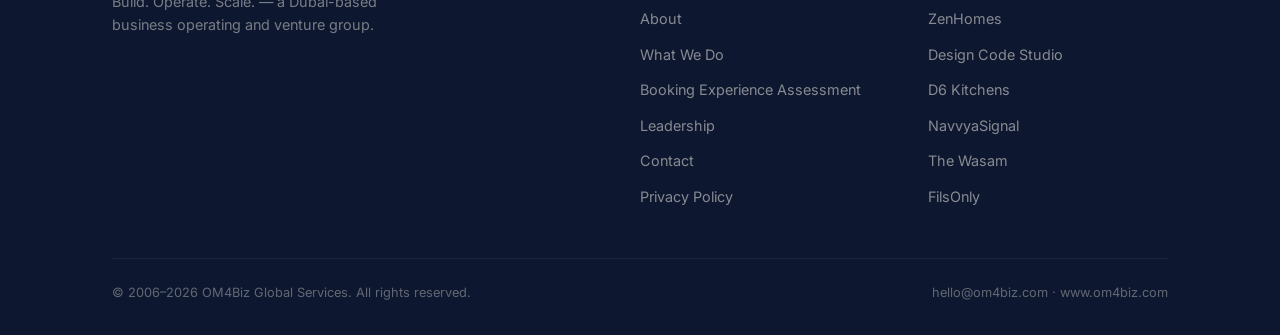
<file: booking-assessment/terms/index.html>
<!DOCTYPE html>
<html lang="en">
<head>
<meta charset="UTF-8">
<meta name="viewport" content="width=device-width, initial-scale=1.0">
<title>Assessment Terms and Conditions | OM4BIZ</title>
<meta name="description" content="Terms and conditions for the OM4BIZ Booking Experience Assessment: scope, delivery, rescheduling, cancellation and refunds.">
<link rel="canonical" href="https://www.om4biz.com/booking-assessment/terms/">
<meta property="og:image" content="https://www.om4biz.com/og-image.png">
<meta property="og:type" content="website">
<meta property="og:url" content="https://www.om4biz.com/booking-assessment/terms/">
<meta name="twitter:card" content="summary_large_image">
<link rel="preconnect" href="https://fonts.googleapis.com">
<link rel="preconnect" href="https://fonts.gstatic.com" crossorigin>
<link href="https://fonts.googleapis.com/css2?family=Fraunces:opsz,wght@9..144,400;9..144,500;9..144,600;9..144,700&family=Inter:wght@400;500;600&family=IBM+Plex+Mono:wght@400;500&display=swap" rel="stylesheet">
<link rel="stylesheet" href="/assets/style.css">
<style>.terms h2{margin:34px 0 10px;font-size:1.5rem}.terms p{margin:0 0 12px}.terms td:last-child,.terms th:last-child{text-align:right!important}</style>
</head>
<body>
<header class="nav">
  <div class="nav-inner">
    <a class="nav-brand" href="/">OM4BIZ GLOBAL SERVICES</a>
    <ul class="nav-links">
      <li><a href="/about/">About</a></li>
      <li><a href="/what-we-do/">What We Do</a></li>
      <li><a href="/ventures/">Ventures</a></li>
      <li><a href="/booking-assessment/">Booking Assessment</a></li>
      <li><a href="/leadership/">Leadership</a></li>
      <li><a href="/work-with-us/">Work With Us</a></li>
      <li><a href="/contact/" class="nav-cta">Contact</a></li>
    </ul>
  </div>
</header>
<section><div class="wrap terms" style="max-width:800px">

<p class="mono">Booking Experience Assessment</p>
<h1>Assessment Terms and Conditions</h1>

<h2>Provider, scope and payment</h2>
<p>The Booking Experience Assessment is provided online by OM4BIZ.</p>
<p>The AED 499 service fee covers one business, one website and one core booking journey, with the deliverables described on the assessment page. Any legally applicable tax, payment currency and final payable amount are confirmed before payment. Your bank may impose its own currency-conversion charges.</p>
<p>Your booking is confirmed after scope agreement and payment. The terms accepted at booking apply to that engagement; later website changes do not alter it without agreement.</p>

<h2>Commencement and delivery</h2>
<p>Work begins after your consultation and receipt of the required information, unless you authorise an earlier start in writing. We confirm commencement and the delivery date in writing.</p>
<p>Delivery is within three working days after both requirements are complete. Working days are Monday to Friday, excluding public holidays observed by OM4BIZ. Appointment confirmations specify the timezone.</p>

<h2>Rescheduling</h2>
<p>You may reschedule without charge with at least 24 hours’ notice. For shorter notice or a missed appointment, we allow one complimentary replacement appointment. Further appointments are subject to availability and any fee agreed beforehand. A missed consultation does not automatically forfeit your payment.</p>

<h2>Cancellation and refunds</h2>
<p>Cancel before assessment work begins to receive a full refund.</p>
<p>If you cancel after work begins but before delivery, we refund the allocation for components not completed:</p>
<table style="width:100%;border-collapse:collapse;margin:12px 0">
<thead><tr><th style="padding:8px;border-bottom:1px solid rgba(0,0,0,.15);text-align:left">Completed component</th><th style="padding:8px;border-bottom:1px solid rgba(0,0,0,.15);text-align:left">Fee allocation</th></tr></thead>
<tbody>
<tr><td style="padding:8px;border-bottom:1px solid rgba(0,0,0,.15);text-align:left">Consultation and written assessment with three priority improvements</td><td style="padding:8px;border-bottom:1px solid rgba(0,0,0,.15);text-align:left">AED 200</td></tr>
<tr><td style="padding:8px;border-bottom:1px solid rgba(0,0,0,.15);text-align:left">Proposed booking flow and tailored mockup</td><td style="padding:8px;border-bottom:1px solid rgba(0,0,0,.15);text-align:left">AED 200</td></tr>
<tr><td style="padding:8px;border-bottom:1px solid rgba(0,0,0,.15);text-align:left">Implementation proposal</td><td style="padding:8px;border-bottom:1px solid rgba(0,0,0,.15);text-align:left">AED 99</td></tr>
<tr><td style="padding:8px;border-bottom:1px solid rgba(0,0,0,.15);text-align:left"><strong>Total</strong></td><td style="padding:8px;border-bottom:1px solid rgba(0,0,0,.15);text-align:left"><strong>AED 499</strong></td></tr>
</tbody></table>
<p>We retain only the allocation for fully completed components and supply those materials to you. Partially completed components are not charged. These allocations are for cancellation calculations, not standalone services.</p>
<p>Once all agreed deliverables have been supplied, change-of-mind cancellations are not refundable. This does not limit remedies for missing deliverables, failure to meet the agreed scope or applicable legal rights.</p>

<h2>OM4BIZ cancellation or delay</h2>
<p>If we cancel before delivery, you may choose a full refund or an alternative arrangement agreed in writing. If we cannot meet the confirmed delivery date for reasons within our control, you may accept a revised date or cancel for a full refund.</p>

<h2>Missing information</h2>
<p>We explain what information is needed and pause the delivery period until it is supplied. You may cancel under the rules above. Missing information does not automatically forfeit your payment.</p>

<h2>Concerns and corrections</h2>
<p>Please raise concerns within seven calendar days of delivery and identify the affected deliverable. This requested reporting period does not limit applicable legal rights.</p>
<p>We acknowledge concerns within two working days and propose a resolution within five working days. Where appropriate, we correct the affected deliverable without additional charge. If we cannot resolve the issue, we offer an appropriate partial or full refund.</p>
<p>One consolidated clarification response within seven calendar days of delivery is included. Corrections needed to fulfil the agreed scope are not chargeable additional work.</p>

<h2>Refund processing</h2>
<p>We initiate approved refunds within seven working days, normally through the original payment method. Bank or payment-provider processing may take additional time.</p>
<p>We deduct no cancellation administration fee or payment-processing charge. Applicable tax is adjusted accordingly. Refunds are calculated in the payment currency used for the original transaction. Independent bank charges or exchange-rate changes may affect the amount credited in another currency.</p>

<h2>Implementation credit</h2>
<p>Accept the implementation proposal and pay the agreed project deposit within 30 calendar days of receiving it to receive an AED 499 credit against the implementation service fee. The credit applies once, has no cash value and excludes third-party charges. Assessment refunds remain governed by these terms. Implementation is optional and has separately agreed terms.</p>

<h2>Outcomes and information</h2>
<p>We commit to the assessment deliverables, not guaranteed booking or revenue increases. Provide accurate business information and materials you are authorised to share. Passwords and identifiable customer records are not required for the standard assessment. Personal information is handled according to the <a href="/privacy-policy/">Privacy Policy</a>.</p>

<h2>Requests and applicable rights</h2>
<p>Submit new assessment requests using the <a href="/booking-assessment/#request">request form on the assessment page</a>. For an existing booking, send cancellation, rescheduling or refund requests by replying to your booking-confirmation email. These terms do not exclude or limit mandatory rights or remedies under applicable law.</p>
<div><a class="btn btn-primary" href="/booking-assessment/#request">Request Your Assessment</a></div>

</div></section>
<footer>
  <div class="wrap">
    <div class="footer-grid">
      <div>
        <div class="footer-brand">OM4BIZ</div>
        <p style="max-width:320px;font-size:0.9rem;opacity:0.7;">Build. Operate. Scale. — a Dubai-based business operating and venture group.</p>
      </div>
      <div>
        <h4>Company</h4>
        <ul>
          <li><a href="/about/">About</a></li>
          <li><a href="/what-we-do/">What We Do</a></li>
          <li><a href="/booking-assessment/">Booking Experience Assessment</a></li>
          <li><a href="/leadership/">Leadership</a></li>
          <li><a href="/contact/">Contact</a></li>
          <li><a href="/privacy-policy/">Privacy Policy</a></li>
        </ul>
      </div>
      <div>
        <h4>Ventures</h4>
        <ul>
          <li><a href="https://zenhomesglobal.com" target="_blank" rel="noopener">ZenHomes</a></li>
          <li><a href="https://designcode.ae" target="_blank" rel="noopener">Design Code Studio</a></li>
          <li><a href="https://d6kitchens.com" target="_blank" rel="noopener">D6 Kitchens</a></li>
          <li><a href="https://navvyasignal.com" target="_blank" rel="noopener">NavvyaSignal</a></li>
          <li><a href="https://thewasam.com" target="_blank" rel="noopener">The Wasam</a></li>
          <li><a href="https://www.filsonly.com" target="_blank" rel="noopener">FilsOnly</a></li>
        </ul>
      </div>
    </div>
    <div class="footer-bottom">
      <span>© 2006–2026 OM4Biz Global Services. All rights reserved.</span>
      <span>hello@om4biz.com · www.om4biz.com</span>
    </div>
  </div>
</footer>
</body>
</html>
</file>
<file: assets/style.css>
:root{
  --navy:#12213D;
  --navy-soft:#1c3057;
  --gold:#B08D57;
  --gold-soft:#cba46f;
  --paper:#F7F3EA;
  --paper-dim:#efe8d8;
  --ink:#1a1a1a;
  --line:rgba(18,33,61,0.14);
}
*{box-sizing:border-box;}
html{scroll-behavior:smooth;}
body{
  margin:0;
  background:var(--paper);
  color:var(--navy);
  font-family:'Inter',sans-serif;
  font-size:16px;
  line-height:1.6;
}
h1,h2,h3{
  font-family:'Fraunces',serif;
  color:var(--navy);
  margin:0;
}
.mono{
  font-family:'IBM Plex Mono',monospace;
  letter-spacing:0.08em;
  text-transform:uppercase;
  font-size:0.75rem;
}
a{color:inherit;}
.wrap{max-width:1120px;margin:0 auto;padding:0 32px;}
section{padding:120px 0;}

header.nav{
  position:sticky;top:0;z-index:50;
  background:rgba(247,243,234,0.92);
  backdrop-filter:blur(8px);
  border-bottom:1px solid var(--line);
}
.nav-inner{
  max-width:1120px;margin:0 auto;padding:20px 32px;
  display:flex;align-items:center;justify-content:space-between;
}
.nav-brand{font-family:'IBM Plex Mono',monospace;font-weight:500;letter-spacing:0.1em;font-size:0.85rem;text-decoration:none;}
.nav-links{display:flex;gap:28px;list-style:none;margin:0;padding:0;align-items:center;}
.nav-links a{text-decoration:none;font-size:0.9rem;font-weight:500;color:var(--navy);opacity:0.75;transition:opacity .2s;}
.nav-links a:hover,.nav-links a.active{opacity:1;color:var(--gold);}
.nav-links a.nav-cta{
  opacity:1;background:var(--navy);color:var(--paper);padding:9px 18px;border-radius:2px;font-size:0.82rem;
}
.nav-links a.nav-cta:hover{background:var(--gold);color:var(--navy);}

/* Breadcrumb */
.breadcrumb{padding:18px 0;border-bottom:1px solid var(--line);}
.breadcrumb .wrap{font-family:'IBM Plex Mono',monospace;font-size:0.78rem;opacity:0.6;}
.breadcrumb a{text-decoration:none;}
.breadcrumb a:hover{color:var(--gold);}

/* Homepage hero */
.hero{padding-top:100px;padding-bottom:80px;}
.eyebrow{color:var(--gold);font-weight:600;margin-bottom:20px;display:flex;gap:10px;align-items:center;}
.eyebrow::before{content:"";width:28px;height:1px;background:var(--gold);display:inline-block;}
.hero h1{font-size:clamp(2.4rem,4.5vw,3.6rem);font-weight:500;line-height:1.15;max-width:820px;}
.hero h1 em{font-style:italic;color:var(--gold);}
.hero p.lead{max-width:640px;margin:28px 0 40px;font-size:1.05rem;opacity:0.85;}

/* Subpage hero (smaller) */
.page-hero{padding:64px 0 56px;border-bottom:1px solid var(--line);}
.page-hero .mono{color:var(--gold);display:block;margin-bottom:16px;}
.page-hero h1{font-size:clamp(2rem,4vw,2.8rem);font-weight:500;line-height:1.2;max-width:760px;}
.page-hero p.lead{max-width:640px;margin:22px 0 0;font-size:1.05rem;opacity:0.85;}

.cta-row{display:flex;gap:18px;flex-wrap:wrap;}
.btn{
  display:inline-block;padding:14px 28px;border-radius:2px;
  font-weight:600;font-size:0.9rem;text-decoration:none;
  transition:all .2s;
}
.btn-primary{background:var(--navy);color:var(--paper);}
.btn-primary:hover{background:var(--gold);color:var(--navy);}
.btn-outline{border:1px solid var(--navy);color:var(--navy);}
.btn-outline:hover{border-color:var(--gold);color:var(--gold);}

.stat-row{
  display:grid;grid-template-columns:repeat(4,1fr);
  border-top:1px solid var(--line);margin-top:80px;padding-top:40px;gap:24px;
}
.stat b{display:block;font-family:'Fraunces',serif;font-size:2.2rem;color:var(--gold);font-weight:600;}
.stat span{font-size:0.85rem;opacity:0.7;}

.section-head{max-width:640px;margin-bottom:56px;}
.section-head .mono{color:var(--gold);margin-bottom:14px;display:block;}
.section-head h2{font-size:clamp(1.8rem,3vw,2.4rem);font-weight:500;line-height:1.25;}

.about-grid{display:grid;grid-template-columns:1.3fr 1fr;gap:64px;align-items:start;}
.about-grid p{opacity:0.85;margin-bottom:18px;}
.snapshot{background:var(--navy);color:var(--paper);padding:36px;border-radius:2px;}
.snapshot dl{margin:0;}
.snapshot .row{display:flex;justify-content:space-between;padding:14px 0;border-bottom:1px solid rgba(247,243,234,0.14);font-size:0.9rem;gap:16px;}
.snapshot .row:last-child{border-bottom:none;}
.snapshot dt{opacity:0.6;flex-shrink:0;}
.snapshot dd{margin:0;text-align:right;color:var(--gold-soft);font-weight:500;max-width:65%;}

/* Why grid */
.why-grid{display:grid;grid-template-columns:repeat(3,1fr);gap:1px;background:var(--line);border:1px solid var(--line);}
.why-card{background:var(--paper);padding:32px 28px;}
.why-card .mono{color:var(--gold);display:block;margin-bottom:10px;}
.why-card h3{font-size:1.05rem;font-weight:600;margin-bottom:10px;}
.why-card p{font-size:0.9rem;opacity:0.8;margin:0;}

.service-grid{display:grid;grid-template-columns:repeat(3,1fr);gap:1px;background:var(--line);border:1px solid var(--line);}
.grid-4{display:grid;grid-template-columns:repeat(4,1fr);gap:1px;background:var(--line);border:1px solid var(--line);}
.grid-2{display:grid;grid-template-columns:repeat(2,1fr);gap:1px;background:var(--line);border:1px solid var(--line);}
.service-card{background:var(--paper);padding:36px 30px;}
.service-card .mono{color:var(--gold);display:block;margin-bottom:12px;}
.service-card h3{font-size:1.1rem;font-weight:600;margin-bottom:12px;}
.service-card p{font-size:0.92rem;opacity:0.8;margin:0;}
.service-card a.card-link{display:inline-block;margin-top:16px;font-family:'IBM Plex Mono',monospace;font-size:0.78rem;text-decoration:none;border-bottom:1px solid var(--gold);padding-bottom:2px;}
.service-card a.card-link:hover{color:var(--gold);}
.subsection-head{margin:80px 0 32px;}
.subsection-head .mono{color:var(--gold);display:block;margin-bottom:12px;}
.subsection-head h3{font-size:1.4rem;font-weight:500;}

/* Ventures / portfolio */
.portfolio-note{max-width:760px;opacity:0.75;margin-bottom:48px;}
.venture{
  display:grid;grid-template-columns:88px 1fr;gap:28px;
  padding:36px 0;border-top:1px solid var(--line);
}
.venture:last-child{border-bottom:1px solid var(--line);}
.venture-mark{
  width:56px;height:56px;border-radius:2px;background:var(--navy);color:var(--gold-soft);
  display:flex;align-items:center;justify-content:center;font-family:'Fraunces',serif;font-size:1.3rem;font-weight:600;
}
.venture .sector{color:var(--gold);display:block;margin-bottom:8px;}
.venture h3{font-size:1.3rem;font-weight:600;margin-bottom:10px;display:inline-block;}
.venture .status{
  font-family:'IBM Plex Mono',monospace;font-size:0.68rem;letter-spacing:0.08em;text-transform:uppercase;
  color:var(--gold);border:1px solid var(--gold);border-radius:20px;padding:3px 10px;margin-left:12px;vertical-align:middle;
}
.venture p{opacity:0.82;margin:0 0 10px;max-width:640px;}
.venture a.ext{
  font-family:'IBM Plex Mono',monospace;font-size:0.82rem;color:var(--navy);
  text-decoration:none;border-bottom:1px solid var(--gold);padding-bottom:2px;
}
.venture a.ext:hover{color:var(--gold);}
.venture-close{margin-top:48px;padding-top:40px;border-top:1px solid var(--line);text-align:center;}
.venture-close p.big{font-family:'Fraunces',serif;font-size:1.3rem;margin-bottom:16px;}
.venture-close .tag-cloud{justify-content:center;}

/* Case study */
.case-study{background:var(--navy-soft);color:var(--paper);border-radius:2px;padding:44px;margin-top:64px;}
.case-study .mono{color:var(--gold-soft);display:block;margin-bottom:10px;}
.case-study h3{color:var(--paper);font-size:1.5rem;margin-bottom:24px;}
.case-grid{display:grid;grid-template-columns:repeat(3,1fr);gap:32px;}
.case-grid .lbl{font-family:'IBM Plex Mono',monospace;font-size:0.72rem;letter-spacing:0.08em;text-transform:uppercase;color:var(--gold-soft);display:block;margin-bottom:8px;}
.case-grid p{margin:0;opacity:0.88;font-size:0.94rem;}

.tag-cloud{display:flex;flex-wrap:wrap;gap:10px;margin-top:24px;}
.tag-cloud span{
  font-family:'IBM Plex Mono',monospace;font-size:0.78rem;
  border:1px solid var(--line);padding:7px 14px;border-radius:20px;opacity:0.8;
}

/* Leadership / timeline */
.lead-grid{display:grid;grid-template-columns:1fr 1.4fr;gap:64px;align-items:start;}
.lead-card{background:var(--navy);color:var(--paper);padding:40px;border-radius:2px;text-align:center;}
.avatar-placeholder{
  width:104px;height:104px;border-radius:50%;margin:0 auto 20px;
  background:linear-gradient(145deg,var(--gold-soft),var(--gold));
  display:flex;align-items:center;justify-content:center;
  font-family:'Fraunces',serif;font-size:2rem;font-weight:600;color:var(--navy);
}
.lead-card .mono{color:var(--gold-soft);display:block;margin-bottom:6px;}
.lead-card h3{color:var(--paper);font-size:1.3rem;margin-bottom:4px;}
.lead-card p.role{opacity:0.7;font-size:0.9rem;margin-bottom:26px;}
.lead-card .companies{display:flex;flex-wrap:wrap;gap:8px 16px;font-size:0.78rem;font-family:'IBM Plex Mono',monospace;opacity:0.65;justify-content:center;}
blockquote{
  font-family:'Fraunces',serif;font-style:italic;font-size:1.4rem;
  color:var(--navy);border-left:3px solid var(--gold);padding-left:24px;margin:32px 0;
}
.signoff{font-family:'IBM Plex Mono',monospace;letter-spacing:0.1em;text-transform:uppercase;font-size:0.85rem;color:var(--gold);margin-top:28px;}

.timeline{margin-top:32px;}
.timeline-row{display:grid;grid-template-columns:200px 1fr;gap:24px;padding:22px 0;border-top:1px solid var(--line);}
.timeline-row:last-child{border-bottom:1px solid var(--line);}
.timeline-row .company{font-family:'IBM Plex Mono',monospace;font-weight:500;font-size:0.85rem;color:var(--gold);line-height:1.5;}
.timeline-row .company .when{display:block;font-family:'Inter',sans-serif;font-weight:400;text-transform:none;letter-spacing:0;opacity:0.55;font-size:0.78rem;margin-top:6px;}
.timeline-row .detail{opacity:0.85;font-size:0.92rem;}
.timeline-row .detail b{color:var(--navy);}
.timeline-row .detail ul{margin:10px 0 0;padding-left:18px;}
.timeline-row .detail li{margin-bottom:5px;}
@media (max-width:860px){.timeline-row{grid-template-columns:1fr;gap:6px;}}

/* Updates */
.rss-link{font-family:'IBM Plex Mono',monospace;font-size:0.82rem;color:var(--navy);text-decoration:none;border-bottom:1px solid var(--gold);padding-bottom:2px;}
.rss-link:hover{color:var(--gold);}
.empty-state{max-width:640px;padding:48px 0;opacity:0.8;}
.empty-state a{color:var(--navy);border-bottom:1px solid var(--gold);text-decoration:none;}
.update-list{display:flex;flex-direction:column;}
.update-card{display:grid;grid-template-columns:88px 1fr;gap:28px;padding:36px 0;border-top:1px solid var(--line);}
.update-card:last-child{border-bottom:1px solid var(--line);}
.update-mark{width:56px;height:56px;border-radius:2px;background:var(--navy-soft);background-size:cover;background-position:center;}
.update-meta{color:var(--gold);display:block;margin-bottom:8px;}
.update-card h3{font-size:1.25rem;font-weight:600;margin-bottom:10px;}
.update-card h3 a{color:var(--ink);text-decoration:none;}
.update-card h3 a:hover{color:var(--gold);}
.update-card p{opacity:0.82;margin:0 0 10px;max-width:640px;}
.update-body{opacity:0.9;line-height:1.75;}
.update-body p{margin-bottom:20px;}
@media (max-width:860px){.update-card{grid-template-columns:1fr;gap:10px;}}

/* Contact */
#contact-section{background:var(--navy);color:var(--paper);}
#contact-section .section-head h2{color:var(--paper);}
#contact-section .section-head .mono{color:var(--gold-soft);}
.contact-grid{display:grid;grid-template-columns:1fr 1fr;gap:64px;}
.contact-info p{opacity:0.75;margin-bottom:32px;max-width:420px;}
.contact-row{display:flex;gap:16px;align-items:flex-start;margin-bottom:24px;}
.contact-row .icon{
  width:36px;height:36px;border:1px solid rgba(247,243,234,0.25);border-radius:50%;
  display:flex;align-items:center;justify-content:center;color:var(--gold-soft);font-size:0.85rem;flex-shrink:0;
}
.contact-row .lbl{font-size:0.78rem;opacity:0.55;margin-bottom:2px;}
form{display:flex;flex-direction:column;gap:16px;}
form input, form textarea, form select{
  background:rgba(247,243,234,0.06);border:1px solid rgba(247,243,234,0.2);
  color:var(--paper);padding:14px 16px;border-radius:2px;font-family:'Inter',sans-serif;font-size:0.92rem;width:100%;
}
form select{appearance:none;}
form select option{color:var(--ink);}
form label.field-label{font-size:0.78rem;opacity:0.6;margin-bottom:-8px;}
.check-grid{display:grid;grid-template-columns:1fr 1fr;gap:10px 16px;}
.check-item{display:flex;align-items:center;gap:8px;font-size:0.88rem;opacity:0.85;}
.check-item input{width:auto;padding:0;}
form input::placeholder, form textarea::placeholder{color:rgba(247,243,234,0.4);}
form textarea{min-height:100px;resize:vertical;}
form button{
  background:var(--gold);color:var(--navy);border:none;padding:15px 28px;
  font-weight:600;border-radius:2px;cursor:pointer;font-size:0.9rem;transition:opacity .2s;
}
form button:hover{opacity:0.85;}
.form-note{font-size:0.78rem;opacity:0.5;margin-top:4px;}

footer{background:#0d1830;color:rgba(247,243,234,0.65);padding:64px 0 32px;}
.footer-grid{display:grid;grid-template-columns:2fr 1fr 1fr;gap:48px;margin-bottom:48px;}
footer h4{color:var(--paper);font-size:0.85rem;margin-bottom:16px;font-family:'IBM Plex Mono',monospace;letter-spacing:0.05em;}
footer ul{list-style:none;margin:0;padding:0;display:flex;flex-direction:column;gap:10px;}
footer a{text-decoration:none;font-size:0.9rem;opacity:0.8;}
footer a:hover{opacity:1;color:var(--gold-soft);}
.footer-brand{font-family:'IBM Plex Mono',monospace;color:var(--paper);letter-spacing:0.1em;margin-bottom:14px;}
.footer-bottom{border-top:1px solid rgba(247,243,234,0.1);padding-top:24px;font-size:0.8rem;opacity:0.55;display:flex;justify-content:space-between;flex-wrap:wrap;gap:12px;}

.reveal{opacity:0;transform:translateY(16px);transition:opacity .6s ease, transform .6s ease;}
.reveal.in{opacity:1;transform:translateY(0);}

@media (max-width:860px){
  .nav-links{display:none;}
  .stat-row{grid-template-columns:repeat(2,1fr);}
  .about-grid, .lead-grid, .contact-grid{grid-template-columns:1fr;}
  .service-grid, .grid-4, .grid-2, .why-grid, .case-grid{grid-template-columns:1fr;}
  .footer-grid{grid-template-columns:1fr;}
  .check-grid{grid-template-columns:1fr;}
  section{padding:72px 0;}
}
/* Insights article body */
.update-byline{margin-top:22px;font-size:0.92rem;opacity:0.8;}
.update-byline strong{color:var(--navy);font-weight:600;}
.update-body h2{font-size:1.6rem;font-weight:500;line-height:1.25;margin:52px 0 16px;}
.update-body h3{font-family:'Inter',sans-serif;font-size:1.05rem;font-weight:600;margin:28px 0 8px;}
.update-body ul{margin:0 0 20px 20px;padding:0;}
.update-body li{margin-bottom:10px;}
.update-body .facts{display:grid;grid-template-columns:repeat(3,1fr);gap:24px 28px;background:var(--navy);color:var(--paper);padding:32px;border-radius:2px;margin:8px 0 40px;}
.update-body .facts b{display:block;font-family:'Fraunces',serif;font-size:1.8rem;font-weight:600;line-height:1.1;color:var(--paper);}
.update-body .facts .gold b{color:var(--gold-soft);}
.update-body .facts span{display:block;margin-top:6px;font-size:0.82rem;opacity:0.75;}
.update-body .tbl{overflow-x:auto;margin:22px 0 28px;border:1px solid var(--line);}
.update-body table{border-collapse:collapse;width:100%;min-width:520px;font-size:0.92rem;}
.update-body th,.update-body td{text-align:left;padding:12px 16px;border-bottom:1px solid var(--line);}
.update-body th{font-family:'IBM Plex Mono',monospace;font-size:0.78rem;font-weight:500;background:var(--paper-dim);}
.update-body tr:last-child td{border-bottom:0;}
.update-body td.num{font-family:'IBM Plex Mono',monospace;}
.update-body .note{border-left:3px solid var(--gold);background:var(--paper-dim);padding:20px 24px;margin:28px 0;}
.update-body .note p:last-child{margin:0;}
.update-body .disclaimer{font-size:0.85rem;opacity:0.7;border-top:1px solid var(--line);padding-top:22px;margin-top:44px;}
@media (max-width:860px){.update-body .facts{grid-template-columns:repeat(2,1fr);padding:24px;}}
/* Insights spacing + share bar */
.page-hero.insights-hero{padding:36px 0 40px;}
section.insights-main{padding-top:24px;}
.update-list .update-card:first-child{border-top:0;padding-top:16px;}
.share-bar{display:flex;align-items:center;gap:10px;margin-top:22px;}
.share-label{font-family:'IBM Plex Mono',monospace;font-size:0.78rem;opacity:0.7;margin-right:4px;}
.share-btn{position:relative;display:inline-flex;align-items:center;justify-content:center;width:38px;height:38px;border:1px solid var(--line);border-radius:2px;background:transparent;color:var(--navy);cursor:pointer;transition:background .2s,color .2s,border-color .2s;}
.share-btn svg{width:17px;height:17px;fill:currentColor;}
.share-btn:hover,.share-btn.copied{background:var(--navy);color:var(--paper);border-color:var(--navy);}
.share-btn:focus-visible{outline:2px solid var(--gold);outline-offset:2px;}
.share-copied{position:absolute;left:calc(100% + 10px);white-space:nowrap;font-size:0.8rem;color:var(--navy);}
@media (max-width:860px){section.insights-main{padding-top:16px;}}
</file>
